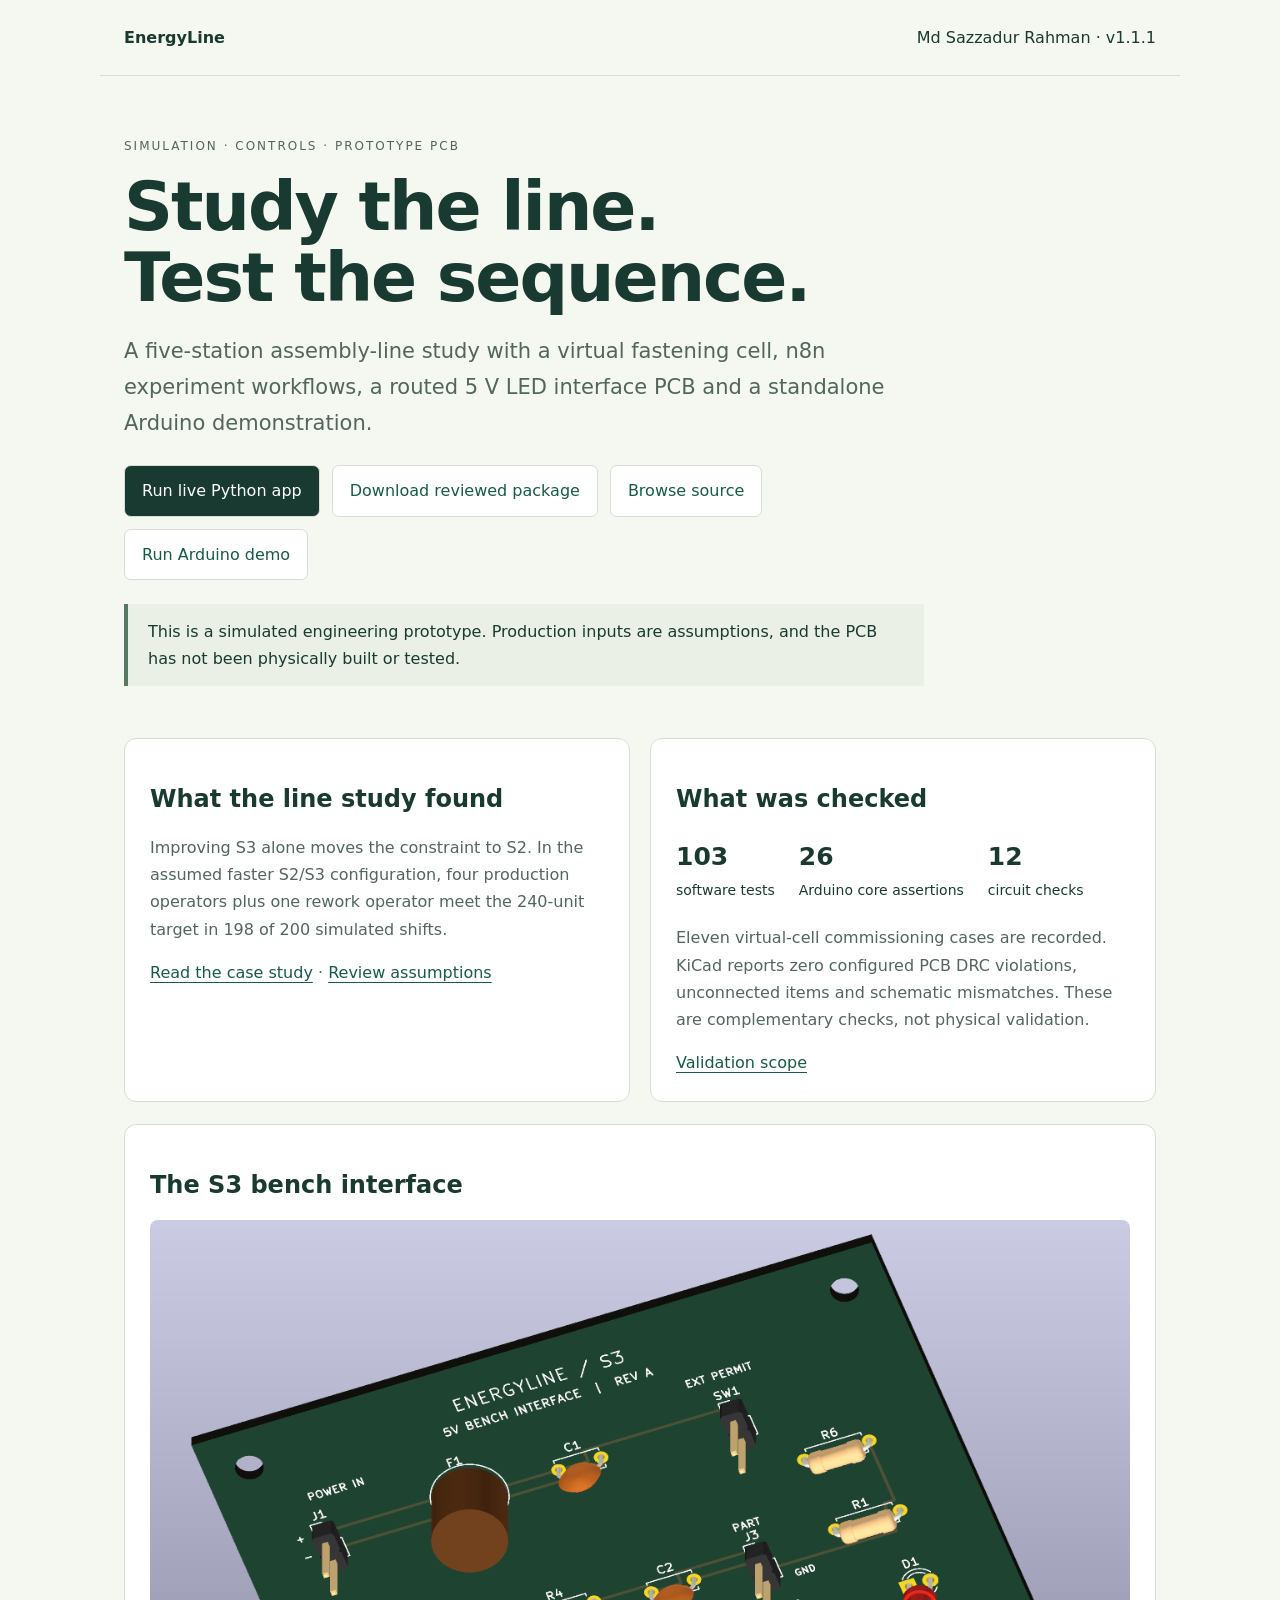
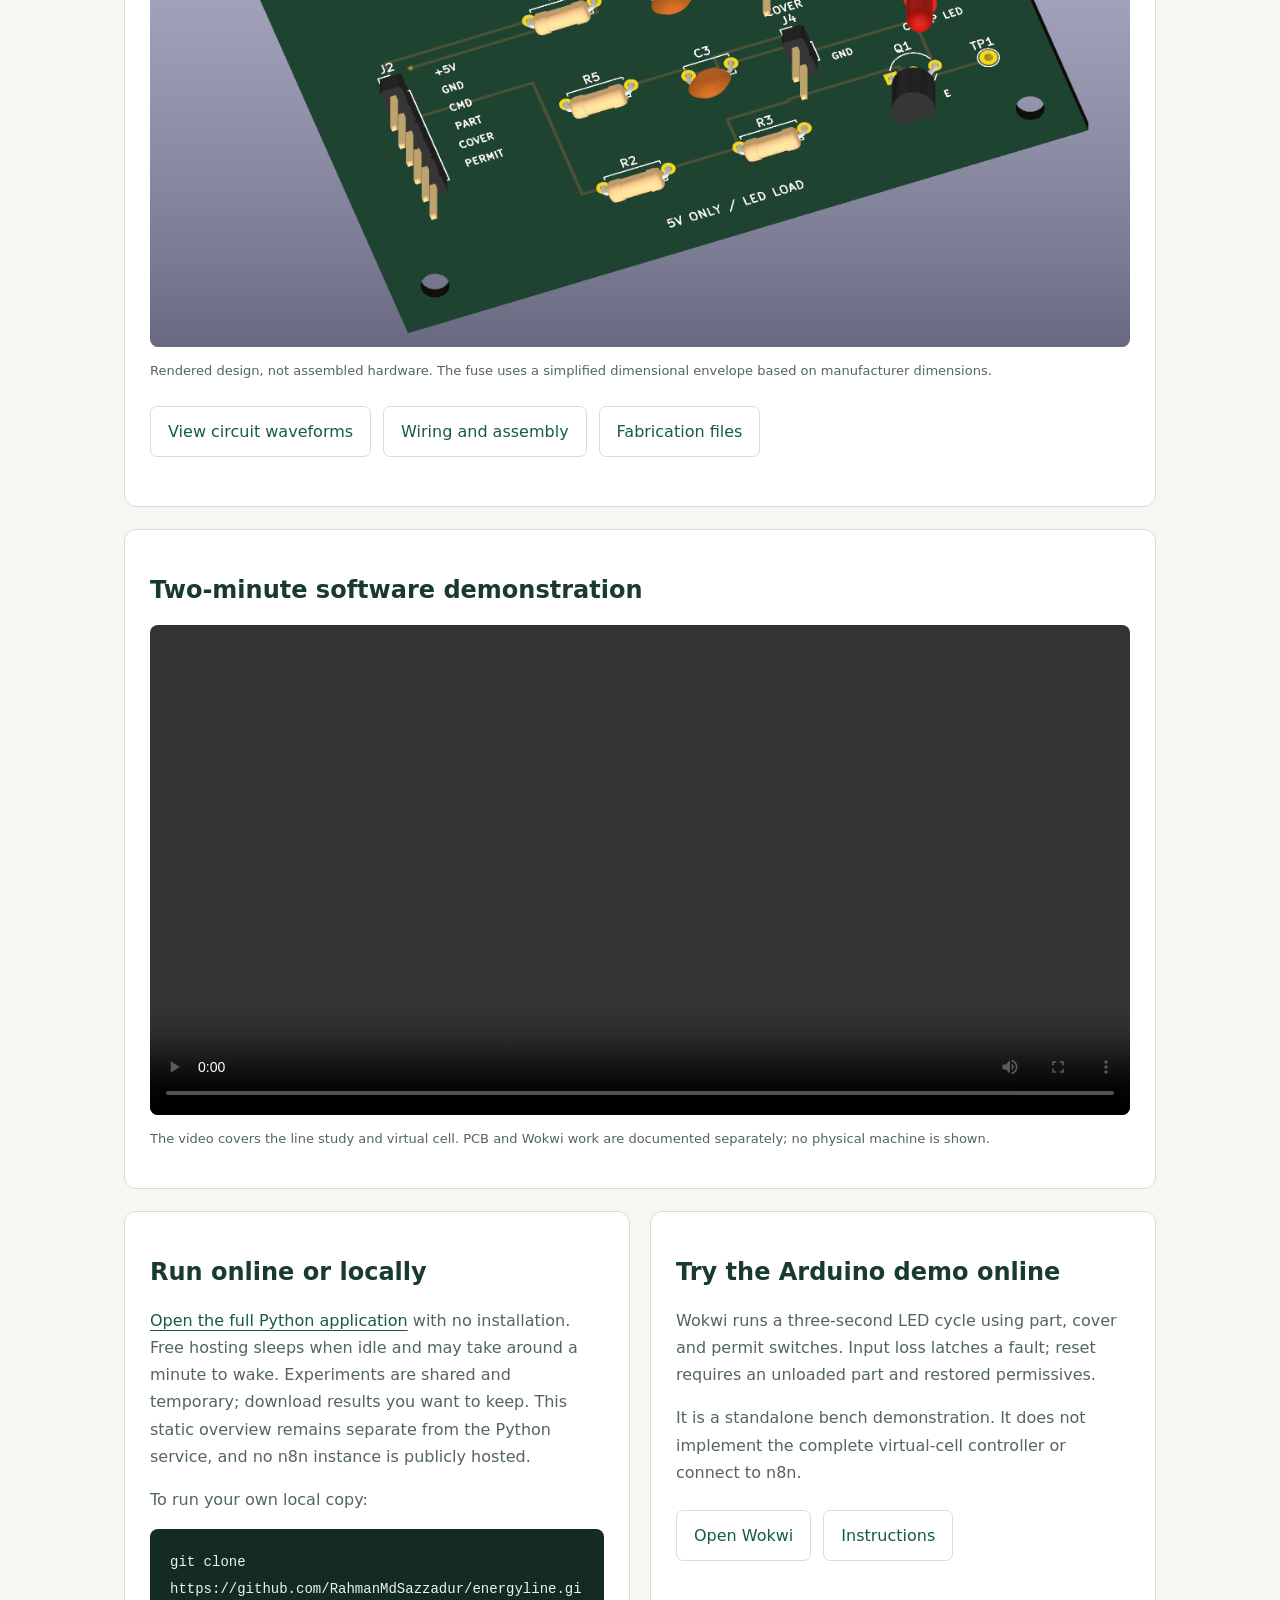
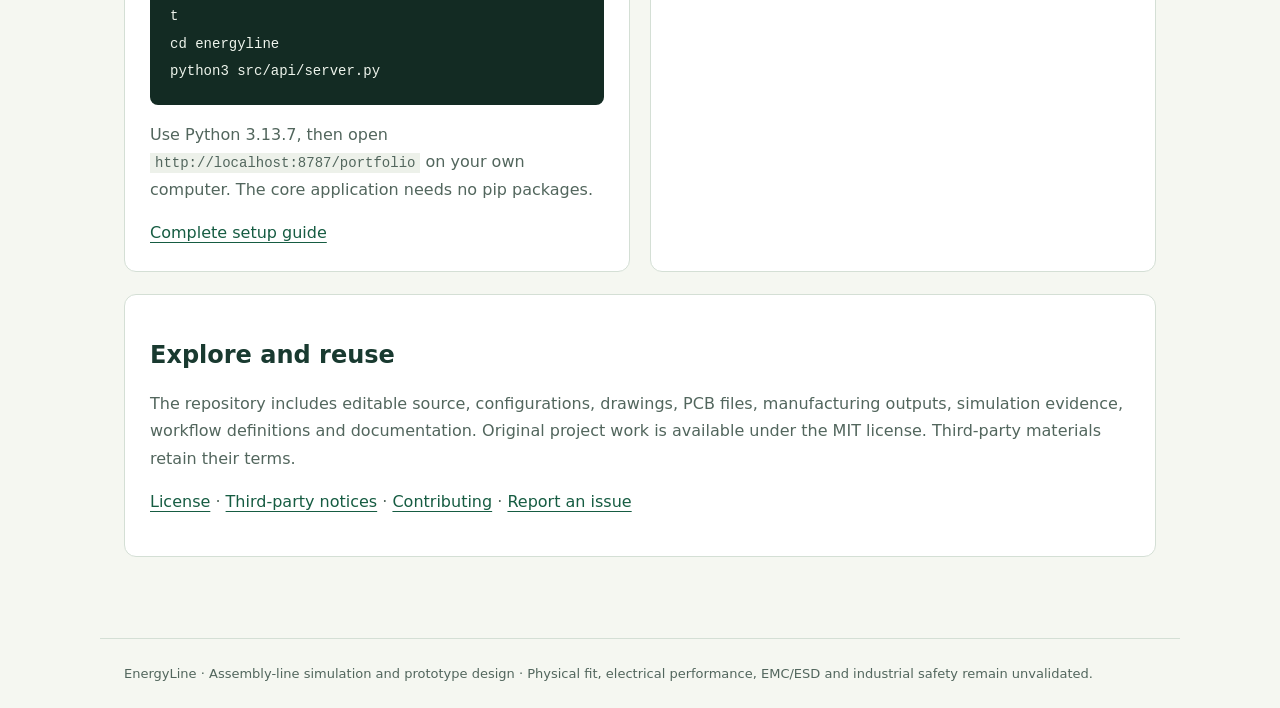
<file: index.html>
<!doctype html>
<html lang="en">
<head><meta charset="utf-8"><meta name="viewport" content="width=device-width,initial-scale=1"><meta name="description" content="EnergyLine: an assembly-line simulation, virtual S3 cell, prototype PCB and Arduino demonstration by Md Sazzadur Rahman."><title>EnergyLine | Simulation and prototype design</title>
<style>:root{color-scheme:light;--ink:#193a30;--muted:#52665d;--line:#d4dfd5}*{box-sizing:border-box}body{margin:0;background:#f5f7f1;color:var(--ink);font:16px/1.7 system-ui,sans-serif}main,header,footer{max-width:1080px;margin:auto;padding:24px}header{display:flex;justify-content:space-between;gap:18px;border-bottom:1px solid var(--line)}a{color:#165c42;text-underline-offset:4px}h1{font-size:clamp(40px,7vw,68px);line-height:1.05;letter-spacing:-2px;margin:14px 0}h2{line-height:1.25}.intro{max-width:800px;padding:36px 0}.eyebrow{font-size:12px;letter-spacing:2px;text-transform:uppercase;color:var(--muted)}.lead{font-size:21px;color:var(--muted)}.actions{display:flex;flex-wrap:wrap;gap:12px;margin:24px 0}.actions a{padding:11px 17px;background:white;border:1px solid var(--line);border-radius:7px;text-decoration:none}.actions .primary{background:var(--ink);color:white}.grid{display:grid;grid-template-columns:repeat(2,minmax(0,1fr));gap:20px}.panel{background:white;border:1px solid var(--line);border-radius:12px;padding:25px;margin:22px 0}.grid .panel{margin:0}.panel p{color:var(--muted)}img,video{display:block;width:100%;border-radius:8px;background:#e7eee6}.caption{font-size:13px}.status{padding:14px 20px;border-left:4px solid #547b61;background:#eaf0e5}code{font-size:14px;background:#edf1ea;padding:2px 5px}pre{white-space:pre-wrap;overflow-wrap:anywhere;background:#132b23;color:#eef4ec;padding:20px;border-radius:8px}pre code{background:none;color:inherit;padding:0}.metrics{display:flex;flex-wrap:wrap;gap:24px;font-size:14px;margin:22px 0}.metrics strong{font-size:25px;display:block}footer{font-size:13px;color:var(--muted);border-top:1px solid var(--line);margin-top:35px}@media(max-width:700px){.grid{grid-template-columns:1fr}header{font-size:14px}.lead{font-size:18px}}</style></head>
<body><header><strong>EnergyLine</strong><span>Md Sazzadur Rahman · v1.1.1</span></header><main>
<section class="intro"><div class="eyebrow">Simulation · controls · prototype PCB</div><h1>Study the line.<br>Test the sequence.</h1><p class="lead">A five-station assembly-line study with a virtual fastening cell, n8n experiment workflows, a routed 5 V LED interface PCB and a standalone Arduino demonstration.</p><div class="actions"><a class="primary" href="https://energyline-demo.onrender.com/">Run live Python app</a><a href="https://github.com/RahmanMdSazzadur/energyline/releases/download/v1.1.1/EnergyLine-v1.1.1-final.zip">Download reviewed package</a><a href="https://github.com/RahmanMdSazzadur/energyline">Browse source</a><a href="https://wokwi.com/projects/480261288480719873">Run Arduino demo</a></div><p class="status">This is a simulated engineering prototype. Production inputs are assumptions, and the PCB has not been physically built or tested.</p></section>
<section class="grid"><article class="panel"><h2>What the line study found</h2><p>Improving S3 alone moves the constraint to S2. In the assumed faster S2/S3 configuration, four production operators plus one rework operator meet the 240-unit target in 198 of 200 simulated shifts.</p><p><a href="https://github.com/RahmanMdSazzadur/energyline/blob/main/docs/final_case_study.md">Read the case study</a> · <a href="https://github.com/RahmanMdSazzadur/energyline/blob/main/docs/assumptions_register.md">Review assumptions</a></p></article><article class="panel"><h2>What was checked</h2><div class="metrics"><span><strong>103</strong>software tests</span><span><strong>26</strong>Arduino core assertions</span><span><strong>12</strong>circuit checks</span></div><p>Eleven virtual-cell commissioning cases are recorded. KiCad reports zero configured PCB DRC violations, unconnected items and schematic mismatches. These are complementary checks, not physical validation.</p><a href="https://github.com/RahmanMdSazzadur/energyline/blob/main/docs/scope_and_validation.md">Validation scope</a></article></section>
<section class="panel"><h2>The S3 bench interface</h2><img src="electrical/s3_interface/exports/S3_rev_A_3d.png" alt="KiCad rendering of the EnergyLine S3 two-layer LED interface PCB"><p class="caption">Rendered design, not assembled hardware. The fuse uses a simplified dimensional envelope based on manufacturer dimensions.</p><div class="actions"><a href="electrical/s3_interface/simulation/report.html">View circuit waveforms</a><a href="https://github.com/RahmanMdSazzadur/energyline/blob/main/electrical/s3_interface/ASSEMBLY.md">Wiring and assembly</a><a href="https://github.com/RahmanMdSazzadur/energyline/tree/main/electrical/s3_interface/fabrication/rev_A">Fabrication files</a></div></section>
<section class="panel"><h2>Two-minute software demonstration</h2><video controls preload="metadata" aria-label="EnergyLine software demonstration"><source src="media/EnergyLine_demo.mp4" type="video/mp4"></video><p class="caption">The video covers the line study and virtual cell. PCB and Wokwi work are documented separately; no physical machine is shown.</p></section>
<section class="grid"><article class="panel"><h2>Run online or locally</h2><p><a href="https://energyline-demo.onrender.com/">Open the full Python application</a> with no installation. Free hosting sleeps when idle and may take around a minute to wake. Experiments are shared and temporary; download results you want to keep. This static overview remains separate from the Python service, and no n8n instance is publicly hosted.</p><p>To run your own local copy:</p><pre><code>git clone https://github.com/RahmanMdSazzadur/energyline.git
cd energyline
python3 src/api/server.py</code></pre><p>Use Python 3.13.7, then open <code>http://localhost:8787/portfolio</code> on your own computer. The core application needs no pip packages.</p><a href="https://github.com/RahmanMdSazzadur/energyline/blob/main/START_HERE.md">Complete setup guide</a></article><article class="panel"><h2>Try the Arduino demo online</h2><p>Wokwi runs a three-second LED cycle using part, cover and permit switches. Input loss latches a fault; reset requires an unloaded part and restored permissives.</p><p>It is a standalone bench demonstration. It does not implement the complete virtual-cell controller or connect to n8n.</p><div class="actions"><a href="https://wokwi.com/projects/480261288480719873">Open Wokwi</a><a href="https://github.com/RahmanMdSazzadur/energyline/blob/main/wokwi/README.md">Instructions</a></div></article></section>
<section class="panel"><h2>Explore and reuse</h2><p>The repository includes editable source, configurations, drawings, PCB files, manufacturing outputs, simulation evidence, workflow definitions and documentation. Original project work is available under the MIT license. Third-party materials retain their terms.</p><p><a href="https://github.com/RahmanMdSazzadur/energyline/blob/main/LICENSE">License</a> · <a href="https://github.com/RahmanMdSazzadur/energyline/blob/main/THIRD_PARTY_NOTICES.md">Third-party notices</a> · <a href="https://github.com/RahmanMdSazzadur/energyline/blob/main/CONTRIBUTING.md">Contributing</a> · <a href="https://github.com/RahmanMdSazzadur/energyline/issues">Report an issue</a></p></section>
</main><footer>EnergyLine · Assembly-line simulation and prototype design · Physical fit, electrical performance, EMC/ESD and industrial safety remain unvalidated.</footer></body></html>
</file>
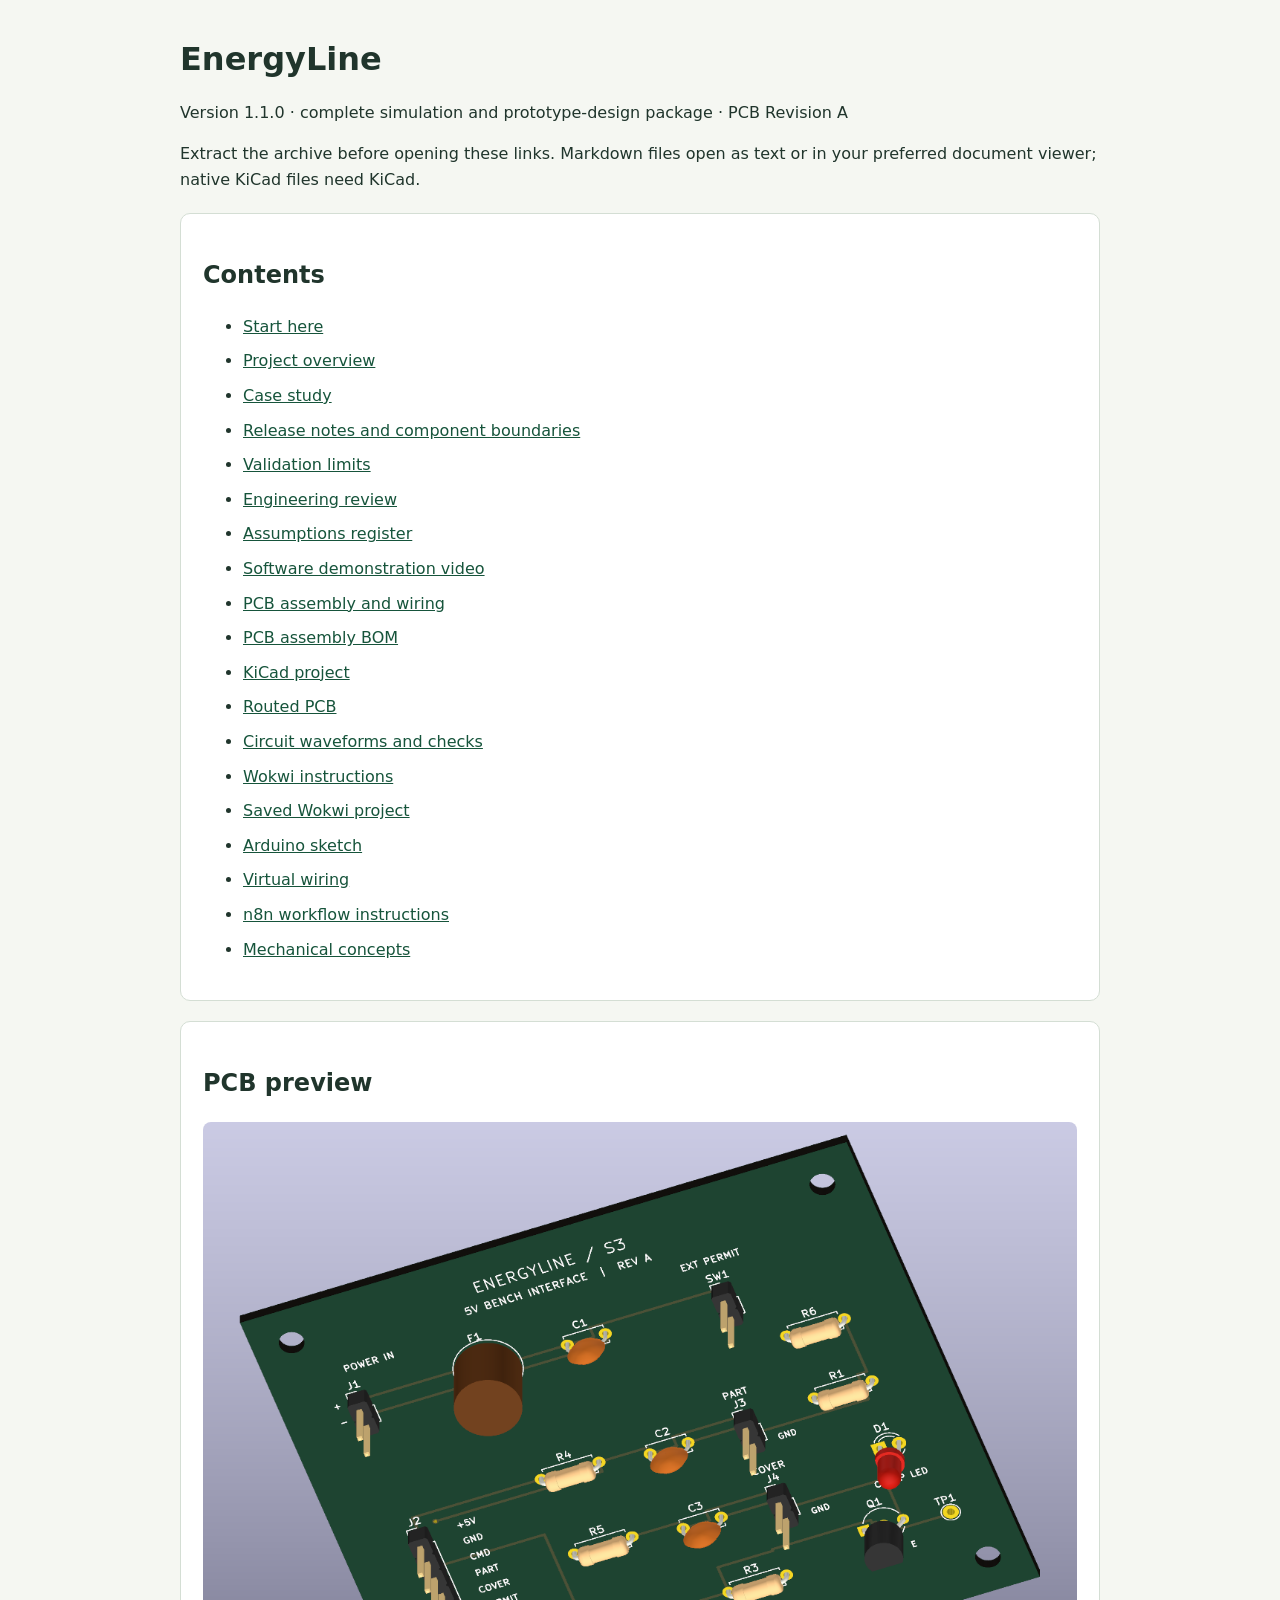
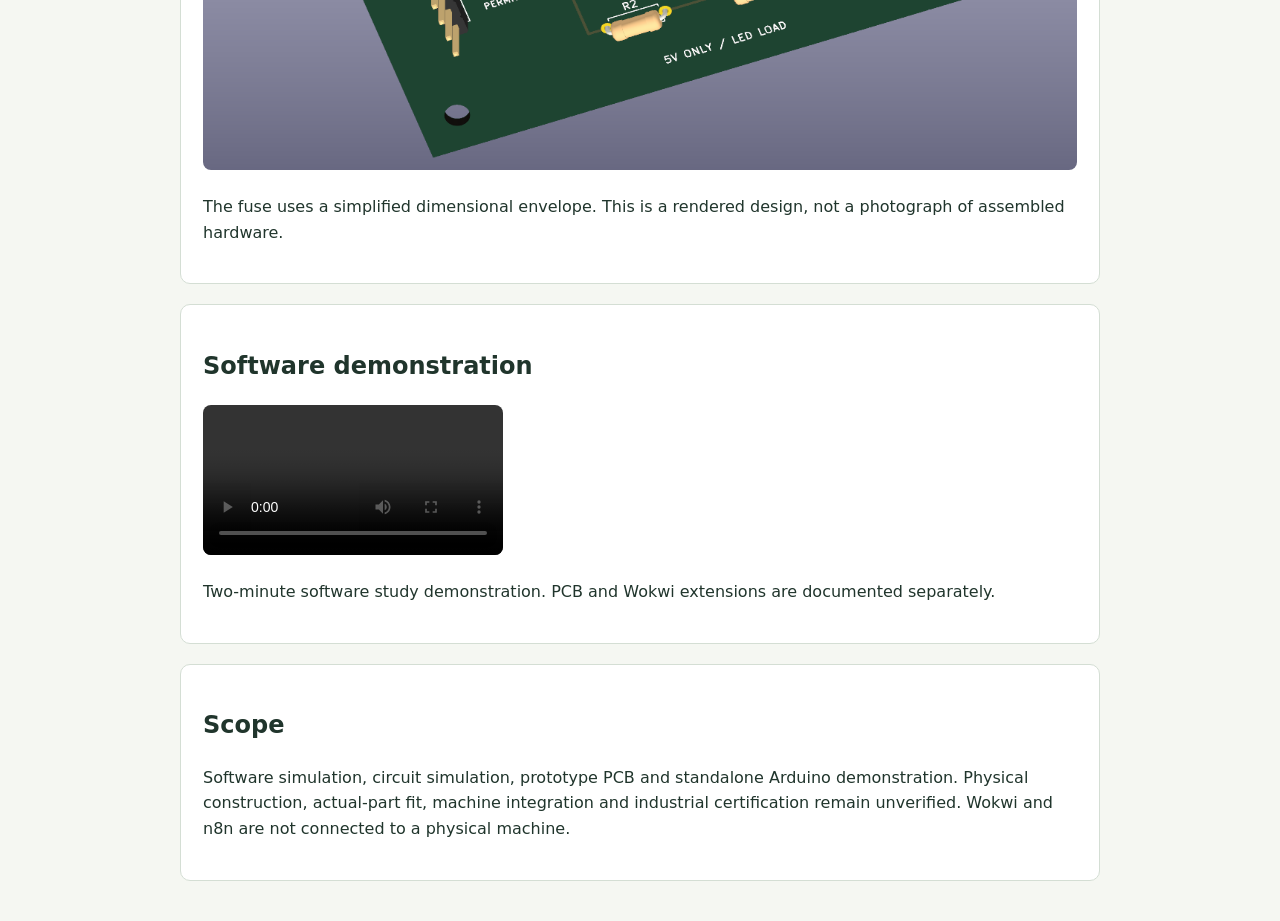
<file: RELEASE_INDEX.html>
<!doctype html><html lang="en"><head><meta charset="utf-8"><meta name="viewport" content="width=device-width,initial-scale=1"><title>EnergyLine 1.1.0 — release contents</title><style>body{font:16px/1.6 system-ui,sans-serif;max-width:920px;margin:40px auto;padding:0 24px;color:#20352c;background:#f5f7f2}h1{line-height:1.2}a{color:#16543b}li{margin:9px 0}img,video{max-width:100%;border-radius:8px}section{background:white;padding:22px;margin:20px 0;border:1px solid #d4ded4;border-radius:10px}</style></head><body><h1>EnergyLine</h1><p>Version 1.1.0 · complete simulation and prototype-design package · PCB Revision A</p><p>Extract the archive before opening these links. Markdown files open as text or in your preferred document viewer; native KiCad files need KiCad.</p><section><h2>Contents</h2><ul><li><a href="START_HERE.md">Start here</a></li><li><a href="README.md">Project overview</a></li><li><a href="docs/final_case_study.md">Case study</a></li><li><a href="docs/release_notes.md">Release notes and component boundaries</a></li><li><a href="docs/scope_and_validation.md">Validation limits</a></li><li><a href="docs/engineering_review.md">Engineering review</a></li><li><a href="docs/assumptions_register.md">Assumptions register</a></li><li><a href="media/EnergyLine_demo.mp4">Software demonstration video</a></li><li><a href="electrical/s3_interface/ASSEMBLY.md">PCB assembly and wiring</a></li><li><a href="electrical/s3_interface/assembly_bom.csv">PCB assembly BOM</a></li><li><a href="electrical/s3_interface/S3_interface.kicad_pro">KiCad project</a></li><li><a href="electrical/s3_interface/S3_interface.kicad_pcb">Routed PCB</a></li><li><a href="electrical/s3_interface/simulation/report.html">Circuit waveforms and checks</a></li><li><a href="wokwi/README.md">Wokwi instructions</a></li><li><a href="https://wokwi.com/projects/480261288480719873">Saved Wokwi project</a></li><li><a href="wokwi/sketch.ino">Arduino sketch</a></li><li><a href="wokwi/diagram.json">Virtual wiring</a></li><li><a href="n8n/README.md">n8n workflow instructions</a></li><li><a href="cad/README.md">Mechanical concepts</a></li></ul></section><section><h2>PCB preview</h2><img src="electrical/s3_interface/exports/S3_rev_A_3d.png" alt="KiCad rendering of the 5 V S3 LED bench prototype"><p>The fuse uses a simplified dimensional envelope. This is a rendered design, not a photograph of assembled hardware.</p></section><section><h2>Software demonstration</h2><video controls preload="metadata" src="media/EnergyLine_demo.mp4"></video><p>Two-minute software study demonstration. PCB and Wokwi extensions are documented separately.</p></section><section><h2>Scope</h2><p>Software simulation, circuit simulation, prototype PCB and standalone Arduino demonstration. Physical construction, actual-part fit, machine integration and industrial certification remain unverified. Wokwi and n8n are not connected to a physical machine.</p></section></body></html>
</file>
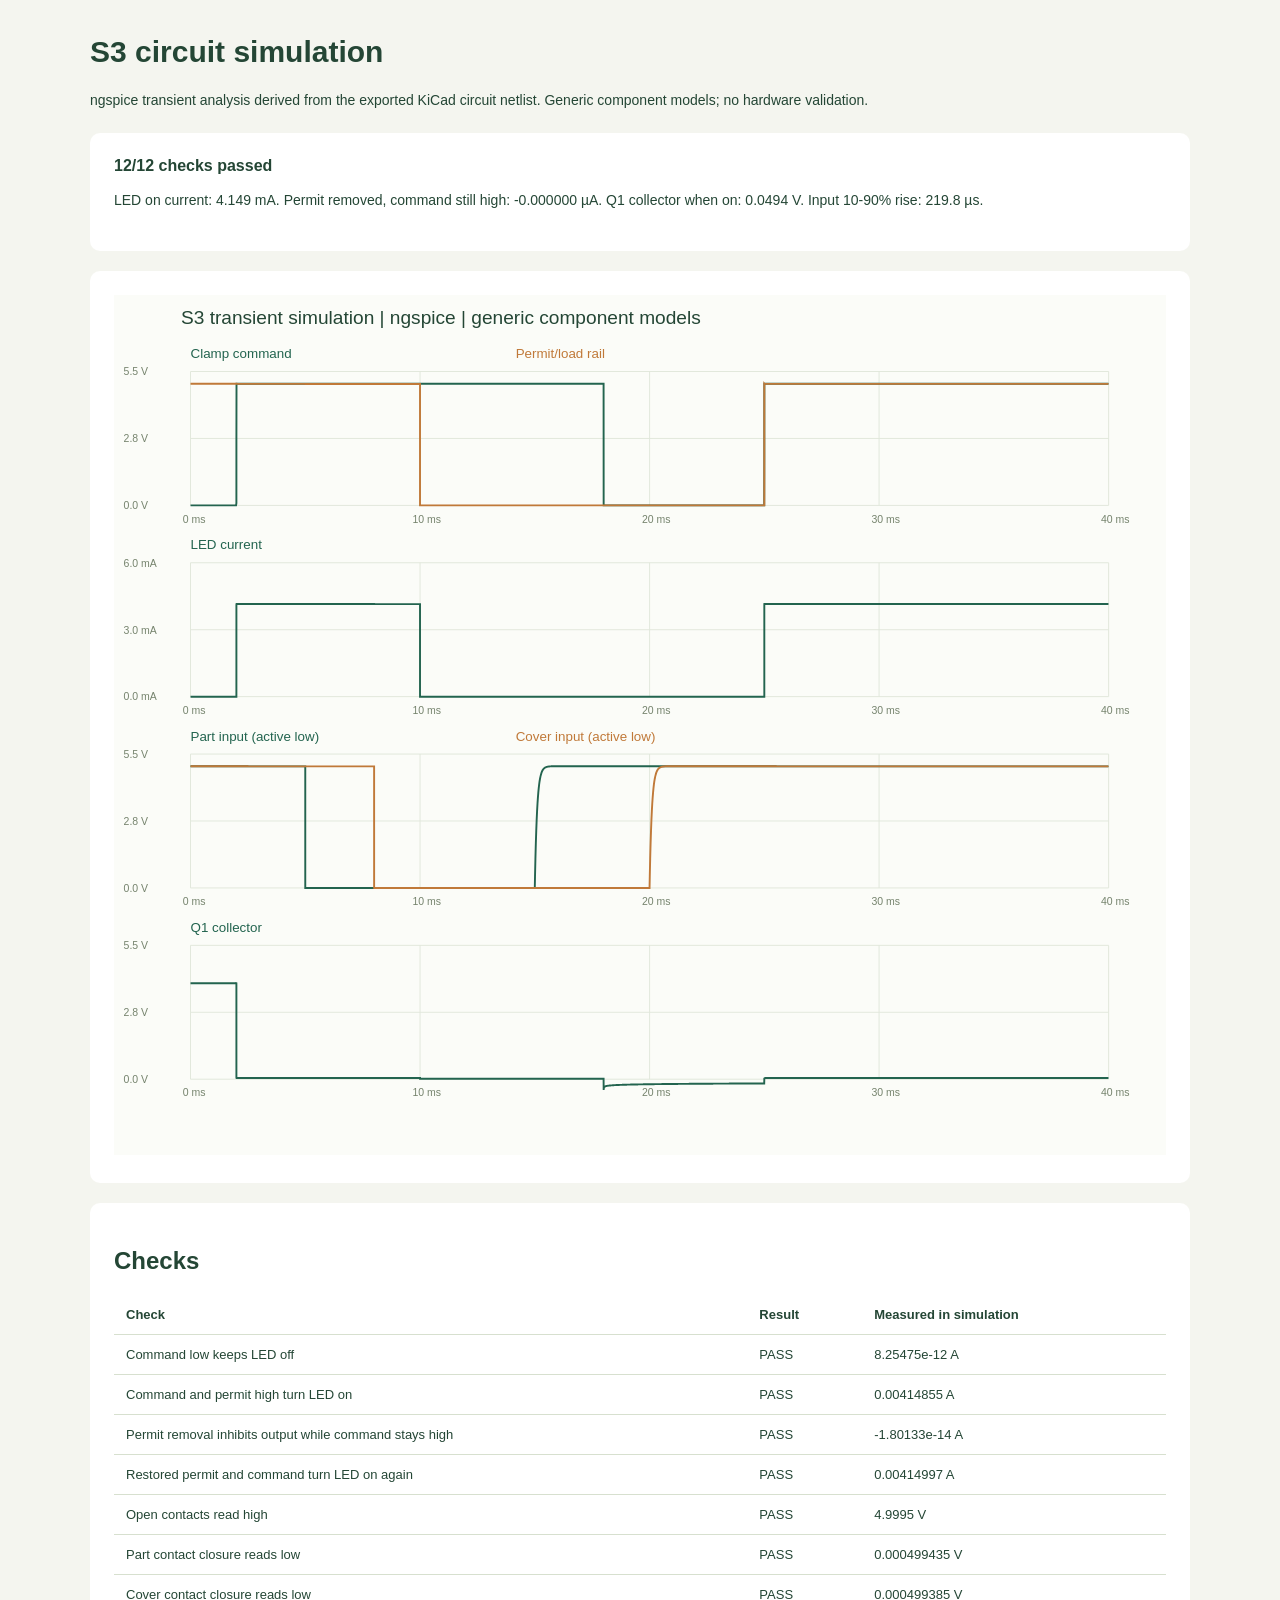
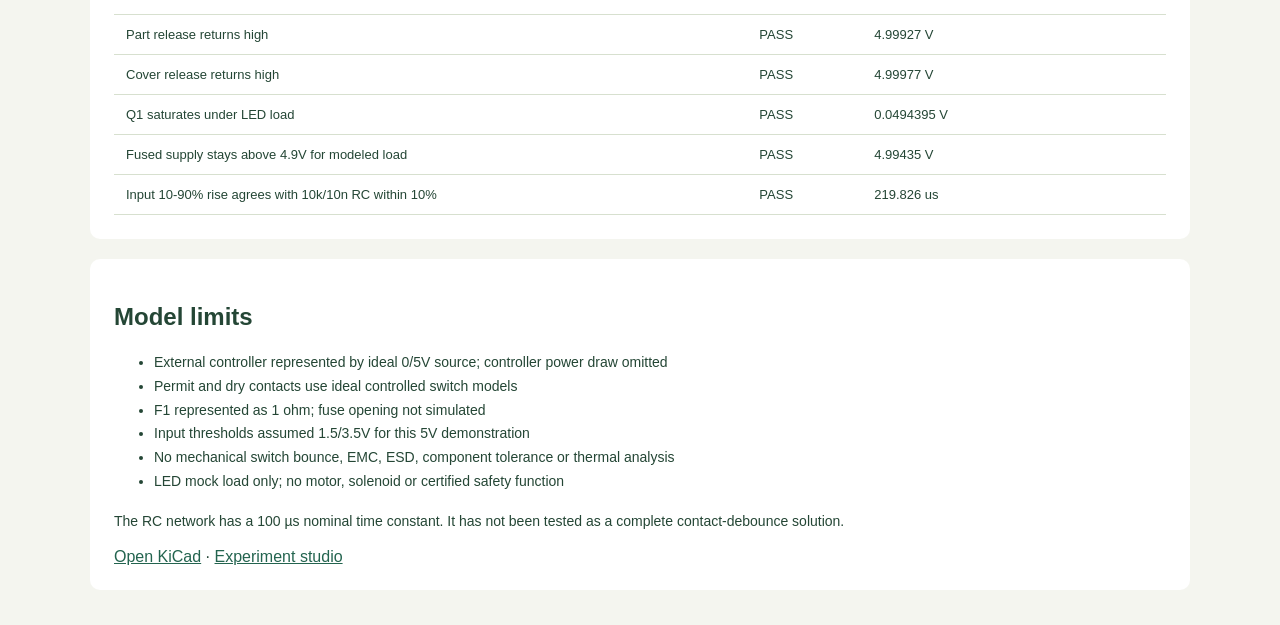
<file: web/circuit_simulation.html>
<!doctype html><html lang="en"><head><meta charset="utf-8"><meta name="viewport" content="width=device-width,initial-scale=1"><title>S3 circuit simulation</title><style>body{font-family:Arial,sans-serif;background:#f4f5ef;color:#244635;max-width:1100px;margin:35px auto;padding:0 20px}h1{font-size:30px}p,li{line-height:1.7;font-size:14px}table{border-collapse:collapse;width:100%;font-size:13px}td,th{padding:12px;border-bottom:1px solid #d7e0cf;text-align:left}.card{background:white;padding:24px;border-radius:10px;margin:20px 0}svg{width:100%;height:auto}a{color:#23644f}</style></head><body><h1>S3 circuit simulation</h1><p>ngspice transient analysis derived from the exported KiCad circuit netlist. Generic component models; no hardware validation.</p><div class="card"><b>12/12 checks passed</b><p>LED on current: 4.149 mA. Permit removed, command still high: -0.000000 µA. Q1 collector when on: 0.0494 V. Input 10-90% rise: 219.8 µs.</p></div><div class="card"><svg xmlns="http://www.w3.org/2000/svg" viewBox="0 0 1100 900"><rect width="100%" height="100%" fill="#fbfcf8"/><g font-family="Arial,sans-serif"><text x="70" y="30" font-size="20" fill="#244635">S3 transient simulation | ngspice | generic component models</text><line x1="80" y1="80" x2="80" y2="220" stroke="#e1e7db"/><text x="72" y="238" font-size="11" fill="#75836d">0 ms</text><line x1="320" y1="80" x2="320" y2="220" stroke="#e1e7db"/><text x="312" y="238" font-size="11" fill="#75836d">10 ms</text><line x1="560" y1="80" x2="560" y2="220" stroke="#e1e7db"/><text x="552" y="238" font-size="11" fill="#75836d">20 ms</text><line x1="800" y1="80" x2="800" y2="220" stroke="#e1e7db"/><text x="792" y="238" font-size="11" fill="#75836d">30 ms</text><line x1="1040" y1="80" x2="1040" y2="220" stroke="#e1e7db"/><text x="1032" y="238" font-size="11" fill="#75836d">40 ms</text><line x1="80" y1="220" x2="1040" y2="220" stroke="#e1e7db"/><text x="10" y="224" font-size="11" fill="#75836d">0.0 V</text><line x1="80" y1="150" x2="1040" y2="150" stroke="#e1e7db"/><text x="10" y="154" font-size="11" fill="#75836d">2.8 V</text><line x1="80" y1="80" x2="1040" y2="80" stroke="#e1e7db"/><text x="10" y="84" font-size="11" fill="#75836d">5.5 V</text><polyline points="80.00,220.00 80.11,220.00 80.54,220.00 80.97,220.00 81.41,220.00 81.84,220.00 82.27,220.00 82.70,220.00 83.13,220.00 83.57,220.00 84.00,220.00 84.43,220.00 84.86,220.00 85.29,220.00 85.73,220.00 86.16,220.00 86.59,220.00 87.02,220.00 87.45,220.00 87.89,220.00 88.32,220.00 88.75,220.00 89.18,220.00 89.61,220.00 90.05,220.00 90.48,220.00 90.91,220.00 91.34,220.00 91.77,220.00 92.21,220.00 92.64,220.00 93.07,220.00 93.50,220.00 93.93,220.00 94.37,220.00 94.80,220.00 95.23,220.00 95.66,220.00 96.09,220.00 96.53,220.00 96.96,220.00 97.39,220.00 97.82,220.00 98.25,220.00 98.69,220.00 99.12,220.00 99.55,220.00 99.98,220.00 100.41,220.00 100.85,220.00 101.28,220.00 101.71,220.00 102.14,220.00 102.57,220.00 103.01,220.00 103.44,220.00 103.87,220.00 104.30,220.00 104.73,220.00 105.17,220.00 105.60,220.00 106.03,220.00 106.46,220.00 106.89,220.00 107.33,220.00 107.76,220.00 108.19,220.00 108.62,220.00 109.05,220.00 109.49,220.00 109.92,220.00 110.35,220.00 110.78,220.00 111.21,220.00 111.65,220.00 112.08,220.00 112.51,220.00 112.94,220.00 113.37,220.00 113.81,220.00 114.24,220.00 114.67,220.00 115.10,220.00 115.53,220.00 115.97,220.00 116.40,220.00 116.83,220.00 117.26,220.00 117.69,220.00 118.13,220.00 118.56,220.00 118.99,220.00 119.42,220.00 119.85,220.00 120.29,220.00 120.72,220.00 121.15,220.00 121.58,220.00 122.01,220.00 122.45,220.00 122.88,220.00 123.31,220.00 123.74,220.00 124.17,220.00 124.61,220.00 125.04,220.00 125.47,220.00 125.90,220.00 126.33,220.00 126.77,220.00 127.20,220.00 127.63,220.00 127.98,217.65 127.99,147.92 128.10,92.73 128.53,92.73 128.96,92.73 129.40,92.73 129.83,92.73 130.26,92.73 130.69,92.73 131.12,92.73 131.56,92.73 131.99,92.73 132.42,92.73 132.85,92.73 133.28,92.73 133.72,92.73 134.15,92.73 134.58,92.73 135.01,92.73 135.44,92.73 135.88,92.73 136.31,92.73 136.74,92.73 137.17,92.73 137.60,92.73 138.04,92.73 138.47,92.73 138.90,92.73 139.33,92.73 139.76,92.73 140.20,92.73 140.63,92.73 141.06,92.73 141.49,92.73 141.92,92.73 142.36,92.73 142.79,92.73 143.22,92.73 143.65,92.73 144.08,92.73 144.52,92.73 144.95,92.73 145.38,92.73 145.81,92.73 146.24,92.73 146.68,92.73 147.11,92.73 147.54,92.73 147.97,92.73 148.40,92.73 148.84,92.73 149.27,92.73 149.70,92.73 150.13,92.73 150.56,92.73 151.00,92.73 151.43,92.73 151.86,92.73 152.29,92.73 152.72,92.73 153.16,92.73 153.59,92.73 154.02,92.73 154.45,92.73 154.88,92.73 155.32,92.73 155.75,92.73 156.18,92.73 156.61,92.73 157.04,92.73 157.48,92.73 157.91,92.73 158.34,92.73 158.77,92.73 159.20,92.73 159.64,92.73 160.07,92.73 160.50,92.73 160.93,92.73 161.36,92.73 161.80,92.73 162.23,92.73 162.66,92.73 163.09,92.73 163.52,92.73 163.96,92.73 164.39,92.73 164.82,92.73 165.25,92.73 165.68,92.73 166.12,92.73 166.55,92.73 166.98,92.73 167.41,92.73 167.84,92.73 168.28,92.73 168.71,92.73 169.14,92.73 169.57,92.73 170.00,92.73 170.44,92.73 170.87,92.73 171.30,92.73 171.73,92.73 172.16,92.73 172.60,92.73 173.03,92.73 173.46,92.73 173.89,92.73 174.32,92.73 174.76,92.73 175.19,92.73 175.62,92.73 176.05,92.73 176.48,92.73 176.92,92.73 177.35,92.73 177.78,92.73 178.21,92.73 178.64,92.73 179.08,92.73 179.51,92.73 179.94,92.73 180.37,92.73 180.80,92.73 181.24,92.73 181.67,92.73 182.10,92.73 182.53,92.73 182.96,92.73 183.40,92.73 183.83,92.73 184.26,92.73 184.69,92.73 185.12,92.73 185.56,92.73 185.99,92.73 186.42,92.73 186.85,92.73 187.28,92.73 187.72,92.73 188.15,92.73 188.58,92.73 189.01,92.73 189.44,92.73 189.88,92.73 190.31,92.73 190.74,92.73 191.17,92.73 191.60,92.73 192.04,92.73 192.47,92.73 192.90,92.73 193.33,92.73 193.76,92.73 194.20,92.73 194.63,92.73 195.06,92.73 195.49,92.73 195.92,92.73 196.36,92.73 196.79,92.73 197.22,92.73 197.65,92.73 198.08,92.73 198.52,92.73 198.95,92.73 199.38,92.73 199.81,92.73 199.99,92.73 199.99,92.73 199.99,92.73 200.00,92.73 200.30,92.73 200.73,92.73 201.16,92.73 201.59,92.73 202.02,92.73 202.46,92.73 202.89,92.73 203.32,92.73 203.75,92.73 204.18,92.73 204.62,92.73 205.05,92.73 205.48,92.73 205.91,92.73 206.34,92.73 206.78,92.73 207.21,92.73 207.64,92.73 208.07,92.73 208.50,92.73 208.94,92.73 209.37,92.73 209.80,92.73 210.23,92.73 210.66,92.73 211.10,92.73 211.53,92.73 211.96,92.73 212.39,92.73 212.82,92.73 213.26,92.73 213.69,92.73 214.12,92.73 214.55,92.73 214.98,92.73 215.42,92.73 215.85,92.73 216.28,92.73 216.71,92.73 217.14,92.73 217.58,92.73 218.01,92.73 218.44,92.73 218.87,92.73 219.30,92.73 219.74,92.73 220.17,92.73 220.60,92.73 221.03,92.73 221.46,92.73 221.90,92.73 222.33,92.73 222.76,92.73 223.19,92.73 223.62,92.73 224.06,92.73 224.49,92.73 224.92,92.73 225.35,92.73 225.78,92.73 226.22,92.73 226.65,92.73 227.08,92.73 227.51,92.73 227.94,92.73 228.38,92.73 228.81,92.73 229.24,92.73 229.67,92.73 230.10,92.73 230.54,92.73 230.97,92.73 231.40,92.73 231.83,92.73 232.26,92.73 232.70,92.73 233.13,92.73 233.56,92.73 233.99,92.73 234.42,92.73 234.86,92.73 235.29,92.73 235.72,92.73 236.15,92.73 236.58,92.73 237.02,92.73 237.45,92.73 237.88,92.73 238.31,92.73 238.74,92.73 239.18,92.73 239.61,92.73 240.04,92.73 240.47,92.73 240.90,92.73 241.34,92.73 241.77,92.73 242.20,92.73 242.63,92.73 243.06,92.73 243.50,92.73 243.93,92.73 244.36,92.73 244.79,92.73 245.22,92.73 245.66,92.73 246.09,92.73 246.52,92.73 246.95,92.73 247.38,92.73 247.82,92.73 248.25,92.73 248.68,92.73 249.11,92.73 249.54,92.73 249.98,92.73 250.41,92.73 250.84,92.73 251.27,92.73 251.70,92.73 252.14,92.73 252.57,92.73 253.00,92.73 253.43,92.73 253.86,92.73 254.30,92.73 254.73,92.73 255.16,92.73 255.59,92.73 256.02,92.73 256.46,92.73 256.89,92.73 257.32,92.73 257.75,92.73 258.18,92.73 258.62,92.73 259.05,92.73 259.48,92.73 259.91,92.73 260.34,92.73 260.78,92.73 261.21,92.73 261.64,92.73 262.07,92.73 262.50,92.73 262.94,92.73 263.37,92.73 263.80,92.73 264.23,92.73 264.66,92.73 265.10,92.73 265.53,92.73 265.96,92.73 266.39,92.73 266.82,92.73 267.26,92.73 267.69,92.73 268.12,92.73 268.55,92.73 268.98,92.73 269.42,92.73 269.85,92.73 270.28,92.73 270.71,92.73 271.14,92.73 271.58,92.73 271.98,92.73 271.99,92.73 271.99,92.73 272.00,92.73 272.06,92.73 272.49,92.73 272.92,92.73 273.35,92.73 273.78,92.73 274.22,92.73 274.65,92.73 275.08,92.73 275.51,92.73 275.94,92.73 276.38,92.73 276.81,92.73 277.24,92.73 277.67,92.73 278.10,92.73 278.54,92.73 278.97,92.73 279.40,92.73 279.83,92.73 280.26,92.73 280.70,92.73 281.13,92.73 281.56,92.73 281.99,92.73 282.42,92.73 282.86,92.73 283.29,92.73 283.72,92.73 284.15,92.73 284.58,92.73 285.02,92.73 285.45,92.73 285.88,92.73 286.31,92.73 286.74,92.73 287.18,92.73 287.61,92.73 288.04,92.73 288.47,92.73 288.90,92.73 289.34,92.73 289.77,92.73 290.20,92.73 290.63,92.73 291.06,92.73 291.50,92.73 291.93,92.73 292.36,92.73 292.79,92.73 293.22,92.73 293.66,92.73 294.09,92.73 294.52,92.73 294.95,92.73 295.38,92.73 295.82,92.73 296.25,92.73 296.68,92.73 297.11,92.73 297.54,92.73 297.98,92.73 298.41,92.73 298.84,92.73 299.27,92.73 299.70,92.73 300.14,92.73 300.57,92.73 301.00,92.73 301.43,92.73 301.86,92.73 302.30,92.73 302.73,92.73 303.16,92.73 303.59,92.73 304.02,92.73 304.46,92.73 304.89,92.73 305.32,92.73 305.75,92.73 306.18,92.73 306.62,92.73 307.05,92.73 307.48,92.73 307.91,92.73 308.34,92.73 308.78,92.73 309.21,92.73 309.64,92.73 310.07,92.73 310.50,92.73 310.94,92.73 311.37,92.73 311.80,92.73 312.23,92.73 312.66,92.73 313.10,92.73 313.53,92.73 313.96,92.73 314.39,92.73 314.82,92.73 315.26,92.73 315.69,92.73 316.12,92.73 316.55,92.73 316.98,92.73 317.42,92.73 317.85,92.73 318.28,92.73 318.71,92.73 319.14,92.73 319.58,92.73 319.98,92.73 319.99,92.73 320.00,92.73 320.25,92.73 320.68,92.73 321.11,92.73 321.54,92.73 321.97,92.73 322.41,92.73 322.84,92.73 323.27,92.73 323.70,92.73 324.13,92.73 324.57,92.73 325.00,92.73 325.43,92.73 325.86,92.73 326.29,92.73 326.73,92.73 327.16,92.73 327.59,92.73 328.02,92.73 328.45,92.73 328.89,92.73 329.32,92.73 329.75,92.73 330.18,92.73 330.61,92.73 331.05,92.73 331.48,92.73 331.91,92.73 332.34,92.73 332.77,92.73 333.21,92.73 333.64,92.73 334.07,92.73 334.50,92.73 334.93,92.73 335.37,92.73 335.80,92.73 336.23,92.73 336.66,92.73 337.09,92.73 337.53,92.73 337.96,92.73 338.39,92.73 338.82,92.73 339.25,92.73 339.69,92.73 340.12,92.73 340.55,92.73 340.98,92.73 341.41,92.73 341.85,92.73 342.28,92.73 342.71,92.73 343.14,92.73 343.57,92.73 344.01,92.73 344.44,92.73 344.87,92.73 345.30,92.73 345.73,92.73 346.17,92.73 346.60,92.73 347.03,92.73 347.46,92.73 347.89,92.73 348.33,92.73 348.76,92.73 349.19,92.73 349.62,92.73 350.05,92.73 350.49,92.73 350.92,92.73 351.35,92.73 351.78,92.73 352.21,92.73 352.65,92.73 353.08,92.73 353.51,92.73 353.94,92.73 354.37,92.73 354.81,92.73 355.24,92.73 355.67,92.73 356.10,92.73 356.53,92.73 356.97,92.73 357.40,92.73 357.83,92.73 358.26,92.73 358.69,92.73 359.13,92.73 359.56,92.73 359.99,92.73 360.42,92.73 360.85,92.73 361.29,92.73 361.72,92.73 362.15,92.73 362.58,92.73 363.01,92.73 363.45,92.73 363.88,92.73 364.31,92.73 364.74,92.73 365.17,92.73 365.61,92.73 366.04,92.73 366.47,92.73 366.90,92.73 367.33,92.73 367.77,92.73 368.20,92.73 368.63,92.73 369.06,92.73 369.49,92.73 369.93,92.73 370.36,92.73 370.79,92.73 371.22,92.73 371.65,92.73 372.09,92.73 372.52,92.73 372.95,92.73 373.38,92.73 373.81,92.73 374.25,92.73 374.68,92.73 375.11,92.73 375.54,92.73 375.97,92.73 376.41,92.73 376.84,92.73 377.27,92.73 377.70,92.73 378.13,92.73 378.57,92.73 379.00,92.73 379.43,92.73 379.86,92.73 380.29,92.73 380.73,92.73 381.16,92.73 381.59,92.73 382.02,92.73 382.45,92.73 382.89,92.73 383.32,92.73 383.75,92.73 384.18,92.73 384.61,92.73 385.05,92.73 385.48,92.73 385.91,92.73 386.34,92.73 386.77,92.73 387.21,92.73 387.64,92.73 388.07,92.73 388.50,92.73 388.93,92.73 389.37,92.73 389.80,92.73 390.23,92.73 390.66,92.73 391.09,92.73 391.53,92.73 391.96,92.73 392.39,92.73 392.82,92.73 393.25,92.73 393.69,92.73 394.12,92.73 394.55,92.73 394.98,92.73 395.41,92.73 395.85,92.73 396.28,92.73 396.71,92.73 397.14,92.73 397.57,92.73 398.01,92.73 398.44,92.73 398.87,92.73 399.30,92.73 399.73,92.73 400.17,92.73 400.60,92.73 401.03,92.73 401.46,92.73 401.89,92.73 402.33,92.73 402.76,92.73 403.19,92.73 403.62,92.73 404.05,92.73 404.49,92.73 404.92,92.73 405.35,92.73 405.78,92.73 406.21,92.73 406.65,92.73 407.08,92.73 407.51,92.73 407.94,92.73 408.37,92.73 408.81,92.73 409.24,92.73 409.67,92.73 410.10,92.73 410.53,92.73 410.97,92.73 411.40,92.73 411.83,92.73 412.26,92.73 412.69,92.73 413.13,92.73 413.56,92.73 413.99,92.73 414.42,92.73 414.85,92.73 415.29,92.73 415.72,92.73 416.15,92.73 416.58,92.73 417.01,92.73 417.45,92.73 417.88,92.73 418.31,92.73 418.74,92.73 419.17,92.73 419.61,92.73 420.04,92.73 420.47,92.73 420.90,92.73 421.33,92.73 421.77,92.73 422.20,92.73 422.63,92.73 423.06,92.73 423.49,92.73 423.93,92.73 424.36,92.73 424.79,92.73 425.22,92.73 425.65,92.73 426.09,92.73 426.52,92.73 426.95,92.73 427.38,92.73 427.81,92.73 428.25,92.73 428.68,92.73 429.11,92.73 429.54,92.73 429.97,92.73 430.41,92.73 430.84,92.73 431.27,92.73 431.70,92.73 432.13,92.73 432.57,92.73 433.00,92.73 433.43,92.73 433.86,92.73 434.29,92.73 434.73,92.73 435.16,92.73 435.59,92.73 436.02,92.73 436.45,92.73 436.89,92.73 437.32,92.73 437.75,92.73 438.18,92.73 438.61,92.73 439.05,92.73 439.48,92.73 439.91,92.73 439.99,92.73 440.00,92.73 440.22,92.73 440.65,92.73 441.08,92.73 441.52,92.73 441.95,92.73 442.38,92.73 442.81,92.73 443.24,92.73 443.68,92.73 444.11,92.73 444.54,92.73 444.97,92.73 445.40,92.73 445.84,92.73 446.27,92.73 446.70,92.73 447.13,92.73 447.56,92.73 448.00,92.73 448.43,92.73 448.86,92.73 449.29,92.73 449.72,92.73 450.16,92.73 450.59,92.73 451.02,92.73 451.45,92.73 451.88,92.73 452.32,92.73 452.75,92.73 453.18,92.73 453.61,92.73 454.04,92.73 454.48,92.73 454.91,92.73 455.34,92.73 455.77,92.73 456.20,92.73 456.64,92.73 457.07,92.73 457.50,92.73 457.93,92.73 458.36,92.73 458.80,92.73 459.23,92.73 459.66,92.73 460.09,92.73 460.52,92.73 460.96,92.73 461.39,92.73 461.82,92.73 462.25,92.73 462.68,92.73 463.12,92.73 463.55,92.73 463.98,92.73 464.41,92.73 464.84,92.73 465.28,92.73 465.71,92.73 466.14,92.73 466.57,92.73 467.00,92.73 467.44,92.73 467.87,92.73 468.30,92.73 468.73,92.73 469.16,92.73 469.60,92.73 470.03,92.73 470.46,92.73 470.89,92.73 471.32,92.73 471.76,92.73 472.19,92.73 472.62,92.73 473.05,92.73 473.48,92.73 473.92,92.73 474.35,92.73 474.78,92.73 475.21,92.73 475.64,92.73 476.08,92.73 476.51,92.73 476.94,92.73 477.37,92.73 477.80,92.73 478.24,92.73 478.67,92.73 479.10,92.73 479.53,92.73 479.96,92.73 480.40,92.73 480.83,92.73 481.26,92.73 481.69,92.73 482.12,92.73 482.56,92.73 482.99,92.73 483.42,92.73 483.85,92.73 484.28,92.73 484.72,92.73 485.15,92.73 485.58,92.73 486.01,92.73 486.44,92.73 486.88,92.73 487.31,92.73 487.74,92.73 488.17,92.73 488.60,92.73 489.04,92.73 489.47,92.73 489.90,92.73 490.33,92.73 490.76,92.73 491.20,92.73 491.63,92.73 492.06,92.73 492.49,92.73 492.92,92.73 493.36,92.73 493.79,92.73 494.22,92.73 494.65,92.73 495.08,92.73 495.52,92.73 495.95,92.73 496.38,92.73 496.81,92.73 497.24,92.73 497.68,92.73 498.11,92.73 498.54,92.73 498.97,92.73 499.40,92.73 499.84,92.73 500.27,92.73 500.70,92.73 501.13,92.73 501.56,92.73 502.00,92.73 502.43,92.73 502.86,92.73 503.29,92.73 503.72,92.73 504.16,92.73 504.59,92.73 505.02,92.73 505.45,92.73 505.88,92.73 506.32,92.73 506.75,92.73 507.18,92.73 507.61,92.73 508.04,92.73 508.48,92.73 508.91,92.73 509.34,92.73 509.77,92.73 510.20,92.73 510.64,92.73 511.07,92.73 511.50,92.73 511.93,92.73 512.00,220.00 512.03,220.00 512.36,220.00 512.79,220.00 513.23,220.00 513.66,220.00 514.09,220.00 514.52,220.00 514.95,220.00 515.39,220.00 515.82,220.00 516.25,220.00 516.68,220.00 517.11,220.00 517.55,220.00 517.98,220.00 518.41,220.00 518.84,220.00 519.27,220.00 519.71,220.00 520.14,220.00 520.57,220.00 521.00,220.00 521.43,220.00 521.87,220.00 522.30,220.00 522.73,220.00 523.16,220.00 523.59,220.00 524.03,220.00 524.46,220.00 524.89,220.00 525.32,220.00 525.75,220.00 526.19,220.00 526.62,220.00 527.05,220.00 527.48,220.00 527.91,220.00 528.35,220.00 528.78,220.00 529.21,220.00 529.64,220.00 530.07,220.00 530.51,220.00 530.94,220.00 531.37,220.00 531.80,220.00 532.23,220.00 532.67,220.00 533.10,220.00 533.53,220.00 533.96,220.00 534.39,220.00 534.83,220.00 535.26,220.00 535.69,220.00 536.12,220.00 536.55,220.00 536.99,220.00 537.42,220.00 537.85,220.00 538.28,220.00 538.71,220.00 539.15,220.00 539.58,220.00 540.01,220.00 540.44,220.00 540.87,220.00 541.31,220.00 541.74,220.00 542.17,220.00 542.60,220.00 543.03,220.00 543.47,220.00 543.90,220.00 544.33,220.00 544.76,220.00 545.19,220.00 545.63,220.00 546.06,220.00 546.49,220.00 546.92,220.00 547.35,220.00 547.79,220.00 548.22,220.00 548.65,220.00 549.08,220.00 549.51,220.00 549.95,220.00 550.38,220.00 550.81,220.00 551.24,220.00 551.67,220.00 552.11,220.00 552.54,220.00 552.97,220.00 553.40,220.00 553.83,220.00 554.27,220.00 554.70,220.00 555.13,220.00 555.56,220.00 555.99,220.00 556.43,220.00 556.86,220.00 557.29,220.00 557.72,220.00 558.15,220.00 558.59,220.00 559.02,220.00 559.45,220.00 559.88,220.00 559.99,220.00 560.00,220.00 560.22,220.00 560.65,220.00 561.08,220.00 561.52,220.00 561.95,220.00 562.38,220.00 562.81,220.00 563.24,220.00 563.68,220.00 564.11,220.00 564.54,220.00 564.97,220.00 565.40,220.00 565.84,220.00 566.27,220.00 566.70,220.00 567.13,220.00 567.56,220.00 568.00,220.00 568.43,220.00 568.86,220.00 569.29,220.00 569.72,220.00 570.16,220.00 570.59,220.00 571.02,220.00 571.45,220.00 571.88,220.00 572.32,220.00 572.75,220.00 573.18,220.00 573.61,220.00 574.04,220.00 574.48,220.00 574.91,220.00 575.34,220.00 575.77,220.00 576.20,220.00 576.64,220.00 577.07,220.00 577.50,220.00 577.93,220.00 578.36,220.00 578.80,220.00 579.23,220.00 579.66,220.00 580.09,220.00 580.52,220.00 580.96,220.00 581.39,220.00 581.82,220.00 582.25,220.00 582.68,220.00 583.12,220.00 583.55,220.00 583.98,220.00 584.41,220.00 584.84,220.00 585.28,220.00 585.71,220.00 586.14,220.00 586.57,220.00 587.00,220.00 587.44,220.00 587.87,220.00 588.30,220.00 588.73,220.00 589.16,220.00 589.60,220.00 590.03,220.00 590.46,220.00 590.89,220.00 591.32,220.00 591.76,220.00 592.19,220.00 592.62,220.00 593.05,220.00 593.48,220.00 593.92,220.00 594.35,220.00 594.78,220.00 595.21,220.00 595.64,220.00 596.08,220.00 596.51,220.00 596.94,220.00 597.37,220.00 597.80,220.00 598.24,220.00 598.67,220.00 599.10,220.00 599.53,220.00 599.96,220.00 600.40,220.00 600.83,220.00 601.26,220.00 601.69,220.00 602.12,220.00 602.56,220.00 602.99,220.00 603.42,220.00 603.85,220.00 604.28,220.00 604.72,220.00 605.15,220.00 605.58,220.00 606.01,220.00 606.44,220.00 606.88,220.00 607.31,220.00 607.74,220.00 608.17,220.00 608.60,220.00 609.04,220.00 609.47,220.00 609.90,220.00 610.33,220.00 610.76,220.00 611.20,220.00 611.63,220.00 612.06,220.00 612.49,220.00 612.92,220.00 613.36,220.00 613.79,220.00 614.22,220.00 614.65,220.00 615.08,220.00 615.52,220.00 615.95,220.00 616.38,220.00 616.81,220.00 617.24,220.00 617.68,220.00 618.11,220.00 618.54,220.00 618.97,220.00 619.40,220.00 619.84,220.00 620.27,220.00 620.70,220.00 621.13,220.00 621.56,220.00 622.00,220.00 622.43,220.00 622.86,220.00 623.29,220.00 623.72,220.00 624.16,220.00 624.59,220.00 625.02,220.00 625.45,220.00 625.88,220.00 626.32,220.00 626.75,220.00 627.18,220.00 627.61,220.00 628.04,220.00 628.48,220.00 628.91,220.00 629.34,220.00 629.77,220.00 630.20,220.00 630.64,220.00 631.07,220.00 631.50,220.00 631.93,220.00 632.36,220.00 632.80,220.00 633.23,220.00 633.66,220.00 634.09,220.00 634.52,220.00 634.96,220.00 635.39,220.00 635.82,220.00 636.25,220.00 636.68,220.00 637.12,220.00 637.55,220.00 637.98,220.00 638.41,220.00 638.84,220.00 639.28,220.00 639.71,220.00 640.14,220.00 640.57,220.00 641.00,220.00 641.44,220.00 641.87,220.00 642.30,220.00 642.73,220.00 643.16,220.00 643.60,220.00 644.03,220.00 644.46,220.00 644.89,220.00 645.32,220.00 645.76,220.00 646.19,220.00 646.62,220.00 647.05,220.00 647.48,220.00 647.92,220.00 648.35,220.00 648.78,220.00 649.21,220.00 649.64,220.00 650.08,220.00 650.51,220.00 650.94,220.00 651.37,220.00 651.80,220.00 652.24,220.00 652.67,220.00 653.10,220.00 653.53,220.00 653.96,220.00 654.40,220.00 654.83,220.00 655.26,220.00 655.69,220.00 656.12,220.00 656.56,220.00 656.99,220.00 657.42,220.00 657.85,220.00 658.28,220.00 658.72,220.00 659.15,220.00 659.58,220.00 660.01,220.00 660.44,220.00 660.88,220.00 661.31,220.00 661.74,220.00 662.17,220.00 662.60,220.00 663.04,220.00 663.47,220.00 663.90,220.00 664.33,220.00 664.76,220.00 665.20,220.00 665.63,220.00 666.06,220.00 666.49,220.00 666.92,220.00 667.36,220.00 667.79,220.00 668.22,220.00 668.65,220.00 669.08,220.00 669.52,220.00 669.95,220.00 670.38,220.00 670.81,220.00 671.24,220.00 671.68,220.00 672.11,220.00 672.54,220.00 672.97,220.00 673.40,220.00 673.84,220.00 674.27,220.00 674.70,220.00 675.13,220.00 675.56,220.00 676.00,220.00 676.43,220.00 676.86,220.00 677.29,220.00 677.72,220.00 678.16,220.00 678.59,220.00 679.02,220.00 679.45,220.00 679.88,220.00 679.99,170.90 679.99,141.44 680.02,92.73 680.40,92.73 680.84,92.73 681.27,92.73 681.70,92.73 682.13,92.73 682.56,92.73 683.00,92.73 683.43,92.73 683.86,92.73 684.29,92.73 684.72,92.73 685.16,92.73 685.59,92.73 686.02,92.73 686.45,92.73 686.88,92.73 687.32,92.73 687.75,92.73 688.18,92.73 688.61,92.73 689.04,92.73 689.48,92.73 689.91,92.73 690.34,92.73 690.77,92.73 691.20,92.73 691.64,92.73 692.07,92.73 692.50,92.73 692.93,92.73 693.36,92.73 693.80,92.73 694.23,92.73 694.66,92.73 695.09,92.73 695.52,92.73 695.96,92.73 696.39,92.73 696.82,92.73 697.25,92.73 697.68,92.73 698.12,92.73 698.55,92.73 698.98,92.73 699.41,92.73 699.84,92.73 700.28,92.73 700.71,92.73 701.14,92.73 701.57,92.73 702.00,92.73 702.44,92.73 702.87,92.73 703.30,92.73 703.73,92.73 704.16,92.73 704.60,92.73 705.03,92.73 705.46,92.73 705.89,92.73 706.32,92.73 706.76,92.73 707.19,92.73 707.62,92.73 708.05,92.73 708.48,92.73 708.92,92.73 709.35,92.73 709.78,92.73 710.21,92.73 710.64,92.73 711.08,92.73 711.51,92.73 711.94,92.73 712.37,92.73 712.80,92.73 713.24,92.73 713.67,92.73 714.10,92.73 714.53,92.73 714.96,92.73 715.40,92.73 715.83,92.73 716.26,92.73 716.69,92.73 717.12,92.73 717.56,92.73 717.99,92.73 718.42,92.73 718.85,92.73 719.28,92.73 719.72,92.73 720.15,92.73 720.58,92.73 721.01,92.73 721.44,92.73 721.88,92.73 722.31,92.73 722.74,92.73 723.17,92.73 723.60,92.73 724.04,92.73 724.47,92.73 724.90,92.73 725.33,92.73 725.76,92.73 726.20,92.73 726.63,92.73 727.06,92.73 727.49,92.73 727.92,92.73 728.36,92.73 728.79,92.73 729.22,92.73 729.65,92.73 730.08,92.73 730.52,92.73 730.95,92.73 731.38,92.73 731.81,92.73 732.24,92.73 732.68,92.73 733.11,92.73 733.54,92.73 733.97,92.73 734.40,92.73 734.84,92.73 735.27,92.73 735.70,92.73 736.13,92.73 736.56,92.73 737.00,92.73 737.43,92.73 737.86,92.73 738.29,92.73 738.72,92.73 739.16,92.73 739.59,92.73 740.02,92.73 740.45,92.73 740.88,92.73 741.32,92.73 741.75,92.73 742.18,92.73 742.61,92.73 743.04,92.73 743.48,92.73 743.91,92.73 744.34,92.73 744.77,92.73 745.20,92.73 745.64,92.73 746.07,92.73 746.50,92.73 746.93,92.73 747.36,92.73 747.80,92.73 748.23,92.73 748.66,92.73 749.09,92.73 749.52,92.73 749.96,92.73 750.39,92.73 750.82,92.73 751.25,92.73 751.68,92.73 752.12,92.73 752.55,92.73 752.98,92.73 753.41,92.73 753.84,92.73 754.28,92.73 754.71,92.73 755.14,92.73 755.57,92.73 756.00,92.73 756.44,92.73 756.87,92.73 757.30,92.73 757.73,92.73 758.16,92.73 758.60,92.73 759.03,92.73 759.46,92.73 759.89,92.73 760.32,92.73 760.76,92.73 761.19,92.73 761.62,92.73 762.05,92.73 762.48,92.73 762.92,92.73 763.35,92.73 763.78,92.73 764.21,92.73 764.64,92.73 765.08,92.73 765.51,92.73 765.94,92.73 766.37,92.73 766.80,92.73 767.24,92.73 767.67,92.73 768.10,92.73 768.53,92.73 768.96,92.73 769.40,92.73 769.83,92.73 770.26,92.73 770.69,92.73 771.12,92.73 771.56,92.73 771.99,92.73 772.42,92.73 772.85,92.73 773.28,92.73 773.72,92.73 774.15,92.73 774.58,92.73 775.01,92.73 775.44,92.73 775.88,92.73 776.31,92.73 776.74,92.73 777.17,92.73 777.60,92.73 778.04,92.73 778.47,92.73 778.90,92.73 779.33,92.73 779.76,92.73 780.20,92.73 780.63,92.73 781.06,92.73 781.49,92.73 781.92,92.73 782.36,92.73 782.79,92.73 783.22,92.73 783.65,92.73 784.08,92.73 784.52,92.73 784.95,92.73 785.38,92.73 785.81,92.73 786.24,92.73 786.68,92.73 787.11,92.73 787.54,92.73 787.97,92.73 788.40,92.73 788.84,92.73 789.27,92.73 789.70,92.73 790.13,92.73 790.56,92.73 791.00,92.73 791.43,92.73 791.86,92.73 792.29,92.73 792.72,92.73 793.16,92.73 793.59,92.73 794.02,92.73 794.45,92.73 794.88,92.73 795.32,92.73 795.75,92.73 796.18,92.73 796.61,92.73 797.04,92.73 797.48,92.73 797.91,92.73 798.34,92.73 798.77,92.73 799.20,92.73 799.64,92.73 800.07,92.73 800.50,92.73 800.93,92.73 801.36,92.73 801.80,92.73 802.23,92.73 802.66,92.73 803.09,92.73 803.52,92.73 803.96,92.73 804.39,92.73 804.82,92.73 805.25,92.73 805.68,92.73 806.12,92.73 806.55,92.73 806.98,92.73 807.41,92.73 807.84,92.73 808.28,92.73 808.71,92.73 809.14,92.73 809.57,92.73 810.00,92.73 810.44,92.73 810.87,92.73 811.30,92.73 811.73,92.73 812.16,92.73 812.60,92.73 813.03,92.73 813.46,92.73 813.89,92.73 814.32,92.73 814.76,92.73 815.19,92.73 815.62,92.73 816.05,92.73 816.48,92.73 816.92,92.73 817.35,92.73 817.78,92.73 818.21,92.73 818.64,92.73 819.08,92.73 819.51,92.73 819.94,92.73 820.37,92.73 820.80,92.73 821.24,92.73 821.67,92.73 822.10,92.73 822.53,92.73 822.96,92.73 823.40,92.73 823.83,92.73 824.26,92.73 824.69,92.73 825.12,92.73 825.56,92.73 825.99,92.73 826.42,92.73 826.85,92.73 827.28,92.73 827.72,92.73 828.15,92.73 828.58,92.73 829.01,92.73 829.44,92.73 829.88,92.73 830.31,92.73 830.74,92.73 831.17,92.73 831.60,92.73 832.04,92.73 832.47,92.73 832.90,92.73 833.33,92.73 833.76,92.73 834.20,92.73 834.63,92.73 835.06,92.73 835.49,92.73 835.92,92.73 836.36,92.73 836.79,92.73 837.22,92.73 837.65,92.73 838.08,92.73 838.52,92.73 838.95,92.73 839.38,92.73 839.81,92.73 840.24,92.73 840.68,92.73 841.11,92.73 841.54,92.73 841.97,92.73 842.40,92.73 842.84,92.73 843.27,92.73 843.70,92.73 844.13,92.73 844.56,92.73 845.00,92.73 845.43,92.73 845.86,92.73 846.29,92.73 846.72,92.73 847.16,92.73 847.59,92.73 848.02,92.73 848.45,92.73 848.88,92.73 849.32,92.73 849.75,92.73 850.18,92.73 850.61,92.73 851.04,92.73 851.48,92.73 851.91,92.73 852.34,92.73 852.77,92.73 853.20,92.73 853.64,92.73 854.07,92.73 854.50,92.73 854.93,92.73 855.36,92.73 855.80,92.73 856.23,92.73 856.66,92.73 857.09,92.73 857.52,92.73 857.96,92.73 858.39,92.73 858.82,92.73 859.25,92.73 859.68,92.73 860.12,92.73 860.55,92.73 860.98,92.73 861.41,92.73 861.84,92.73 862.28,92.73 862.71,92.73 863.14,92.73 863.57,92.73 864.00,92.73 864.44,92.73 864.87,92.73 865.30,92.73 865.73,92.73 866.16,92.73 866.60,92.73 867.03,92.73 867.46,92.73 867.89,92.73 868.32,92.73 868.76,92.73 869.19,92.73 869.62,92.73 870.05,92.73 870.48,92.73 870.92,92.73 871.35,92.73 871.78,92.73 872.21,92.73 872.64,92.73 873.08,92.73 873.51,92.73 873.94,92.73 874.37,92.73 874.80,92.73 875.24,92.73 875.67,92.73 876.10,92.73 876.53,92.73 876.96,92.73 877.40,92.73 877.83,92.73 878.26,92.73 878.69,92.73 879.12,92.73 879.56,92.73 879.99,92.73 880.42,92.73 880.85,92.73 881.28,92.73 881.72,92.73 882.15,92.73 882.58,92.73 883.01,92.73 883.44,92.73 883.88,92.73 884.31,92.73 884.74,92.73 885.17,92.73 885.60,92.73 886.04,92.73 886.47,92.73 886.90,92.73 887.33,92.73 887.76,92.73 888.20,92.73 888.63,92.73 889.06,92.73 889.49,92.73 889.92,92.73 890.36,92.73 890.79,92.73 891.22,92.73 891.65,92.73 892.08,92.73 892.52,92.73 892.95,92.73 893.38,92.73 893.81,92.73 894.24,92.73 894.68,92.73 895.11,92.73 895.54,92.73 895.97,92.73 896.40,92.73 896.84,92.73 897.27,92.73 897.70,92.73 898.13,92.73 898.56,92.73 899.00,92.73 899.43,92.73 899.86,92.73 900.29,92.73 900.72,92.73 901.16,92.73 901.59,92.73 902.02,92.73 902.45,92.73 902.88,92.73 903.32,92.73 903.75,92.73 904.18,92.73 904.61,92.73 905.04,92.73 905.48,92.73 905.91,92.73 906.34,92.73 906.77,92.73 907.20,92.73 907.64,92.73 908.07,92.73 908.50,92.73 908.93,92.73 909.36,92.73 909.80,92.73 910.23,92.73 910.66,92.73 911.09,92.73 911.52,92.73 911.96,92.73 912.39,92.73 912.82,92.73 913.25,92.73 913.68,92.73 914.12,92.73 914.55,92.73 914.98,92.73 915.41,92.73 915.84,92.73 916.28,92.73 916.71,92.73 917.14,92.73 917.57,92.73 918.00,92.73 918.44,92.73 918.87,92.73 919.30,92.73 919.73,92.73 920.16,92.73 920.60,92.73 921.03,92.73 921.46,92.73 921.89,92.73 922.32,92.73 922.76,92.73 923.19,92.73 923.62,92.73 924.05,92.73 924.48,92.73 924.92,92.73 925.35,92.73 925.78,92.73 926.21,92.73 926.64,92.73 927.08,92.73 927.51,92.73 927.94,92.73 928.37,92.73 928.80,92.73 929.24,92.73 929.67,92.73 930.10,92.73 930.53,92.73 930.96,92.73 931.40,92.73 931.83,92.73 932.26,92.73 932.69,92.73 933.12,92.73 933.56,92.73 933.99,92.73 934.42,92.73 934.85,92.73 935.28,92.73 935.72,92.73 936.15,92.73 936.58,92.73 937.01,92.73 937.44,92.73 937.88,92.73 938.31,92.73 938.74,92.73 939.17,92.73 939.60,92.73 940.04,92.73 940.47,92.73 940.90,92.73 941.33,92.73 941.76,92.73 942.20,92.73 942.63,92.73 943.06,92.73 943.49,92.73 943.92,92.73 944.36,92.73 944.79,92.73 945.22,92.73 945.65,92.73 946.08,92.73 946.52,92.73 946.95,92.73 947.38,92.73 947.81,92.73 948.24,92.73 948.68,92.73 949.11,92.73 949.54,92.73 949.97,92.73 950.40,92.73 950.84,92.73 951.27,92.73 951.70,92.73 952.13,92.73 952.56,92.73 953.00,92.73 953.43,92.73 953.86,92.73 954.29,92.73 954.72,92.73 955.16,92.73 955.59,92.73 956.02,92.73 956.45,92.73 956.88,92.73 957.32,92.73 957.75,92.73 958.18,92.73 958.61,92.73 959.04,92.73 959.48,92.73 959.91,92.73 960.34,92.73 960.77,92.73 961.20,92.73 961.64,92.73 962.07,92.73 962.50,92.73 962.93,92.73 963.36,92.73 963.80,92.73 964.23,92.73 964.66,92.73 965.09,92.73 965.52,92.73 965.96,92.73 966.39,92.73 966.82,92.73 967.25,92.73 967.68,92.73 968.12,92.73 968.55,92.73 968.98,92.73 969.41,92.73 969.84,92.73 970.28,92.73 970.71,92.73 971.14,92.73 971.57,92.73 972.00,92.73 972.44,92.73 972.87,92.73 973.30,92.73 973.73,92.73 974.16,92.73 974.60,92.73 975.03,92.73 975.46,92.73 975.89,92.73 976.32,92.73 976.76,92.73 977.19,92.73 977.62,92.73 978.05,92.73 978.48,92.73 978.92,92.73 979.35,92.73 979.78,92.73 980.21,92.73 980.64,92.73 981.08,92.73 981.51,92.73 981.94,92.73 982.37,92.73 982.80,92.73 983.24,92.73 983.67,92.73 984.10,92.73 984.53,92.73 984.96,92.73 985.40,92.73 985.83,92.73 986.26,92.73 986.69,92.73 987.12,92.73 987.56,92.73 987.99,92.73 988.42,92.73 988.85,92.73 989.28,92.73 989.72,92.73 990.15,92.73 990.58,92.73 991.01,92.73 991.44,92.73 991.88,92.73 992.31,92.73 992.74,92.73 993.17,92.73 993.60,92.73 994.04,92.73 994.47,92.73 994.90,92.73 995.33,92.73 995.76,92.73 996.20,92.73 996.63,92.73 997.06,92.73 997.49,92.73 997.92,92.73 998.36,92.73 998.79,92.73 999.22,92.73 999.65,92.73 1000.08,92.73 1000.52,92.73 1000.95,92.73 1001.38,92.73 1001.81,92.73 1002.24,92.73 1002.68,92.73 1003.11,92.73 1003.54,92.73 1003.97,92.73 1004.40,92.73 1004.84,92.73 1005.27,92.73 1005.70,92.73 1006.13,92.73 1006.56,92.73 1007.00,92.73 1007.43,92.73 1007.86,92.73 1008.29,92.73 1008.72,92.73 1009.16,92.73 1009.59,92.73 1010.02,92.73 1010.45,92.73 1010.88,92.73 1011.32,92.73 1011.75,92.73 1012.18,92.73 1012.61,92.73 1013.04,92.73 1013.48,92.73 1013.91,92.73 1014.34,92.73 1014.77,92.73 1015.20,92.73 1015.64,92.73 1016.07,92.73 1016.50,92.73 1016.93,92.73 1017.36,92.73 1017.80,92.73 1018.23,92.73 1018.66,92.73 1019.09,92.73 1019.52,92.73 1019.96,92.73 1020.39,92.73 1020.82,92.73 1021.25,92.73 1021.68,92.73 1022.12,92.73 1022.55,92.73 1022.98,92.73 1023.41,92.73 1023.84,92.73 1024.28,92.73 1024.71,92.73 1025.14,92.73 1025.57,92.73 1026.00,92.73 1026.44,92.73 1026.87,92.73 1027.30,92.73 1027.73,92.73 1028.16,92.73 1028.60,92.73 1029.03,92.73 1029.46,92.73 1029.89,92.73 1030.32,92.73 1030.76,92.73 1031.19,92.73 1031.62,92.73 1032.05,92.73 1032.48,92.73 1032.92,92.73 1033.35,92.73 1033.78,92.73 1034.21,92.73 1034.64,92.73 1035.08,92.73 1035.51,92.73 1035.94,92.73 1036.37,92.73 1036.80,92.73 1037.24,92.73 1037.67,92.73 1038.10,92.73 1038.53,92.73 1038.96,92.73 1039.40,92.73 1039.83,92.73" fill="none" stroke="#23644f" stroke-width="2"/><text x="80" y="66" font-size="14" fill="#23644f">Clamp command</text><polyline points="80.00,92.75 80.11,92.75 80.54,92.75 80.97,92.75 81.41,92.75 81.84,92.75 82.27,92.75 82.70,92.75 83.13,92.75 83.57,92.75 84.00,92.75 84.43,92.75 84.86,92.75 85.29,92.75 85.73,92.75 86.16,92.75 86.59,92.75 87.02,92.75 87.45,92.75 87.89,92.75 88.32,92.75 88.75,92.75 89.18,92.75 89.61,92.75 90.05,92.75 90.48,92.75 90.91,92.75 91.34,92.75 91.77,92.75 92.21,92.75 92.64,92.75 93.07,92.75 93.50,92.75 93.93,92.75 94.37,92.75 94.80,92.75 95.23,92.75 95.66,92.75 96.09,92.75 96.53,92.75 96.96,92.75 97.39,92.75 97.82,92.75 98.25,92.75 98.69,92.75 99.12,92.75 99.55,92.75 99.98,92.75 100.41,92.75 100.85,92.75 101.28,92.75 101.71,92.75 102.14,92.75 102.57,92.75 103.01,92.75 103.44,92.75 103.87,92.75 104.30,92.75 104.73,92.75 105.17,92.75 105.60,92.75 106.03,92.75 106.46,92.75 106.89,92.75 107.33,92.75 107.76,92.75 108.19,92.75 108.62,92.75 109.05,92.75 109.49,92.75 109.92,92.75 110.35,92.75 110.78,92.75 111.21,92.75 111.65,92.75 112.08,92.75 112.51,92.75 112.94,92.75 113.37,92.75 113.81,92.75 114.24,92.75 114.67,92.75 115.10,92.75 115.53,92.75 115.97,92.75 116.40,92.75 116.83,92.75 117.26,92.75 117.69,92.75 118.13,92.75 118.56,92.75 118.99,92.75 119.42,92.75 119.85,92.75 120.29,92.75 120.72,92.75 121.15,92.75 121.58,92.75 122.01,92.75 122.45,92.75 122.88,92.75 123.31,92.75 123.74,92.75 124.17,92.75 124.61,92.75 125.04,92.75 125.47,92.75 125.90,92.75 126.33,92.75 126.77,92.75 127.20,92.75 127.63,92.75 127.98,92.75 127.99,92.96 128.10,92.96 128.53,92.96 128.96,92.96 129.40,92.96 129.83,92.96 130.26,92.96 130.69,92.96 131.12,92.96 131.56,92.96 131.99,92.96 132.42,92.96 132.85,92.96 133.28,92.96 133.72,92.96 134.15,92.96 134.58,92.96 135.01,92.96 135.44,92.96 135.88,92.96 136.31,92.96 136.74,92.96 137.17,92.96 137.60,92.96 138.04,92.96 138.47,92.96 138.90,92.96 139.33,92.96 139.76,92.96 140.20,92.96 140.63,92.96 141.06,92.96 141.49,92.96 141.92,92.96 142.36,92.96 142.79,92.96 143.22,92.96 143.65,92.96 144.08,92.96 144.52,92.96 144.95,92.96 145.38,92.96 145.81,92.96 146.24,92.96 146.68,92.96 147.11,92.96 147.54,92.96 147.97,92.96 148.40,92.96 148.84,92.96 149.27,92.96 149.70,92.96 150.13,92.96 150.56,92.96 151.00,92.96 151.43,92.96 151.86,92.96 152.29,92.96 152.72,92.96 153.16,92.96 153.59,92.96 154.02,92.96 154.45,92.96 154.88,92.96 155.32,92.96 155.75,92.96 156.18,92.96 156.61,92.96 157.04,92.96 157.48,92.96 157.91,92.96 158.34,92.96 158.77,92.96 159.20,92.96 159.64,92.96 160.07,92.96 160.50,92.96 160.93,92.96 161.36,92.96 161.80,92.96 162.23,92.96 162.66,92.96 163.09,92.96 163.52,92.96 163.96,92.96 164.39,92.96 164.82,92.96 165.25,92.96 165.68,92.96 166.12,92.96 166.55,92.96 166.98,92.96 167.41,92.96 167.84,92.96 168.28,92.96 168.71,92.96 169.14,92.96 169.57,92.96 170.00,92.96 170.44,92.96 170.87,92.96 171.30,92.96 171.73,92.96 172.16,92.96 172.60,92.96 173.03,92.96 173.46,92.96 173.89,92.96 174.32,92.96 174.76,92.96 175.19,92.96 175.62,92.96 176.05,92.96 176.48,92.96 176.92,92.96 177.35,92.96 177.78,92.96 178.21,92.96 178.64,92.96 179.08,92.96 179.51,92.96 179.94,92.96 180.37,92.96 180.80,92.96 181.24,92.96 181.67,92.96 182.10,92.96 182.53,92.96 182.96,92.96 183.40,92.96 183.83,92.96 184.26,92.96 184.69,92.96 185.12,92.96 185.56,92.96 185.99,92.96 186.42,92.96 186.85,92.96 187.28,92.96 187.72,92.96 188.15,92.96 188.58,92.96 189.01,92.96 189.44,92.96 189.88,92.96 190.31,92.96 190.74,92.96 191.17,92.96 191.60,92.96 192.04,92.96 192.47,92.96 192.90,92.96 193.33,92.96 193.76,92.96 194.20,92.96 194.63,92.96 195.06,92.96 195.49,92.96 195.92,92.96 196.36,92.96 196.79,92.96 197.22,92.96 197.65,92.96 198.08,92.96 198.52,92.96 198.95,92.96 199.38,92.96 199.81,92.96 199.99,92.96 199.99,92.97 199.99,92.97 200.00,92.98 200.30,92.98 200.73,92.98 201.16,92.98 201.59,92.98 202.02,92.98 202.46,92.98 202.89,92.98 203.32,92.98 203.75,92.98 204.18,92.98 204.62,92.98 205.05,92.98 205.48,92.98 205.91,92.98 206.34,92.98 206.78,92.98 207.21,92.98 207.64,92.98 208.07,92.98 208.50,92.98 208.94,92.98 209.37,92.98 209.80,92.98 210.23,92.98 210.66,92.98 211.10,92.98 211.53,92.98 211.96,92.98 212.39,92.98 212.82,92.98 213.26,92.98 213.69,92.98 214.12,92.98 214.55,92.98 214.98,92.98 215.42,92.98 215.85,92.98 216.28,92.98 216.71,92.98 217.14,92.98 217.58,92.98 218.01,92.98 218.44,92.98 218.87,92.98 219.30,92.98 219.74,92.98 220.17,92.98 220.60,92.98 221.03,92.98 221.46,92.98 221.90,92.98 222.33,92.98 222.76,92.98 223.19,92.98 223.62,92.98 224.06,92.98 224.49,92.98 224.92,92.98 225.35,92.98 225.78,92.98 226.22,92.98 226.65,92.98 227.08,92.98 227.51,92.98 227.94,92.98 228.38,92.98 228.81,92.98 229.24,92.98 229.67,92.98 230.10,92.98 230.54,92.98 230.97,92.98 231.40,92.98 231.83,92.98 232.26,92.98 232.70,92.98 233.13,92.98 233.56,92.98 233.99,92.98 234.42,92.98 234.86,92.98 235.29,92.98 235.72,92.98 236.15,92.98 236.58,92.98 237.02,92.98 237.45,92.98 237.88,92.98 238.31,92.98 238.74,92.98 239.18,92.98 239.61,92.98 240.04,92.98 240.47,92.98 240.90,92.98 241.34,92.98 241.77,92.98 242.20,92.98 242.63,92.98 243.06,92.98 243.50,92.98 243.93,92.98 244.36,92.98 244.79,92.98 245.22,92.98 245.66,92.98 246.09,92.98 246.52,92.98 246.95,92.98 247.38,92.98 247.82,92.98 248.25,92.98 248.68,92.98 249.11,92.98 249.54,92.98 249.98,92.98 250.41,92.98 250.84,92.98 251.27,92.98 251.70,92.98 252.14,92.98 252.57,92.98 253.00,92.98 253.43,92.98 253.86,92.98 254.30,92.98 254.73,92.98 255.16,92.98 255.59,92.98 256.02,92.98 256.46,92.98 256.89,92.98 257.32,92.98 257.75,92.98 258.18,92.98 258.62,92.98 259.05,92.98 259.48,92.98 259.91,92.98 260.34,92.98 260.78,92.98 261.21,92.98 261.64,92.98 262.07,92.98 262.50,92.98 262.94,92.98 263.37,92.98 263.80,92.98 264.23,92.98 264.66,92.98 265.10,92.98 265.53,92.98 265.96,92.98 266.39,92.98 266.82,92.98 267.26,92.98 267.69,92.98 268.12,92.98 268.55,92.98 268.98,92.98 269.42,92.98 269.85,92.98 270.28,92.98 270.71,92.98 271.14,92.98 271.58,92.98 271.98,92.98 271.99,92.98 271.99,92.98 272.00,92.99 272.06,92.99 272.49,92.99 272.92,92.99 273.35,92.99 273.78,92.99 274.22,92.99 274.65,92.99 275.08,92.99 275.51,92.99 275.94,92.99 276.38,92.99 276.81,92.99 277.24,92.99 277.67,92.99 278.10,92.99 278.54,92.99 278.97,92.99 279.40,92.99 279.83,92.99 280.26,92.99 280.70,92.99 281.13,92.99 281.56,92.99 281.99,92.99 282.42,92.99 282.86,92.99 283.29,92.99 283.72,92.99 284.15,92.99 284.58,92.99 285.02,92.99 285.45,92.99 285.88,92.99 286.31,92.99 286.74,92.99 287.18,92.99 287.61,92.99 288.04,92.99 288.47,92.99 288.90,92.99 289.34,92.99 289.77,92.99 290.20,92.99 290.63,92.99 291.06,92.99 291.50,92.99 291.93,92.99 292.36,92.99 292.79,92.99 293.22,92.99 293.66,92.99 294.09,92.99 294.52,92.99 294.95,92.99 295.38,92.99 295.82,92.99 296.25,92.99 296.68,92.99 297.11,92.99 297.54,92.99 297.98,92.99 298.41,92.99 298.84,92.99 299.27,92.99 299.70,92.99 300.14,92.99 300.57,92.99 301.00,92.99 301.43,92.99 301.86,92.99 302.30,92.99 302.73,92.99 303.16,92.99 303.59,92.99 304.02,92.99 304.46,92.99 304.89,92.99 305.32,92.99 305.75,92.99 306.18,92.99 306.62,92.99 307.05,92.99 307.48,92.99 307.91,92.99 308.34,92.99 308.78,92.99 309.21,92.99 309.64,92.99 310.07,92.99 310.50,92.99 310.94,92.99 311.37,92.99 311.80,92.99 312.23,92.99 312.66,92.99 313.10,92.99 313.53,92.99 313.96,92.99 314.39,92.99 314.82,92.99 315.26,92.99 315.69,92.99 316.12,92.99 316.55,92.99 316.98,92.99 317.42,92.99 317.85,92.99 318.28,92.99 318.71,92.99 319.14,92.99 319.58,92.99 319.98,92.99 319.99,220.00 320.00,220.00 320.25,220.00 320.68,220.00 321.11,220.00 321.54,220.00 321.97,220.00 322.41,220.00 322.84,220.00 323.27,220.00 323.70,220.00 324.13,220.00 324.57,220.00 325.00,220.00 325.43,220.00 325.86,220.00 326.29,220.00 326.73,220.00 327.16,220.00 327.59,220.00 328.02,220.00 328.45,220.00 328.89,220.00 329.32,220.00 329.75,220.00 330.18,220.00 330.61,220.00 331.05,220.00 331.48,220.00 331.91,220.00 332.34,220.00 332.77,220.00 333.21,220.00 333.64,220.00 334.07,220.00 334.50,220.00 334.93,220.00 335.37,220.00 335.80,220.00 336.23,220.00 336.66,220.00 337.09,220.00 337.53,220.00 337.96,220.00 338.39,220.00 338.82,220.00 339.25,220.00 339.69,220.00 340.12,220.00 340.55,220.00 340.98,220.00 341.41,220.00 341.85,220.00 342.28,220.00 342.71,220.00 343.14,220.00 343.57,220.00 344.01,220.00 344.44,220.00 344.87,220.00 345.30,220.00 345.73,220.00 346.17,220.00 346.60,220.00 347.03,220.00 347.46,220.00 347.89,220.00 348.33,220.00 348.76,220.00 349.19,220.00 349.62,220.00 350.05,220.00 350.49,220.00 350.92,220.00 351.35,220.00 351.78,220.00 352.21,220.00 352.65,220.00 353.08,220.00 353.51,220.00 353.94,220.00 354.37,220.00 354.81,220.00 355.24,220.00 355.67,220.00 356.10,220.00 356.53,220.00 356.97,220.00 357.40,220.00 357.83,220.00 358.26,220.00 358.69,220.00 359.13,220.00 359.56,220.00 359.99,220.00 360.42,220.00 360.85,220.00 361.29,220.00 361.72,220.00 362.15,220.00 362.58,220.00 363.01,220.00 363.45,220.00 363.88,220.00 364.31,220.00 364.74,220.00 365.17,220.00 365.61,220.00 366.04,220.00 366.47,220.00 366.90,220.00 367.33,220.00 367.77,220.00 368.20,220.00 368.63,220.00 369.06,220.00 369.49,220.00 369.93,220.00 370.36,220.00 370.79,220.00 371.22,220.00 371.65,220.00 372.09,220.00 372.52,220.00 372.95,220.00 373.38,220.00 373.81,220.00 374.25,220.00 374.68,220.00 375.11,220.00 375.54,220.00 375.97,220.00 376.41,220.00 376.84,220.00 377.27,220.00 377.70,220.00 378.13,220.00 378.57,220.00 379.00,220.00 379.43,220.00 379.86,220.00 380.29,220.00 380.73,220.00 381.16,220.00 381.59,220.00 382.02,220.00 382.45,220.00 382.89,220.00 383.32,220.00 383.75,220.00 384.18,220.00 384.61,220.00 385.05,220.00 385.48,220.00 385.91,220.00 386.34,220.00 386.77,220.00 387.21,220.00 387.64,220.00 388.07,220.00 388.50,220.00 388.93,220.00 389.37,220.00 389.80,220.00 390.23,220.00 390.66,220.00 391.09,220.00 391.53,220.00 391.96,220.00 392.39,220.00 392.82,220.00 393.25,220.00 393.69,220.00 394.12,220.00 394.55,220.00 394.98,220.00 395.41,220.00 395.85,220.00 396.28,220.00 396.71,220.00 397.14,220.00 397.57,220.00 398.01,220.00 398.44,220.00 398.87,220.00 399.30,220.00 399.73,220.00 400.17,220.00 400.60,220.00 401.03,220.00 401.46,220.00 401.89,220.00 402.33,220.00 402.76,220.00 403.19,220.00 403.62,220.00 404.05,220.00 404.49,220.00 404.92,220.00 405.35,220.00 405.78,220.00 406.21,220.00 406.65,220.00 407.08,220.00 407.51,220.00 407.94,220.00 408.37,220.00 408.81,220.00 409.24,220.00 409.67,220.00 410.10,220.00 410.53,220.00 410.97,220.00 411.40,220.00 411.83,220.00 412.26,220.00 412.69,220.00 413.13,220.00 413.56,220.00 413.99,220.00 414.42,220.00 414.85,220.00 415.29,220.00 415.72,220.00 416.15,220.00 416.58,220.00 417.01,220.00 417.45,220.00 417.88,220.00 418.31,220.00 418.74,220.00 419.17,220.00 419.61,220.00 420.04,220.00 420.47,220.00 420.90,220.00 421.33,220.00 421.77,220.00 422.20,220.00 422.63,220.00 423.06,220.00 423.49,220.00 423.93,220.00 424.36,220.00 424.79,220.00 425.22,220.00 425.65,220.00 426.09,220.00 426.52,220.00 426.95,220.00 427.38,220.00 427.81,220.00 428.25,220.00 428.68,220.00 429.11,220.00 429.54,220.00 429.97,220.00 430.41,220.00 430.84,220.00 431.27,220.00 431.70,220.00 432.13,220.00 432.57,220.00 433.00,220.00 433.43,220.00 433.86,220.00 434.29,220.00 434.73,220.00 435.16,220.00 435.59,220.00 436.02,220.00 436.45,220.00 436.89,220.00 437.32,220.00 437.75,220.00 438.18,220.00 438.61,220.00 439.05,220.00 439.48,220.00 439.91,220.00 439.99,220.00 440.00,220.00 440.22,220.00 440.65,220.00 441.08,220.00 441.52,220.00 441.95,220.00 442.38,220.00 442.81,220.00 443.24,220.00 443.68,220.00 444.11,220.00 444.54,220.00 444.97,220.00 445.40,220.00 445.84,220.00 446.27,220.00 446.70,220.00 447.13,220.00 447.56,220.00 448.00,220.00 448.43,220.00 448.86,220.00 449.29,220.00 449.72,220.00 450.16,220.00 450.59,220.00 451.02,220.00 451.45,220.00 451.88,220.00 452.32,220.00 452.75,220.00 453.18,220.00 453.61,220.00 454.04,220.00 454.48,220.00 454.91,220.00 455.34,220.00 455.77,220.00 456.20,220.00 456.64,220.00 457.07,220.00 457.50,220.00 457.93,220.00 458.36,220.00 458.80,220.00 459.23,220.00 459.66,220.00 460.09,220.00 460.52,220.00 460.96,220.00 461.39,220.00 461.82,220.00 462.25,220.00 462.68,220.00 463.12,220.00 463.55,220.00 463.98,220.00 464.41,220.00 464.84,220.00 465.28,220.00 465.71,220.00 466.14,220.00 466.57,220.00 467.00,220.00 467.44,220.00 467.87,220.00 468.30,220.00 468.73,220.00 469.16,220.00 469.60,220.00 470.03,220.00 470.46,220.00 470.89,220.00 471.32,220.00 471.76,220.00 472.19,220.00 472.62,220.00 473.05,220.00 473.48,220.00 473.92,220.00 474.35,220.00 474.78,220.00 475.21,220.00 475.64,220.00 476.08,220.00 476.51,220.00 476.94,220.00 477.37,220.00 477.80,220.00 478.24,220.00 478.67,220.00 479.10,220.00 479.53,220.00 479.96,220.00 480.40,220.00 480.83,220.00 481.26,220.00 481.69,220.00 482.12,220.00 482.56,220.00 482.99,220.00 483.42,220.00 483.85,220.00 484.28,220.00 484.72,220.00 485.15,220.00 485.58,220.00 486.01,220.00 486.44,220.00 486.88,220.00 487.31,220.00 487.74,220.00 488.17,220.00 488.60,220.00 489.04,220.00 489.47,220.00 489.90,220.00 490.33,220.00 490.76,220.00 491.20,220.00 491.63,220.00 492.06,220.00 492.49,220.00 492.92,220.00 493.36,220.00 493.79,220.00 494.22,220.00 494.65,220.00 495.08,220.00 495.52,220.00 495.95,220.00 496.38,220.00 496.81,220.00 497.24,220.00 497.68,220.00 498.11,220.00 498.54,220.00 498.97,220.00 499.40,220.00 499.84,220.00 500.27,220.00 500.70,220.00 501.13,220.00 501.56,220.00 502.00,220.00 502.43,220.00 502.86,220.00 503.29,220.00 503.72,220.00 504.16,220.00 504.59,220.00 505.02,220.00 505.45,220.00 505.88,220.00 506.32,220.00 506.75,220.00 507.18,220.00 507.61,220.00 508.04,220.00 508.48,220.00 508.91,220.00 509.34,220.00 509.77,220.00 510.20,220.00 510.64,220.00 511.07,220.00 511.50,220.00 511.93,220.00 512.00,220.00 512.03,220.00 512.36,220.00 512.79,220.00 513.23,220.00 513.66,220.00 514.09,220.00 514.52,220.00 514.95,220.00 515.39,220.00 515.82,220.00 516.25,220.00 516.68,220.00 517.11,220.00 517.55,220.00 517.98,220.00 518.41,220.00 518.84,220.00 519.27,220.00 519.71,220.00 520.14,220.00 520.57,220.00 521.00,220.00 521.43,220.00 521.87,220.00 522.30,220.00 522.73,220.00 523.16,220.00 523.59,220.00 524.03,220.00 524.46,220.00 524.89,220.00 525.32,220.00 525.75,220.00 526.19,220.00 526.62,220.00 527.05,220.00 527.48,220.00 527.91,220.00 528.35,220.00 528.78,220.00 529.21,220.00 529.64,220.00 530.07,220.00 530.51,220.00 530.94,220.00 531.37,220.00 531.80,220.00 532.23,220.00 532.67,220.00 533.10,220.00 533.53,220.00 533.96,220.00 534.39,220.00 534.83,220.00 535.26,220.00 535.69,220.00 536.12,220.00 536.55,220.00 536.99,220.00 537.42,220.00 537.85,220.00 538.28,220.00 538.71,220.00 539.15,220.00 539.58,220.00 540.01,220.00 540.44,220.00 540.87,220.00 541.31,220.00 541.74,220.00 542.17,220.00 542.60,220.00 543.03,220.00 543.47,220.00 543.90,220.00 544.33,220.00 544.76,220.00 545.19,220.00 545.63,220.00 546.06,220.00 546.49,220.00 546.92,220.00 547.35,220.00 547.79,220.00 548.22,220.00 548.65,220.00 549.08,220.00 549.51,220.00 549.95,220.00 550.38,220.00 550.81,220.00 551.24,220.00 551.67,220.00 552.11,220.00 552.54,220.00 552.97,220.00 553.40,220.00 553.83,220.00 554.27,220.00 554.70,220.00 555.13,220.00 555.56,220.00 555.99,220.00 556.43,220.00 556.86,220.00 557.29,220.00 557.72,220.00 558.15,220.00 558.59,220.00 559.02,220.00 559.45,220.00 559.88,220.00 559.99,220.00 560.00,220.00 560.22,220.00 560.65,220.00 561.08,220.00 561.52,220.00 561.95,220.00 562.38,220.00 562.81,220.00 563.24,220.00 563.68,220.00 564.11,220.00 564.54,220.00 564.97,220.00 565.40,220.00 565.84,220.00 566.27,220.00 566.70,220.00 567.13,220.00 567.56,220.00 568.00,220.00 568.43,220.00 568.86,220.00 569.29,220.00 569.72,220.00 570.16,220.00 570.59,220.00 571.02,220.00 571.45,220.00 571.88,220.00 572.32,220.00 572.75,220.00 573.18,220.00 573.61,220.00 574.04,220.00 574.48,220.00 574.91,220.00 575.34,220.00 575.77,220.00 576.20,220.00 576.64,220.00 577.07,220.00 577.50,220.00 577.93,220.00 578.36,220.00 578.80,220.00 579.23,220.00 579.66,220.00 580.09,220.00 580.52,220.00 580.96,220.00 581.39,220.00 581.82,220.00 582.25,220.00 582.68,220.00 583.12,220.00 583.55,220.00 583.98,220.00 584.41,220.00 584.84,220.00 585.28,220.00 585.71,220.00 586.14,220.00 586.57,220.00 587.00,220.00 587.44,220.00 587.87,220.00 588.30,220.00 588.73,220.00 589.16,220.00 589.60,220.00 590.03,220.00 590.46,220.00 590.89,220.00 591.32,220.00 591.76,220.00 592.19,220.00 592.62,220.00 593.05,220.00 593.48,220.00 593.92,220.00 594.35,220.00 594.78,220.00 595.21,220.00 595.64,220.00 596.08,220.00 596.51,220.00 596.94,220.00 597.37,220.00 597.80,220.00 598.24,220.00 598.67,220.00 599.10,220.00 599.53,220.00 599.96,220.00 600.40,220.00 600.83,220.00 601.26,220.00 601.69,220.00 602.12,220.00 602.56,220.00 602.99,220.00 603.42,220.00 603.85,220.00 604.28,220.00 604.72,220.00 605.15,220.00 605.58,220.00 606.01,220.00 606.44,220.00 606.88,220.00 607.31,220.00 607.74,220.00 608.17,220.00 608.60,220.00 609.04,220.00 609.47,220.00 609.90,220.00 610.33,220.00 610.76,220.00 611.20,220.00 611.63,220.00 612.06,220.00 612.49,220.00 612.92,220.00 613.36,220.00 613.79,220.00 614.22,220.00 614.65,220.00 615.08,220.00 615.52,220.00 615.95,220.00 616.38,220.00 616.81,220.00 617.24,220.00 617.68,220.00 618.11,220.00 618.54,220.00 618.97,220.00 619.40,220.00 619.84,220.00 620.27,220.00 620.70,220.00 621.13,220.00 621.56,220.00 622.00,220.00 622.43,220.00 622.86,220.00 623.29,220.00 623.72,220.00 624.16,220.00 624.59,220.00 625.02,220.00 625.45,220.00 625.88,220.00 626.32,220.00 626.75,220.00 627.18,220.00 627.61,220.00 628.04,220.00 628.48,220.00 628.91,220.00 629.34,220.00 629.77,220.00 630.20,220.00 630.64,220.00 631.07,220.00 631.50,220.00 631.93,220.00 632.36,220.00 632.80,220.00 633.23,220.00 633.66,220.00 634.09,220.00 634.52,220.00 634.96,220.00 635.39,220.00 635.82,220.00 636.25,220.00 636.68,220.00 637.12,220.00 637.55,220.00 637.98,220.00 638.41,220.00 638.84,220.00 639.28,220.00 639.71,220.00 640.14,220.00 640.57,220.00 641.00,220.00 641.44,220.00 641.87,220.00 642.30,220.00 642.73,220.00 643.16,220.00 643.60,220.00 644.03,220.00 644.46,220.00 644.89,220.00 645.32,220.00 645.76,220.00 646.19,220.00 646.62,220.00 647.05,220.00 647.48,220.00 647.92,220.00 648.35,220.00 648.78,220.00 649.21,220.00 649.64,220.00 650.08,220.00 650.51,220.00 650.94,220.00 651.37,220.00 651.80,220.00 652.24,220.00 652.67,220.00 653.10,220.00 653.53,220.00 653.96,220.00 654.40,220.00 654.83,220.00 655.26,220.00 655.69,220.00 656.12,220.00 656.56,220.00 656.99,220.00 657.42,220.00 657.85,220.00 658.28,220.00 658.72,220.00 659.15,220.00 659.58,220.00 660.01,220.00 660.44,220.00 660.88,220.00 661.31,220.00 661.74,220.00 662.17,220.00 662.60,220.00 663.04,220.00 663.47,220.00 663.90,220.00 664.33,220.00 664.76,220.00 665.20,220.00 665.63,220.00 666.06,220.00 666.49,220.00 666.92,220.00 667.36,220.00 667.79,220.00 668.22,220.00 668.65,220.00 669.08,220.00 669.52,220.00 669.95,220.00 670.38,220.00 670.81,220.00 671.24,220.00 671.68,220.00 672.11,220.00 672.54,220.00 672.97,220.00 673.40,220.00 673.84,220.00 674.27,220.00 674.70,220.00 675.13,220.00 675.56,220.00 676.00,220.00 676.43,220.00 676.86,220.00 677.29,220.00 677.72,220.00 678.16,220.00 678.59,220.00 679.02,220.00 679.45,220.00 679.88,220.00 679.99,220.00 679.99,92.92 680.02,92.96 680.40,92.96 680.84,92.96 681.27,92.96 681.70,92.96 682.13,92.96 682.56,92.96 683.00,92.96 683.43,92.96 683.86,92.96 684.29,92.96 684.72,92.96 685.16,92.96 685.59,92.96 686.02,92.96 686.45,92.96 686.88,92.96 687.32,92.96 687.75,92.96 688.18,92.96 688.61,92.96 689.04,92.96 689.48,92.96 689.91,92.96 690.34,92.96 690.77,92.96 691.20,92.96 691.64,92.96 692.07,92.96 692.50,92.96 692.93,92.96 693.36,92.96 693.80,92.96 694.23,92.96 694.66,92.96 695.09,92.96 695.52,92.96 695.96,92.96 696.39,92.96 696.82,92.96 697.25,92.96 697.68,92.96 698.12,92.96 698.55,92.96 698.98,92.96 699.41,92.96 699.84,92.96 700.28,92.96 700.71,92.96 701.14,92.96 701.57,92.96 702.00,92.96 702.44,92.96 702.87,92.96 703.30,92.96 703.73,92.96 704.16,92.96 704.60,92.96 705.03,92.96 705.46,92.96 705.89,92.96 706.32,92.96 706.76,92.96 707.19,92.96 707.62,92.96 708.05,92.96 708.48,92.96 708.92,92.96 709.35,92.96 709.78,92.96 710.21,92.96 710.64,92.96 711.08,92.96 711.51,92.96 711.94,92.96 712.37,92.96 712.80,92.96 713.24,92.96 713.67,92.96 714.10,92.96 714.53,92.96 714.96,92.96 715.40,92.96 715.83,92.96 716.26,92.96 716.69,92.96 717.12,92.96 717.56,92.96 717.99,92.96 718.42,92.96 718.85,92.96 719.28,92.96 719.72,92.96 720.15,92.96 720.58,92.96 721.01,92.96 721.44,92.96 721.88,92.96 722.31,92.96 722.74,92.96 723.17,92.96 723.60,92.96 724.04,92.96 724.47,92.96 724.90,92.96 725.33,92.96 725.76,92.96 726.20,92.96 726.63,92.96 727.06,92.96 727.49,92.96 727.92,92.96 728.36,92.96 728.79,92.96 729.22,92.96 729.65,92.96 730.08,92.96 730.52,92.96 730.95,92.96 731.38,92.96 731.81,92.96 732.24,92.96 732.68,92.96 733.11,92.96 733.54,92.96 733.97,92.96 734.40,92.96 734.84,92.96 735.27,92.96 735.70,92.96 736.13,92.96 736.56,92.96 737.00,92.96 737.43,92.96 737.86,92.96 738.29,92.96 738.72,92.96 739.16,92.96 739.59,92.96 740.02,92.96 740.45,92.96 740.88,92.96 741.32,92.96 741.75,92.96 742.18,92.96 742.61,92.96 743.04,92.96 743.48,92.96 743.91,92.96 744.34,92.96 744.77,92.96 745.20,92.96 745.64,92.96 746.07,92.96 746.50,92.96 746.93,92.96 747.36,92.96 747.80,92.96 748.23,92.96 748.66,92.96 749.09,92.96 749.52,92.96 749.96,92.96 750.39,92.96 750.82,92.96 751.25,92.96 751.68,92.96 752.12,92.96 752.55,92.96 752.98,92.96 753.41,92.96 753.84,92.96 754.28,92.96 754.71,92.96 755.14,92.96 755.57,92.96 756.00,92.96 756.44,92.96 756.87,92.96 757.30,92.96 757.73,92.96 758.16,92.96 758.60,92.96 759.03,92.96 759.46,92.96 759.89,92.96 760.32,92.96 760.76,92.96 761.19,92.96 761.62,92.96 762.05,92.96 762.48,92.96 762.92,92.96 763.35,92.96 763.78,92.96 764.21,92.96 764.64,92.96 765.08,92.96 765.51,92.96 765.94,92.96 766.37,92.96 766.80,92.96 767.24,92.96 767.67,92.96 768.10,92.96 768.53,92.96 768.96,92.96 769.40,92.96 769.83,92.96 770.26,92.96 770.69,92.96 771.12,92.96 771.56,92.96 771.99,92.96 772.42,92.96 772.85,92.96 773.28,92.96 773.72,92.96 774.15,92.96 774.58,92.96 775.01,92.96 775.44,92.96 775.88,92.96 776.31,92.96 776.74,92.96 777.17,92.96 777.60,92.96 778.04,92.96 778.47,92.96 778.90,92.96 779.33,92.96 779.76,92.96 780.20,92.96 780.63,92.96 781.06,92.96 781.49,92.96 781.92,92.96 782.36,92.96 782.79,92.96 783.22,92.96 783.65,92.96 784.08,92.96 784.52,92.96 784.95,92.96 785.38,92.96 785.81,92.96 786.24,92.96 786.68,92.96 787.11,92.96 787.54,92.96 787.97,92.96 788.40,92.96 788.84,92.96 789.27,92.96 789.70,92.96 790.13,92.96 790.56,92.96 791.00,92.96 791.43,92.96 791.86,92.96 792.29,92.96 792.72,92.96 793.16,92.96 793.59,92.96 794.02,92.96 794.45,92.96 794.88,92.96 795.32,92.96 795.75,92.96 796.18,92.96 796.61,92.96 797.04,92.96 797.48,92.96 797.91,92.96 798.34,92.96 798.77,92.96 799.20,92.96 799.64,92.96 800.07,92.96 800.50,92.96 800.93,92.96 801.36,92.96 801.80,92.96 802.23,92.96 802.66,92.96 803.09,92.96 803.52,92.96 803.96,92.96 804.39,92.96 804.82,92.96 805.25,92.96 805.68,92.96 806.12,92.96 806.55,92.96 806.98,92.96 807.41,92.96 807.84,92.96 808.28,92.96 808.71,92.96 809.14,92.96 809.57,92.96 810.00,92.96 810.44,92.96 810.87,92.96 811.30,92.96 811.73,92.96 812.16,92.96 812.60,92.96 813.03,92.96 813.46,92.96 813.89,92.96 814.32,92.96 814.76,92.96 815.19,92.96 815.62,92.96 816.05,92.96 816.48,92.96 816.92,92.96 817.35,92.96 817.78,92.96 818.21,92.96 818.64,92.96 819.08,92.96 819.51,92.96 819.94,92.96 820.37,92.96 820.80,92.96 821.24,92.96 821.67,92.96 822.10,92.96 822.53,92.96 822.96,92.96 823.40,92.96 823.83,92.96 824.26,92.96 824.69,92.96 825.12,92.96 825.56,92.96 825.99,92.96 826.42,92.96 826.85,92.96 827.28,92.96 827.72,92.96 828.15,92.96 828.58,92.96 829.01,92.96 829.44,92.96 829.88,92.96 830.31,92.96 830.74,92.96 831.17,92.96 831.60,92.96 832.04,92.96 832.47,92.96 832.90,92.96 833.33,92.96 833.76,92.96 834.20,92.96 834.63,92.96 835.06,92.96 835.49,92.96 835.92,92.96 836.36,92.96 836.79,92.96 837.22,92.96 837.65,92.96 838.08,92.96 838.52,92.96 838.95,92.96 839.38,92.96 839.81,92.96 840.24,92.96 840.68,92.96 841.11,92.96 841.54,92.96 841.97,92.96 842.40,92.96 842.84,92.96 843.27,92.96 843.70,92.96 844.13,92.96 844.56,92.96 845.00,92.96 845.43,92.96 845.86,92.96 846.29,92.96 846.72,92.96 847.16,92.96 847.59,92.96 848.02,92.96 848.45,92.96 848.88,92.96 849.32,92.96 849.75,92.96 850.18,92.96 850.61,92.96 851.04,92.96 851.48,92.96 851.91,92.96 852.34,92.96 852.77,92.96 853.20,92.96 853.64,92.96 854.07,92.96 854.50,92.96 854.93,92.96 855.36,92.96 855.80,92.96 856.23,92.96 856.66,92.96 857.09,92.96 857.52,92.96 857.96,92.96 858.39,92.96 858.82,92.96 859.25,92.96 859.68,92.96 860.12,92.96 860.55,92.96 860.98,92.96 861.41,92.96 861.84,92.96 862.28,92.96 862.71,92.96 863.14,92.96 863.57,92.96 864.00,92.96 864.44,92.96 864.87,92.96 865.30,92.96 865.73,92.96 866.16,92.96 866.60,92.96 867.03,92.96 867.46,92.96 867.89,92.96 868.32,92.96 868.76,92.96 869.19,92.96 869.62,92.96 870.05,92.96 870.48,92.96 870.92,92.96 871.35,92.96 871.78,92.96 872.21,92.96 872.64,92.96 873.08,92.96 873.51,92.96 873.94,92.96 874.37,92.96 874.80,92.96 875.24,92.96 875.67,92.96 876.10,92.96 876.53,92.96 876.96,92.96 877.40,92.96 877.83,92.96 878.26,92.96 878.69,92.96 879.12,92.96 879.56,92.96 879.99,92.96 880.42,92.96 880.85,92.96 881.28,92.96 881.72,92.96 882.15,92.96 882.58,92.96 883.01,92.96 883.44,92.96 883.88,92.96 884.31,92.96 884.74,92.96 885.17,92.96 885.60,92.96 886.04,92.96 886.47,92.96 886.90,92.96 887.33,92.96 887.76,92.96 888.20,92.96 888.63,92.96 889.06,92.96 889.49,92.96 889.92,92.96 890.36,92.96 890.79,92.96 891.22,92.96 891.65,92.96 892.08,92.96 892.52,92.96 892.95,92.96 893.38,92.96 893.81,92.96 894.24,92.96 894.68,92.96 895.11,92.96 895.54,92.96 895.97,92.96 896.40,92.96 896.84,92.96 897.27,92.96 897.70,92.96 898.13,92.96 898.56,92.96 899.00,92.96 899.43,92.96 899.86,92.96 900.29,92.96 900.72,92.96 901.16,92.96 901.59,92.96 902.02,92.96 902.45,92.96 902.88,92.96 903.32,92.96 903.75,92.96 904.18,92.96 904.61,92.96 905.04,92.96 905.48,92.96 905.91,92.96 906.34,92.96 906.77,92.96 907.20,92.96 907.64,92.96 908.07,92.96 908.50,92.96 908.93,92.96 909.36,92.96 909.80,92.96 910.23,92.96 910.66,92.96 911.09,92.96 911.52,92.96 911.96,92.96 912.39,92.96 912.82,92.96 913.25,92.96 913.68,92.96 914.12,92.96 914.55,92.96 914.98,92.96 915.41,92.96 915.84,92.96 916.28,92.96 916.71,92.96 917.14,92.96 917.57,92.96 918.00,92.96 918.44,92.96 918.87,92.96 919.30,92.96 919.73,92.96 920.16,92.96 920.60,92.96 921.03,92.96 921.46,92.96 921.89,92.96 922.32,92.96 922.76,92.96 923.19,92.96 923.62,92.96 924.05,92.96 924.48,92.96 924.92,92.96 925.35,92.96 925.78,92.96 926.21,92.96 926.64,92.96 927.08,92.96 927.51,92.96 927.94,92.96 928.37,92.96 928.80,92.96 929.24,92.96 929.67,92.96 930.10,92.96 930.53,92.96 930.96,92.96 931.40,92.96 931.83,92.96 932.26,92.96 932.69,92.96 933.12,92.96 933.56,92.96 933.99,92.96 934.42,92.96 934.85,92.96 935.28,92.96 935.72,92.96 936.15,92.96 936.58,92.96 937.01,92.96 937.44,92.96 937.88,92.96 938.31,92.96 938.74,92.96 939.17,92.96 939.60,92.96 940.04,92.96 940.47,92.96 940.90,92.96 941.33,92.96 941.76,92.96 942.20,92.96 942.63,92.96 943.06,92.96 943.49,92.96 943.92,92.96 944.36,92.96 944.79,92.96 945.22,92.96 945.65,92.96 946.08,92.96 946.52,92.96 946.95,92.96 947.38,92.96 947.81,92.96 948.24,92.96 948.68,92.96 949.11,92.96 949.54,92.96 949.97,92.96 950.40,92.96 950.84,92.96 951.27,92.96 951.70,92.96 952.13,92.96 952.56,92.96 953.00,92.96 953.43,92.96 953.86,92.96 954.29,92.96 954.72,92.96 955.16,92.96 955.59,92.96 956.02,92.96 956.45,92.96 956.88,92.96 957.32,92.96 957.75,92.96 958.18,92.96 958.61,92.96 959.04,92.96 959.48,92.96 959.91,92.96 960.34,92.96 960.77,92.96 961.20,92.96 961.64,92.96 962.07,92.96 962.50,92.96 962.93,92.96 963.36,92.96 963.80,92.96 964.23,92.96 964.66,92.96 965.09,92.96 965.52,92.96 965.96,92.96 966.39,92.96 966.82,92.96 967.25,92.96 967.68,92.96 968.12,92.96 968.55,92.96 968.98,92.96 969.41,92.96 969.84,92.96 970.28,92.96 970.71,92.96 971.14,92.96 971.57,92.96 972.00,92.96 972.44,92.96 972.87,92.96 973.30,92.96 973.73,92.96 974.16,92.96 974.60,92.96 975.03,92.96 975.46,92.96 975.89,92.96 976.32,92.96 976.76,92.96 977.19,92.96 977.62,92.96 978.05,92.96 978.48,92.96 978.92,92.96 979.35,92.96 979.78,92.96 980.21,92.96 980.64,92.96 981.08,92.96 981.51,92.96 981.94,92.96 982.37,92.96 982.80,92.96 983.24,92.96 983.67,92.96 984.10,92.96 984.53,92.96 984.96,92.96 985.40,92.96 985.83,92.96 986.26,92.96 986.69,92.96 987.12,92.96 987.56,92.96 987.99,92.96 988.42,92.96 988.85,92.96 989.28,92.96 989.72,92.96 990.15,92.96 990.58,92.96 991.01,92.96 991.44,92.96 991.88,92.96 992.31,92.96 992.74,92.96 993.17,92.96 993.60,92.96 994.04,92.96 994.47,92.96 994.90,92.96 995.33,92.96 995.76,92.96 996.20,92.96 996.63,92.96 997.06,92.96 997.49,92.96 997.92,92.96 998.36,92.96 998.79,92.96 999.22,92.96 999.65,92.96 1000.08,92.96 1000.52,92.96 1000.95,92.96 1001.38,92.96 1001.81,92.96 1002.24,92.96 1002.68,92.96 1003.11,92.96 1003.54,92.96 1003.97,92.96 1004.40,92.96 1004.84,92.96 1005.27,92.96 1005.70,92.96 1006.13,92.96 1006.56,92.96 1007.00,92.96 1007.43,92.96 1007.86,92.96 1008.29,92.96 1008.72,92.96 1009.16,92.96 1009.59,92.96 1010.02,92.96 1010.45,92.96 1010.88,92.96 1011.32,92.96 1011.75,92.96 1012.18,92.96 1012.61,92.96 1013.04,92.96 1013.48,92.96 1013.91,92.96 1014.34,92.96 1014.77,92.96 1015.20,92.96 1015.64,92.96 1016.07,92.96 1016.50,92.96 1016.93,92.96 1017.36,92.96 1017.80,92.96 1018.23,92.96 1018.66,92.96 1019.09,92.96 1019.52,92.96 1019.96,92.96 1020.39,92.96 1020.82,92.96 1021.25,92.96 1021.68,92.96 1022.12,92.96 1022.55,92.96 1022.98,92.96 1023.41,92.96 1023.84,92.96 1024.28,92.96 1024.71,92.96 1025.14,92.96 1025.57,92.96 1026.00,92.96 1026.44,92.96 1026.87,92.96 1027.30,92.96 1027.73,92.96 1028.16,92.96 1028.60,92.96 1029.03,92.96 1029.46,92.96 1029.89,92.96 1030.32,92.96 1030.76,92.96 1031.19,92.96 1031.62,92.96 1032.05,92.96 1032.48,92.96 1032.92,92.96 1033.35,92.96 1033.78,92.96 1034.21,92.96 1034.64,92.96 1035.08,92.96 1035.51,92.96 1035.94,92.96 1036.37,92.96 1036.80,92.96 1037.24,92.96 1037.67,92.96 1038.10,92.96 1038.53,92.96 1038.96,92.96 1039.40,92.96 1039.83,92.96" fill="none" stroke="#c07939" stroke-width="2"/><text x="420" y="66" font-size="14" fill="#c07939">Permit/load rail</text><line x1="80" y1="280" x2="80" y2="420" stroke="#e1e7db"/><text x="72" y="438" font-size="11" fill="#75836d">0 ms</text><line x1="320" y1="280" x2="320" y2="420" stroke="#e1e7db"/><text x="312" y="438" font-size="11" fill="#75836d">10 ms</text><line x1="560" y1="280" x2="560" y2="420" stroke="#e1e7db"/><text x="552" y="438" font-size="11" fill="#75836d">20 ms</text><line x1="800" y1="280" x2="800" y2="420" stroke="#e1e7db"/><text x="792" y="438" font-size="11" fill="#75836d">30 ms</text><line x1="1040" y1="280" x2="1040" y2="420" stroke="#e1e7db"/><text x="1032" y="438" font-size="11" fill="#75836d">40 ms</text><line x1="80" y1="420" x2="1040" y2="420" stroke="#e1e7db"/><text x="10" y="424" font-size="11" fill="#75836d">0.0 mA</text><line x1="80" y1="350" x2="1040" y2="350" stroke="#e1e7db"/><text x="10" y="354" font-size="11" fill="#75836d">3.0 mA</text><line x1="80" y1="280" x2="1040" y2="280" stroke="#e1e7db"/><text x="10" y="284" font-size="11" fill="#75836d">6.0 mA</text><polyline points="80.00,420.00 80.11,420.00 80.54,420.00 80.97,420.00 81.41,420.00 81.84,420.00 82.27,420.00 82.70,420.00 83.13,420.00 83.57,420.00 84.00,420.00 84.43,420.00 84.86,420.00 85.29,420.00 85.73,420.00 86.16,420.00 86.59,420.00 87.02,420.00 87.45,420.00 87.89,420.00 88.32,420.00 88.75,420.00 89.18,420.00 89.61,420.00 90.05,420.00 90.48,420.00 90.91,420.00 91.34,420.00 91.77,420.00 92.21,420.00 92.64,420.00 93.07,420.00 93.50,420.00 93.93,420.00 94.37,420.00 94.80,420.00 95.23,420.00 95.66,420.00 96.09,420.00 96.53,420.00 96.96,420.00 97.39,420.00 97.82,420.00 98.25,420.00 98.69,420.00 99.12,420.00 99.55,420.00 99.98,420.00 100.41,420.00 100.85,420.00 101.28,420.00 101.71,420.00 102.14,420.00 102.57,420.00 103.01,420.00 103.44,420.00 103.87,420.00 104.30,420.00 104.73,420.00 105.17,420.00 105.60,420.00 106.03,420.00 106.46,420.00 106.89,420.00 107.33,420.00 107.76,420.00 108.19,420.00 108.62,420.00 109.05,420.00 109.49,420.00 109.92,420.00 110.35,420.00 110.78,420.00 111.21,420.00 111.65,420.00 112.08,420.00 112.51,420.00 112.94,420.00 113.37,420.00 113.81,420.00 114.24,420.00 114.67,420.00 115.10,420.00 115.53,420.00 115.97,420.00 116.40,420.00 116.83,420.00 117.26,420.00 117.69,420.00 118.13,420.00 118.56,420.00 118.99,420.00 119.42,420.00 119.85,420.00 120.29,420.00 120.72,420.00 121.15,420.00 121.58,420.00 122.01,420.00 122.45,420.00 122.88,420.00 123.31,420.00 123.74,420.00 124.17,420.00 124.61,420.00 125.04,420.00 125.47,420.00 125.90,420.00 126.33,420.00 126.77,420.00 127.20,420.00 127.63,420.00 127.98,420.00 127.99,323.66 128.10,323.17 128.53,323.17 128.96,323.17 129.40,323.17 129.83,323.17 130.26,323.17 130.69,323.17 131.12,323.17 131.56,323.17 131.99,323.17 132.42,323.17 132.85,323.17 133.28,323.17 133.72,323.17 134.15,323.17 134.58,323.17 135.01,323.17 135.44,323.17 135.88,323.17 136.31,323.17 136.74,323.17 137.17,323.17 137.60,323.17 138.04,323.17 138.47,323.17 138.90,323.17 139.33,323.17 139.76,323.17 140.20,323.17 140.63,323.17 141.06,323.17 141.49,323.17 141.92,323.17 142.36,323.17 142.79,323.17 143.22,323.17 143.65,323.17 144.08,323.17 144.52,323.17 144.95,323.17 145.38,323.17 145.81,323.17 146.24,323.17 146.68,323.17 147.11,323.17 147.54,323.17 147.97,323.17 148.40,323.17 148.84,323.17 149.27,323.17 149.70,323.17 150.13,323.17 150.56,323.17 151.00,323.17 151.43,323.17 151.86,323.17 152.29,323.17 152.72,323.17 153.16,323.17 153.59,323.17 154.02,323.17 154.45,323.17 154.88,323.17 155.32,323.17 155.75,323.17 156.18,323.17 156.61,323.17 157.04,323.17 157.48,323.17 157.91,323.17 158.34,323.17 158.77,323.17 159.20,323.17 159.64,323.17 160.07,323.17 160.50,323.17 160.93,323.17 161.36,323.17 161.80,323.17 162.23,323.17 162.66,323.17 163.09,323.17 163.52,323.17 163.96,323.17 164.39,323.17 164.82,323.17 165.25,323.17 165.68,323.17 166.12,323.17 166.55,323.17 166.98,323.17 167.41,323.17 167.84,323.17 168.28,323.17 168.71,323.17 169.14,323.17 169.57,323.17 170.00,323.17 170.44,323.17 170.87,323.17 171.30,323.17 171.73,323.17 172.16,323.17 172.60,323.17 173.03,323.17 173.46,323.17 173.89,323.17 174.32,323.17 174.76,323.17 175.19,323.17 175.62,323.17 176.05,323.17 176.48,323.17 176.92,323.17 177.35,323.17 177.78,323.17 178.21,323.17 178.64,323.17 179.08,323.17 179.51,323.17 179.94,323.17 180.37,323.17 180.80,323.17 181.24,323.17 181.67,323.17 182.10,323.17 182.53,323.17 182.96,323.17 183.40,323.17 183.83,323.17 184.26,323.17 184.69,323.17 185.12,323.17 185.56,323.17 185.99,323.17 186.42,323.17 186.85,323.17 187.28,323.17 187.72,323.17 188.15,323.17 188.58,323.17 189.01,323.17 189.44,323.17 189.88,323.17 190.31,323.17 190.74,323.17 191.17,323.17 191.60,323.17 192.04,323.17 192.47,323.17 192.90,323.17 193.33,323.17 193.76,323.17 194.20,323.17 194.63,323.17 195.06,323.17 195.49,323.17 195.92,323.17 196.36,323.17 196.79,323.17 197.22,323.17 197.65,323.17 198.08,323.17 198.52,323.17 198.95,323.17 199.38,323.17 199.81,323.17 199.99,323.17 199.99,323.17 199.99,323.18 200.00,323.18 200.30,323.18 200.73,323.18 201.16,323.18 201.59,323.18 202.02,323.18 202.46,323.18 202.89,323.18 203.32,323.18 203.75,323.18 204.18,323.18 204.62,323.18 205.05,323.18 205.48,323.18 205.91,323.18 206.34,323.18 206.78,323.18 207.21,323.18 207.64,323.18 208.07,323.18 208.50,323.18 208.94,323.18 209.37,323.18 209.80,323.18 210.23,323.18 210.66,323.18 211.10,323.18 211.53,323.18 211.96,323.18 212.39,323.18 212.82,323.18 213.26,323.18 213.69,323.18 214.12,323.18 214.55,323.18 214.98,323.18 215.42,323.18 215.85,323.18 216.28,323.18 216.71,323.18 217.14,323.18 217.58,323.18 218.01,323.18 218.44,323.18 218.87,323.18 219.30,323.18 219.74,323.18 220.17,323.18 220.60,323.18 221.03,323.18 221.46,323.18 221.90,323.18 222.33,323.18 222.76,323.18 223.19,323.18 223.62,323.18 224.06,323.18 224.49,323.18 224.92,323.18 225.35,323.18 225.78,323.18 226.22,323.18 226.65,323.18 227.08,323.18 227.51,323.18 227.94,323.18 228.38,323.18 228.81,323.18 229.24,323.18 229.67,323.18 230.10,323.18 230.54,323.18 230.97,323.18 231.40,323.18 231.83,323.18 232.26,323.18 232.70,323.18 233.13,323.18 233.56,323.18 233.99,323.18 234.42,323.18 234.86,323.18 235.29,323.18 235.72,323.18 236.15,323.18 236.58,323.18 237.02,323.18 237.45,323.18 237.88,323.18 238.31,323.18 238.74,323.18 239.18,323.18 239.61,323.18 240.04,323.18 240.47,323.18 240.90,323.18 241.34,323.18 241.77,323.18 242.20,323.18 242.63,323.18 243.06,323.18 243.50,323.18 243.93,323.18 244.36,323.18 244.79,323.18 245.22,323.18 245.66,323.18 246.09,323.18 246.52,323.18 246.95,323.18 247.38,323.18 247.82,323.18 248.25,323.18 248.68,323.18 249.11,323.18 249.54,323.18 249.98,323.18 250.41,323.18 250.84,323.18 251.27,323.18 251.70,323.18 252.14,323.18 252.57,323.18 253.00,323.18 253.43,323.18 253.86,323.18 254.30,323.18 254.73,323.18 255.16,323.18 255.59,323.18 256.02,323.18 256.46,323.18 256.89,323.18 257.32,323.18 257.75,323.18 258.18,323.18 258.62,323.18 259.05,323.18 259.48,323.18 259.91,323.18 260.34,323.18 260.78,323.18 261.21,323.18 261.64,323.18 262.07,323.18 262.50,323.18 262.94,323.18 263.37,323.18 263.80,323.18 264.23,323.18 264.66,323.18 265.10,323.18 265.53,323.18 265.96,323.18 266.39,323.18 266.82,323.18 267.26,323.18 267.69,323.18 268.12,323.18 268.55,323.18 268.98,323.18 269.42,323.18 269.85,323.18 270.28,323.18 270.71,323.18 271.14,323.18 271.58,323.18 271.98,323.18 271.99,323.18 271.99,323.19 272.00,323.20 272.06,323.20 272.49,323.20 272.92,323.20 273.35,323.20 273.78,323.20 274.22,323.20 274.65,323.20 275.08,323.20 275.51,323.20 275.94,323.20 276.38,323.20 276.81,323.20 277.24,323.20 277.67,323.20 278.10,323.20 278.54,323.20 278.97,323.20 279.40,323.20 279.83,323.20 280.26,323.20 280.70,323.20 281.13,323.20 281.56,323.20 281.99,323.20 282.42,323.20 282.86,323.20 283.29,323.20 283.72,323.20 284.15,323.20 284.58,323.20 285.02,323.20 285.45,323.20 285.88,323.20 286.31,323.20 286.74,323.20 287.18,323.20 287.61,323.20 288.04,323.20 288.47,323.20 288.90,323.20 289.34,323.20 289.77,323.20 290.20,323.20 290.63,323.20 291.06,323.20 291.50,323.20 291.93,323.20 292.36,323.20 292.79,323.20 293.22,323.20 293.66,323.20 294.09,323.20 294.52,323.20 294.95,323.20 295.38,323.20 295.82,323.20 296.25,323.20 296.68,323.20 297.11,323.20 297.54,323.20 297.98,323.20 298.41,323.20 298.84,323.20 299.27,323.20 299.70,323.20 300.14,323.20 300.57,323.20 301.00,323.20 301.43,323.20 301.86,323.20 302.30,323.20 302.73,323.20 303.16,323.20 303.59,323.20 304.02,323.20 304.46,323.20 304.89,323.20 305.32,323.20 305.75,323.20 306.18,323.20 306.62,323.20 307.05,323.20 307.48,323.20 307.91,323.20 308.34,323.20 308.78,323.20 309.21,323.20 309.64,323.20 310.07,323.20 310.50,323.20 310.94,323.20 311.37,323.20 311.80,323.20 312.23,323.20 312.66,323.20 313.10,323.20 313.53,323.20 313.96,323.20 314.39,323.20 314.82,323.20 315.26,323.20 315.69,323.20 316.12,323.20 316.55,323.20 316.98,323.20 317.42,323.20 317.85,323.20 318.28,323.20 318.71,323.20 319.14,323.20 319.58,323.20 319.98,323.20 319.99,420.00 320.00,420.00 320.25,420.00 320.68,420.00 321.11,420.00 321.54,420.00 321.97,420.00 322.41,420.00 322.84,420.00 323.27,420.00 323.70,420.00 324.13,420.00 324.57,420.00 325.00,420.00 325.43,420.00 325.86,420.00 326.29,420.00 326.73,420.00 327.16,420.00 327.59,420.00 328.02,420.00 328.45,420.00 328.89,420.00 329.32,420.00 329.75,420.00 330.18,420.00 330.61,420.00 331.05,420.00 331.48,420.00 331.91,420.00 332.34,420.00 332.77,420.00 333.21,420.00 333.64,420.00 334.07,420.00 334.50,420.00 334.93,420.00 335.37,420.00 335.80,420.00 336.23,420.00 336.66,420.00 337.09,420.00 337.53,420.00 337.96,420.00 338.39,420.00 338.82,420.00 339.25,420.00 339.69,420.00 340.12,420.00 340.55,420.00 340.98,420.00 341.41,420.00 341.85,420.00 342.28,420.00 342.71,420.00 343.14,420.00 343.57,420.00 344.01,420.00 344.44,420.00 344.87,420.00 345.30,420.00 345.73,420.00 346.17,420.00 346.60,420.00 347.03,420.00 347.46,420.00 347.89,420.00 348.33,420.00 348.76,420.00 349.19,420.00 349.62,420.00 350.05,420.00 350.49,420.00 350.92,420.00 351.35,420.00 351.78,420.00 352.21,420.00 352.65,420.00 353.08,420.00 353.51,420.00 353.94,420.00 354.37,420.00 354.81,420.00 355.24,420.00 355.67,420.00 356.10,420.00 356.53,420.00 356.97,420.00 357.40,420.00 357.83,420.00 358.26,420.00 358.69,420.00 359.13,420.00 359.56,420.00 359.99,420.00 360.42,420.00 360.85,420.00 361.29,420.00 361.72,420.00 362.15,420.00 362.58,420.00 363.01,420.00 363.45,420.00 363.88,420.00 364.31,420.00 364.74,420.00 365.17,420.00 365.61,420.00 366.04,420.00 366.47,420.00 366.90,420.00 367.33,420.00 367.77,420.00 368.20,420.00 368.63,420.00 369.06,420.00 369.49,420.00 369.93,420.00 370.36,420.00 370.79,420.00 371.22,420.00 371.65,420.00 372.09,420.00 372.52,420.00 372.95,420.00 373.38,420.00 373.81,420.00 374.25,420.00 374.68,420.00 375.11,420.00 375.54,420.00 375.97,420.00 376.41,420.00 376.84,420.00 377.27,420.00 377.70,420.00 378.13,420.00 378.57,420.00 379.00,420.00 379.43,420.00 379.86,420.00 380.29,420.00 380.73,420.00 381.16,420.00 381.59,420.00 382.02,420.00 382.45,420.00 382.89,420.00 383.32,420.00 383.75,420.00 384.18,420.00 384.61,420.00 385.05,420.00 385.48,420.00 385.91,420.00 386.34,420.00 386.77,420.00 387.21,420.00 387.64,420.00 388.07,420.00 388.50,420.00 388.93,420.00 389.37,420.00 389.80,420.00 390.23,420.00 390.66,420.00 391.09,420.00 391.53,420.00 391.96,420.00 392.39,420.00 392.82,420.00 393.25,420.00 393.69,420.00 394.12,420.00 394.55,420.00 394.98,420.00 395.41,420.00 395.85,420.00 396.28,420.00 396.71,420.00 397.14,420.00 397.57,420.00 398.01,420.00 398.44,420.00 398.87,420.00 399.30,420.00 399.73,420.00 400.17,420.00 400.60,420.00 401.03,420.00 401.46,420.00 401.89,420.00 402.33,420.00 402.76,420.00 403.19,420.00 403.62,420.00 404.05,420.00 404.49,420.00 404.92,420.00 405.35,420.00 405.78,420.00 406.21,420.00 406.65,420.00 407.08,420.00 407.51,420.00 407.94,420.00 408.37,420.00 408.81,420.00 409.24,420.00 409.67,420.00 410.10,420.00 410.53,420.00 410.97,420.00 411.40,420.00 411.83,420.00 412.26,420.00 412.69,420.00 413.13,420.00 413.56,420.00 413.99,420.00 414.42,420.00 414.85,420.00 415.29,420.00 415.72,420.00 416.15,420.00 416.58,420.00 417.01,420.00 417.45,420.00 417.88,420.00 418.31,420.00 418.74,420.00 419.17,420.00 419.61,420.00 420.04,420.00 420.47,420.00 420.90,420.00 421.33,420.00 421.77,420.00 422.20,420.00 422.63,420.00 423.06,420.00 423.49,420.00 423.93,420.00 424.36,420.00 424.79,420.00 425.22,420.00 425.65,420.00 426.09,420.00 426.52,420.00 426.95,420.00 427.38,420.00 427.81,420.00 428.25,420.00 428.68,420.00 429.11,420.00 429.54,420.00 429.97,420.00 430.41,420.00 430.84,420.00 431.27,420.00 431.70,420.00 432.13,420.00 432.57,420.00 433.00,420.00 433.43,420.00 433.86,420.00 434.29,420.00 434.73,420.00 435.16,420.00 435.59,420.00 436.02,420.00 436.45,420.00 436.89,420.00 437.32,420.00 437.75,420.00 438.18,420.00 438.61,420.00 439.05,420.00 439.48,420.00 439.91,420.00 439.99,420.00 440.00,420.00 440.22,420.00 440.65,420.00 441.08,420.00 441.52,420.00 441.95,420.00 442.38,420.00 442.81,420.00 443.24,420.00 443.68,420.00 444.11,420.00 444.54,420.00 444.97,420.00 445.40,420.00 445.84,420.00 446.27,420.00 446.70,420.00 447.13,420.00 447.56,420.00 448.00,420.00 448.43,420.00 448.86,420.00 449.29,420.00 449.72,420.00 450.16,420.00 450.59,420.00 451.02,420.00 451.45,420.00 451.88,420.00 452.32,420.00 452.75,420.00 453.18,420.00 453.61,420.00 454.04,420.00 454.48,420.00 454.91,420.00 455.34,420.00 455.77,420.00 456.20,420.00 456.64,420.00 457.07,420.00 457.50,420.00 457.93,420.00 458.36,420.00 458.80,420.00 459.23,420.00 459.66,420.00 460.09,420.00 460.52,420.00 460.96,420.00 461.39,420.00 461.82,420.00 462.25,420.00 462.68,420.00 463.12,420.00 463.55,420.00 463.98,420.00 464.41,420.00 464.84,420.00 465.28,420.00 465.71,420.00 466.14,420.00 466.57,420.00 467.00,420.00 467.44,420.00 467.87,420.00 468.30,420.00 468.73,420.00 469.16,420.00 469.60,420.00 470.03,420.00 470.46,420.00 470.89,420.00 471.32,420.00 471.76,420.00 472.19,420.00 472.62,420.00 473.05,420.00 473.48,420.00 473.92,420.00 474.35,420.00 474.78,420.00 475.21,420.00 475.64,420.00 476.08,420.00 476.51,420.00 476.94,420.00 477.37,420.00 477.80,420.00 478.24,420.00 478.67,420.00 479.10,420.00 479.53,420.00 479.96,420.00 480.40,420.00 480.83,420.00 481.26,420.00 481.69,420.00 482.12,420.00 482.56,420.00 482.99,420.00 483.42,420.00 483.85,420.00 484.28,420.00 484.72,420.00 485.15,420.00 485.58,420.00 486.01,420.00 486.44,420.00 486.88,420.00 487.31,420.00 487.74,420.00 488.17,420.00 488.60,420.00 489.04,420.00 489.47,420.00 489.90,420.00 490.33,420.00 490.76,420.00 491.20,420.00 491.63,420.00 492.06,420.00 492.49,420.00 492.92,420.00 493.36,420.00 493.79,420.00 494.22,420.00 494.65,420.00 495.08,420.00 495.52,420.00 495.95,420.00 496.38,420.00 496.81,420.00 497.24,420.00 497.68,420.00 498.11,420.00 498.54,420.00 498.97,420.00 499.40,420.00 499.84,420.00 500.27,420.00 500.70,420.00 501.13,420.00 501.56,420.00 502.00,420.00 502.43,420.00 502.86,420.00 503.29,420.00 503.72,420.00 504.16,420.00 504.59,420.00 505.02,420.00 505.45,420.00 505.88,420.00 506.32,420.00 506.75,420.00 507.18,420.00 507.61,420.00 508.04,420.00 508.48,420.00 508.91,420.00 509.34,420.00 509.77,420.00 510.20,420.00 510.64,420.00 511.07,420.00 511.50,420.00 511.93,420.00 512.00,420.00 512.03,420.00 512.36,420.00 512.79,420.00 513.23,420.00 513.66,420.00 514.09,420.00 514.52,420.00 514.95,420.00 515.39,420.00 515.82,420.00 516.25,420.00 516.68,420.00 517.11,420.00 517.55,420.00 517.98,420.00 518.41,420.00 518.84,420.00 519.27,420.00 519.71,420.00 520.14,420.00 520.57,420.00 521.00,420.00 521.43,420.00 521.87,420.00 522.30,420.00 522.73,420.00 523.16,420.00 523.59,420.00 524.03,420.00 524.46,420.00 524.89,420.00 525.32,420.00 525.75,420.00 526.19,420.00 526.62,420.00 527.05,420.00 527.48,420.00 527.91,420.00 528.35,420.00 528.78,420.00 529.21,420.00 529.64,420.00 530.07,420.00 530.51,420.00 530.94,420.00 531.37,420.00 531.80,420.00 532.23,420.00 532.67,420.00 533.10,420.00 533.53,420.00 533.96,420.00 534.39,420.00 534.83,420.00 535.26,420.00 535.69,420.00 536.12,420.00 536.55,420.00 536.99,420.00 537.42,420.00 537.85,420.00 538.28,420.00 538.71,420.00 539.15,420.00 539.58,420.00 540.01,420.00 540.44,420.00 540.87,420.00 541.31,420.00 541.74,420.00 542.17,420.00 542.60,420.00 543.03,420.00 543.47,420.00 543.90,420.00 544.33,420.00 544.76,420.00 545.19,420.00 545.63,420.00 546.06,420.00 546.49,420.00 546.92,420.00 547.35,420.00 547.79,420.00 548.22,420.00 548.65,420.00 549.08,420.00 549.51,420.00 549.95,420.00 550.38,420.00 550.81,420.00 551.24,420.00 551.67,420.00 552.11,420.00 552.54,420.00 552.97,420.00 553.40,420.00 553.83,420.00 554.27,420.00 554.70,420.00 555.13,420.00 555.56,420.00 555.99,420.00 556.43,420.00 556.86,420.00 557.29,420.00 557.72,420.00 558.15,420.00 558.59,420.00 559.02,420.00 559.45,420.00 559.88,420.00 559.99,420.00 560.00,420.00 560.22,420.00 560.65,420.00 561.08,420.00 561.52,420.00 561.95,420.00 562.38,420.00 562.81,420.00 563.24,420.00 563.68,420.00 564.11,420.00 564.54,420.00 564.97,420.00 565.40,420.00 565.84,420.00 566.27,420.00 566.70,420.00 567.13,420.00 567.56,420.00 568.00,420.00 568.43,420.00 568.86,420.00 569.29,420.00 569.72,420.00 570.16,420.00 570.59,420.00 571.02,420.00 571.45,420.00 571.88,420.00 572.32,420.00 572.75,420.00 573.18,420.00 573.61,420.00 574.04,420.00 574.48,420.00 574.91,420.00 575.34,420.00 575.77,420.00 576.20,420.00 576.64,420.00 577.07,420.00 577.50,420.00 577.93,420.00 578.36,420.00 578.80,420.00 579.23,420.00 579.66,420.00 580.09,420.00 580.52,420.00 580.96,420.00 581.39,420.00 581.82,420.00 582.25,420.00 582.68,420.00 583.12,420.00 583.55,420.00 583.98,420.00 584.41,420.00 584.84,420.00 585.28,420.00 585.71,420.00 586.14,420.00 586.57,420.00 587.00,420.00 587.44,420.00 587.87,420.00 588.30,420.00 588.73,420.00 589.16,420.00 589.60,420.00 590.03,420.00 590.46,420.00 590.89,420.00 591.32,420.00 591.76,420.00 592.19,420.00 592.62,420.00 593.05,420.00 593.48,420.00 593.92,420.00 594.35,420.00 594.78,420.00 595.21,420.00 595.64,420.00 596.08,420.00 596.51,420.00 596.94,420.00 597.37,420.00 597.80,420.00 598.24,420.00 598.67,420.00 599.10,420.00 599.53,420.00 599.96,420.00 600.40,420.00 600.83,420.00 601.26,420.00 601.69,420.00 602.12,420.00 602.56,420.00 602.99,420.00 603.42,420.00 603.85,420.00 604.28,420.00 604.72,420.00 605.15,420.00 605.58,420.00 606.01,420.00 606.44,420.00 606.88,420.00 607.31,420.00 607.74,420.00 608.17,420.00 608.60,420.00 609.04,420.00 609.47,420.00 609.90,420.00 610.33,420.00 610.76,420.00 611.20,420.00 611.63,420.00 612.06,420.00 612.49,420.00 612.92,420.00 613.36,420.00 613.79,420.00 614.22,420.00 614.65,420.00 615.08,420.00 615.52,420.00 615.95,420.00 616.38,420.00 616.81,420.00 617.24,420.00 617.68,420.00 618.11,420.00 618.54,420.00 618.97,420.00 619.40,420.00 619.84,420.00 620.27,420.00 620.70,420.00 621.13,420.00 621.56,420.00 622.00,420.00 622.43,420.00 622.86,420.00 623.29,420.00 623.72,420.00 624.16,420.00 624.59,420.00 625.02,420.00 625.45,420.00 625.88,420.00 626.32,420.00 626.75,420.00 627.18,420.00 627.61,420.00 628.04,420.00 628.48,420.00 628.91,420.00 629.34,420.00 629.77,420.00 630.20,420.00 630.64,420.00 631.07,420.00 631.50,420.00 631.93,420.00 632.36,420.00 632.80,420.00 633.23,420.00 633.66,420.00 634.09,420.00 634.52,420.00 634.96,420.00 635.39,420.00 635.82,420.00 636.25,420.00 636.68,420.00 637.12,420.00 637.55,420.00 637.98,420.00 638.41,420.00 638.84,420.00 639.28,420.00 639.71,420.00 640.14,420.00 640.57,420.00 641.00,420.00 641.44,420.00 641.87,420.00 642.30,420.00 642.73,420.00 643.16,420.00 643.60,420.00 644.03,420.00 644.46,420.00 644.89,420.00 645.32,420.00 645.76,420.00 646.19,420.00 646.62,420.00 647.05,420.00 647.48,420.00 647.92,420.00 648.35,420.00 648.78,420.00 649.21,420.00 649.64,420.00 650.08,420.00 650.51,420.00 650.94,420.00 651.37,420.00 651.80,420.00 652.24,420.00 652.67,420.00 653.10,420.00 653.53,420.00 653.96,420.00 654.40,420.00 654.83,420.00 655.26,420.00 655.69,420.00 656.12,420.00 656.56,420.00 656.99,420.00 657.42,420.00 657.85,420.00 658.28,420.00 658.72,420.00 659.15,420.00 659.58,420.00 660.01,420.00 660.44,420.00 660.88,420.00 661.31,420.00 661.74,420.00 662.17,420.00 662.60,420.00 663.04,420.00 663.47,420.00 663.90,420.00 664.33,420.00 664.76,420.00 665.20,420.00 665.63,420.00 666.06,420.00 666.49,420.00 666.92,420.00 667.36,420.00 667.79,420.00 668.22,420.00 668.65,420.00 669.08,420.00 669.52,420.00 669.95,420.00 670.38,420.00 670.81,420.00 671.24,420.00 671.68,420.00 672.11,420.00 672.54,420.00 672.97,420.00 673.40,420.00 673.84,420.00 674.27,420.00 674.70,420.00 675.13,420.00 675.56,420.00 676.00,420.00 676.43,420.00 676.86,420.00 677.29,420.00 677.72,420.00 678.16,420.00 678.59,420.00 679.02,420.00 679.45,420.00 679.88,420.00 679.99,420.00 679.99,323.42 680.02,323.17 680.40,323.17 680.84,323.17 681.27,323.17 681.70,323.17 682.13,323.17 682.56,323.17 683.00,323.17 683.43,323.17 683.86,323.17 684.29,323.17 684.72,323.17 685.16,323.17 685.59,323.17 686.02,323.17 686.45,323.17 686.88,323.17 687.32,323.17 687.75,323.17 688.18,323.17 688.61,323.17 689.04,323.17 689.48,323.17 689.91,323.17 690.34,323.17 690.77,323.17 691.20,323.17 691.64,323.17 692.07,323.17 692.50,323.17 692.93,323.17 693.36,323.17 693.80,323.17 694.23,323.17 694.66,323.17 695.09,323.17 695.52,323.17 695.96,323.17 696.39,323.17 696.82,323.17 697.25,323.17 697.68,323.17 698.12,323.17 698.55,323.17 698.98,323.17 699.41,323.17 699.84,323.17 700.28,323.17 700.71,323.17 701.14,323.17 701.57,323.17 702.00,323.17 702.44,323.17 702.87,323.17 703.30,323.17 703.73,323.17 704.16,323.17 704.60,323.17 705.03,323.17 705.46,323.17 705.89,323.17 706.32,323.17 706.76,323.17 707.19,323.17 707.62,323.17 708.05,323.17 708.48,323.17 708.92,323.17 709.35,323.17 709.78,323.17 710.21,323.17 710.64,323.17 711.08,323.17 711.51,323.17 711.94,323.17 712.37,323.17 712.80,323.17 713.24,323.17 713.67,323.17 714.10,323.17 714.53,323.17 714.96,323.17 715.40,323.17 715.83,323.17 716.26,323.17 716.69,323.17 717.12,323.17 717.56,323.17 717.99,323.17 718.42,323.17 718.85,323.17 719.28,323.17 719.72,323.17 720.15,323.17 720.58,323.17 721.01,323.17 721.44,323.17 721.88,323.17 722.31,323.17 722.74,323.17 723.17,323.17 723.60,323.17 724.04,323.17 724.47,323.17 724.90,323.17 725.33,323.17 725.76,323.17 726.20,323.17 726.63,323.17 727.06,323.17 727.49,323.17 727.92,323.17 728.36,323.17 728.79,323.17 729.22,323.17 729.65,323.17 730.08,323.17 730.52,323.17 730.95,323.17 731.38,323.17 731.81,323.17 732.24,323.17 732.68,323.17 733.11,323.17 733.54,323.17 733.97,323.17 734.40,323.17 734.84,323.17 735.27,323.17 735.70,323.17 736.13,323.17 736.56,323.17 737.00,323.17 737.43,323.17 737.86,323.17 738.29,323.17 738.72,323.17 739.16,323.17 739.59,323.17 740.02,323.17 740.45,323.17 740.88,323.17 741.32,323.17 741.75,323.17 742.18,323.17 742.61,323.17 743.04,323.17 743.48,323.17 743.91,323.17 744.34,323.17 744.77,323.17 745.20,323.17 745.64,323.17 746.07,323.17 746.50,323.17 746.93,323.17 747.36,323.17 747.80,323.17 748.23,323.17 748.66,323.17 749.09,323.17 749.52,323.17 749.96,323.17 750.39,323.17 750.82,323.17 751.25,323.17 751.68,323.17 752.12,323.17 752.55,323.17 752.98,323.17 753.41,323.17 753.84,323.17 754.28,323.17 754.71,323.17 755.14,323.17 755.57,323.17 756.00,323.17 756.44,323.17 756.87,323.17 757.30,323.17 757.73,323.17 758.16,323.17 758.60,323.17 759.03,323.17 759.46,323.17 759.89,323.17 760.32,323.17 760.76,323.17 761.19,323.17 761.62,323.17 762.05,323.17 762.48,323.17 762.92,323.17 763.35,323.17 763.78,323.17 764.21,323.17 764.64,323.17 765.08,323.17 765.51,323.17 765.94,323.17 766.37,323.17 766.80,323.17 767.24,323.17 767.67,323.17 768.10,323.17 768.53,323.17 768.96,323.17 769.40,323.17 769.83,323.17 770.26,323.17 770.69,323.17 771.12,323.17 771.56,323.17 771.99,323.17 772.42,323.17 772.85,323.17 773.28,323.17 773.72,323.17 774.15,323.17 774.58,323.17 775.01,323.17 775.44,323.17 775.88,323.17 776.31,323.17 776.74,323.17 777.17,323.17 777.60,323.17 778.04,323.17 778.47,323.17 778.90,323.17 779.33,323.17 779.76,323.17 780.20,323.17 780.63,323.17 781.06,323.17 781.49,323.17 781.92,323.17 782.36,323.17 782.79,323.17 783.22,323.17 783.65,323.17 784.08,323.17 784.52,323.17 784.95,323.17 785.38,323.17 785.81,323.17 786.24,323.17 786.68,323.17 787.11,323.17 787.54,323.17 787.97,323.17 788.40,323.17 788.84,323.17 789.27,323.17 789.70,323.17 790.13,323.17 790.56,323.17 791.00,323.17 791.43,323.17 791.86,323.17 792.29,323.17 792.72,323.17 793.16,323.17 793.59,323.17 794.02,323.17 794.45,323.17 794.88,323.17 795.32,323.17 795.75,323.17 796.18,323.17 796.61,323.17 797.04,323.17 797.48,323.17 797.91,323.17 798.34,323.17 798.77,323.17 799.20,323.17 799.64,323.17 800.07,323.17 800.50,323.17 800.93,323.17 801.36,323.17 801.80,323.17 802.23,323.17 802.66,323.17 803.09,323.17 803.52,323.17 803.96,323.17 804.39,323.17 804.82,323.17 805.25,323.17 805.68,323.17 806.12,323.17 806.55,323.17 806.98,323.17 807.41,323.17 807.84,323.17 808.28,323.17 808.71,323.17 809.14,323.17 809.57,323.17 810.00,323.17 810.44,323.17 810.87,323.17 811.30,323.17 811.73,323.17 812.16,323.17 812.60,323.17 813.03,323.17 813.46,323.17 813.89,323.17 814.32,323.17 814.76,323.17 815.19,323.17 815.62,323.17 816.05,323.17 816.48,323.17 816.92,323.17 817.35,323.17 817.78,323.17 818.21,323.17 818.64,323.17 819.08,323.17 819.51,323.17 819.94,323.17 820.37,323.17 820.80,323.17 821.24,323.17 821.67,323.17 822.10,323.17 822.53,323.17 822.96,323.17 823.40,323.17 823.83,323.17 824.26,323.17 824.69,323.17 825.12,323.17 825.56,323.17 825.99,323.17 826.42,323.17 826.85,323.17 827.28,323.17 827.72,323.17 828.15,323.17 828.58,323.17 829.01,323.17 829.44,323.17 829.88,323.17 830.31,323.17 830.74,323.17 831.17,323.17 831.60,323.17 832.04,323.17 832.47,323.17 832.90,323.17 833.33,323.17 833.76,323.17 834.20,323.17 834.63,323.17 835.06,323.17 835.49,323.17 835.92,323.17 836.36,323.17 836.79,323.17 837.22,323.17 837.65,323.17 838.08,323.17 838.52,323.17 838.95,323.17 839.38,323.17 839.81,323.17 840.24,323.17 840.68,323.17 841.11,323.17 841.54,323.17 841.97,323.17 842.40,323.17 842.84,323.17 843.27,323.17 843.70,323.17 844.13,323.17 844.56,323.17 845.00,323.17 845.43,323.17 845.86,323.17 846.29,323.17 846.72,323.17 847.16,323.17 847.59,323.17 848.02,323.17 848.45,323.17 848.88,323.17 849.32,323.17 849.75,323.17 850.18,323.17 850.61,323.17 851.04,323.17 851.48,323.17 851.91,323.17 852.34,323.17 852.77,323.17 853.20,323.17 853.64,323.17 854.07,323.17 854.50,323.17 854.93,323.17 855.36,323.17 855.80,323.17 856.23,323.17 856.66,323.17 857.09,323.17 857.52,323.17 857.96,323.17 858.39,323.17 858.82,323.17 859.25,323.17 859.68,323.17 860.12,323.17 860.55,323.17 860.98,323.17 861.41,323.17 861.84,323.17 862.28,323.17 862.71,323.17 863.14,323.17 863.57,323.17 864.00,323.17 864.44,323.17 864.87,323.17 865.30,323.17 865.73,323.17 866.16,323.17 866.60,323.17 867.03,323.17 867.46,323.17 867.89,323.17 868.32,323.17 868.76,323.17 869.19,323.17 869.62,323.17 870.05,323.17 870.48,323.17 870.92,323.17 871.35,323.17 871.78,323.17 872.21,323.17 872.64,323.17 873.08,323.17 873.51,323.17 873.94,323.17 874.37,323.17 874.80,323.17 875.24,323.17 875.67,323.17 876.10,323.17 876.53,323.17 876.96,323.17 877.40,323.17 877.83,323.17 878.26,323.17 878.69,323.17 879.12,323.17 879.56,323.17 879.99,323.17 880.42,323.17 880.85,323.17 881.28,323.17 881.72,323.17 882.15,323.17 882.58,323.17 883.01,323.17 883.44,323.17 883.88,323.17 884.31,323.17 884.74,323.17 885.17,323.17 885.60,323.17 886.04,323.17 886.47,323.17 886.90,323.17 887.33,323.17 887.76,323.17 888.20,323.17 888.63,323.17 889.06,323.17 889.49,323.17 889.92,323.17 890.36,323.17 890.79,323.17 891.22,323.17 891.65,323.17 892.08,323.17 892.52,323.17 892.95,323.17 893.38,323.17 893.81,323.17 894.24,323.17 894.68,323.17 895.11,323.17 895.54,323.17 895.97,323.17 896.40,323.17 896.84,323.17 897.27,323.17 897.70,323.17 898.13,323.17 898.56,323.17 899.00,323.17 899.43,323.17 899.86,323.17 900.29,323.17 900.72,323.17 901.16,323.17 901.59,323.17 902.02,323.17 902.45,323.17 902.88,323.17 903.32,323.17 903.75,323.17 904.18,323.17 904.61,323.17 905.04,323.17 905.48,323.17 905.91,323.17 906.34,323.17 906.77,323.17 907.20,323.17 907.64,323.17 908.07,323.17 908.50,323.17 908.93,323.17 909.36,323.17 909.80,323.17 910.23,323.17 910.66,323.17 911.09,323.17 911.52,323.17 911.96,323.17 912.39,323.17 912.82,323.17 913.25,323.17 913.68,323.17 914.12,323.17 914.55,323.17 914.98,323.17 915.41,323.17 915.84,323.17 916.28,323.17 916.71,323.17 917.14,323.17 917.57,323.17 918.00,323.17 918.44,323.17 918.87,323.17 919.30,323.17 919.73,323.17 920.16,323.17 920.60,323.17 921.03,323.17 921.46,323.17 921.89,323.17 922.32,323.17 922.76,323.17 923.19,323.17 923.62,323.17 924.05,323.17 924.48,323.17 924.92,323.17 925.35,323.17 925.78,323.17 926.21,323.17 926.64,323.17 927.08,323.17 927.51,323.17 927.94,323.17 928.37,323.17 928.80,323.17 929.24,323.17 929.67,323.17 930.10,323.17 930.53,323.17 930.96,323.17 931.40,323.17 931.83,323.17 932.26,323.17 932.69,323.17 933.12,323.17 933.56,323.17 933.99,323.17 934.42,323.17 934.85,323.17 935.28,323.17 935.72,323.17 936.15,323.17 936.58,323.17 937.01,323.17 937.44,323.17 937.88,323.17 938.31,323.17 938.74,323.17 939.17,323.17 939.60,323.17 940.04,323.17 940.47,323.17 940.90,323.17 941.33,323.17 941.76,323.17 942.20,323.17 942.63,323.17 943.06,323.17 943.49,323.17 943.92,323.17 944.36,323.17 944.79,323.17 945.22,323.17 945.65,323.17 946.08,323.17 946.52,323.17 946.95,323.17 947.38,323.17 947.81,323.17 948.24,323.17 948.68,323.17 949.11,323.17 949.54,323.17 949.97,323.17 950.40,323.17 950.84,323.17 951.27,323.17 951.70,323.17 952.13,323.17 952.56,323.17 953.00,323.17 953.43,323.17 953.86,323.17 954.29,323.17 954.72,323.17 955.16,323.17 955.59,323.17 956.02,323.17 956.45,323.17 956.88,323.17 957.32,323.17 957.75,323.17 958.18,323.17 958.61,323.17 959.04,323.17 959.48,323.17 959.91,323.17 960.34,323.17 960.77,323.17 961.20,323.17 961.64,323.17 962.07,323.17 962.50,323.17 962.93,323.17 963.36,323.17 963.80,323.17 964.23,323.17 964.66,323.17 965.09,323.17 965.52,323.17 965.96,323.17 966.39,323.17 966.82,323.17 967.25,323.17 967.68,323.17 968.12,323.17 968.55,323.17 968.98,323.17 969.41,323.17 969.84,323.17 970.28,323.17 970.71,323.17 971.14,323.17 971.57,323.17 972.00,323.17 972.44,323.17 972.87,323.17 973.30,323.17 973.73,323.17 974.16,323.17 974.60,323.17 975.03,323.17 975.46,323.17 975.89,323.17 976.32,323.17 976.76,323.17 977.19,323.17 977.62,323.17 978.05,323.17 978.48,323.17 978.92,323.17 979.35,323.17 979.78,323.17 980.21,323.17 980.64,323.17 981.08,323.17 981.51,323.17 981.94,323.17 982.37,323.17 982.80,323.17 983.24,323.17 983.67,323.17 984.10,323.17 984.53,323.17 984.96,323.17 985.40,323.17 985.83,323.17 986.26,323.17 986.69,323.17 987.12,323.17 987.56,323.17 987.99,323.17 988.42,323.17 988.85,323.17 989.28,323.17 989.72,323.17 990.15,323.17 990.58,323.17 991.01,323.17 991.44,323.17 991.88,323.17 992.31,323.17 992.74,323.17 993.17,323.17 993.60,323.17 994.04,323.17 994.47,323.17 994.90,323.17 995.33,323.17 995.76,323.17 996.20,323.17 996.63,323.17 997.06,323.17 997.49,323.17 997.92,323.17 998.36,323.17 998.79,323.17 999.22,323.17 999.65,323.17 1000.08,323.17 1000.52,323.17 1000.95,323.17 1001.38,323.17 1001.81,323.17 1002.24,323.17 1002.68,323.17 1003.11,323.17 1003.54,323.17 1003.97,323.17 1004.40,323.17 1004.84,323.17 1005.27,323.17 1005.70,323.17 1006.13,323.17 1006.56,323.17 1007.00,323.17 1007.43,323.17 1007.86,323.17 1008.29,323.17 1008.72,323.17 1009.16,323.17 1009.59,323.17 1010.02,323.17 1010.45,323.17 1010.88,323.17 1011.32,323.17 1011.75,323.17 1012.18,323.17 1012.61,323.17 1013.04,323.17 1013.48,323.17 1013.91,323.17 1014.34,323.17 1014.77,323.17 1015.20,323.17 1015.64,323.17 1016.07,323.17 1016.50,323.17 1016.93,323.17 1017.36,323.17 1017.80,323.17 1018.23,323.17 1018.66,323.17 1019.09,323.17 1019.52,323.17 1019.96,323.17 1020.39,323.17 1020.82,323.17 1021.25,323.17 1021.68,323.17 1022.12,323.17 1022.55,323.17 1022.98,323.17 1023.41,323.17 1023.84,323.17 1024.28,323.17 1024.71,323.17 1025.14,323.17 1025.57,323.17 1026.00,323.17 1026.44,323.17 1026.87,323.17 1027.30,323.17 1027.73,323.17 1028.16,323.17 1028.60,323.17 1029.03,323.17 1029.46,323.17 1029.89,323.17 1030.32,323.17 1030.76,323.17 1031.19,323.17 1031.62,323.17 1032.05,323.17 1032.48,323.17 1032.92,323.17 1033.35,323.17 1033.78,323.17 1034.21,323.17 1034.64,323.17 1035.08,323.17 1035.51,323.17 1035.94,323.17 1036.37,323.17 1036.80,323.17 1037.24,323.17 1037.67,323.17 1038.10,323.17 1038.53,323.17 1038.96,323.17 1039.40,323.17 1039.83,323.17" fill="none" stroke="#23644f" stroke-width="2"/><text x="80" y="266" font-size="14" fill="#23644f">LED current</text><line x1="80" y1="480" x2="80" y2="620" stroke="#e1e7db"/><text x="72" y="638" font-size="11" fill="#75836d">0 ms</text><line x1="320" y1="480" x2="320" y2="620" stroke="#e1e7db"/><text x="312" y="638" font-size="11" fill="#75836d">10 ms</text><line x1="560" y1="480" x2="560" y2="620" stroke="#e1e7db"/><text x="552" y="638" font-size="11" fill="#75836d">20 ms</text><line x1="800" y1="480" x2="800" y2="620" stroke="#e1e7db"/><text x="792" y="638" font-size="11" fill="#75836d">30 ms</text><line x1="1040" y1="480" x2="1040" y2="620" stroke="#e1e7db"/><text x="1032" y="638" font-size="11" fill="#75836d">40 ms</text><line x1="80" y1="620" x2="1040" y2="620" stroke="#e1e7db"/><text x="10" y="624" font-size="11" fill="#75836d">0.0 V</text><line x1="80" y1="550" x2="1040" y2="550" stroke="#e1e7db"/><text x="10" y="554" font-size="11" fill="#75836d">2.8 V</text><line x1="80" y1="480" x2="1040" y2="480" stroke="#e1e7db"/><text x="10" y="484" font-size="11" fill="#75836d">5.5 V</text><polyline points="80.00,492.74 80.11,492.74 80.54,492.74 80.97,492.74 81.41,492.74 81.84,492.74 82.27,492.74 82.70,492.74 83.13,492.74 83.57,492.74 84.00,492.74 84.43,492.74 84.86,492.74 85.29,492.74 85.73,492.74 86.16,492.74 86.59,492.74 87.02,492.74 87.45,492.74 87.89,492.74 88.32,492.74 88.75,492.74 89.18,492.74 89.61,492.74 90.05,492.74 90.48,492.74 90.91,492.74 91.34,492.74 91.77,492.74 92.21,492.74 92.64,492.74 93.07,492.74 93.50,492.74 93.93,492.74 94.37,492.74 94.80,492.74 95.23,492.74 95.66,492.74 96.09,492.74 96.53,492.74 96.96,492.74 97.39,492.74 97.82,492.74 98.25,492.74 98.69,492.74 99.12,492.74 99.55,492.74 99.98,492.74 100.41,492.74 100.85,492.74 101.28,492.74 101.71,492.74 102.14,492.74 102.57,492.74 103.01,492.74 103.44,492.74 103.87,492.74 104.30,492.74 104.73,492.74 105.17,492.74 105.60,492.74 106.03,492.74 106.46,492.74 106.89,492.74 107.33,492.74 107.76,492.74 108.19,492.74 108.62,492.74 109.05,492.74 109.49,492.74 109.92,492.74 110.35,492.74 110.78,492.74 111.21,492.74 111.65,492.74 112.08,492.74 112.51,492.74 112.94,492.74 113.37,492.74 113.81,492.74 114.24,492.74 114.67,492.74 115.10,492.74 115.53,492.74 115.97,492.74 116.40,492.74 116.83,492.74 117.26,492.74 117.69,492.74 118.13,492.74 118.56,492.74 118.99,492.74 119.42,492.74 119.85,492.74 120.29,492.74 120.72,492.74 121.15,492.74 121.58,492.74 122.01,492.74 122.45,492.74 122.88,492.74 123.31,492.74 123.74,492.74 124.17,492.74 124.61,492.74 125.04,492.74 125.47,492.74 125.90,492.74 126.33,492.74 126.77,492.74 127.20,492.74 127.63,492.74 127.98,492.74 127.99,492.74 128.10,492.74 128.53,492.76 128.96,492.78 129.40,492.79 129.83,492.80 130.26,492.80 130.69,492.81 131.12,492.82 131.56,492.82 131.99,492.83 132.42,492.83 132.85,492.83 133.28,492.83 133.72,492.84 134.15,492.84 134.58,492.84 135.01,492.84 135.44,492.84 135.88,492.84 136.31,492.84 136.74,492.84 137.17,492.84 137.60,492.84 138.04,492.84 138.47,492.84 138.90,492.84 139.33,492.84 139.76,492.84 140.20,492.84 140.63,492.85 141.06,492.85 141.49,492.85 141.92,492.85 142.36,492.85 142.79,492.85 143.22,492.85 143.65,492.85 144.08,492.85 144.52,492.85 144.95,492.85 145.38,492.85 145.81,492.85 146.24,492.85 146.68,492.85 147.11,492.85 147.54,492.85 147.97,492.85 148.40,492.85 148.84,492.85 149.27,492.85 149.70,492.85 150.13,492.85 150.56,492.85 151.00,492.85 151.43,492.85 151.86,492.85 152.29,492.85 152.72,492.85 153.16,492.85 153.59,492.85 154.02,492.85 154.45,492.85 154.88,492.85 155.32,492.85 155.75,492.85 156.18,492.85 156.61,492.85 157.04,492.85 157.48,492.85 157.91,492.85 158.34,492.85 158.77,492.85 159.20,492.85 159.64,492.85 160.07,492.85 160.50,492.85 160.93,492.85 161.36,492.85 161.80,492.85 162.23,492.85 162.66,492.85 163.09,492.85 163.52,492.85 163.96,492.85 164.39,492.85 164.82,492.85 165.25,492.85 165.68,492.85 166.12,492.85 166.55,492.85 166.98,492.85 167.41,492.85 167.84,492.85 168.28,492.85 168.71,492.85 169.14,492.85 169.57,492.85 170.00,492.85 170.44,492.85 170.87,492.85 171.30,492.85 171.73,492.85 172.16,492.85 172.60,492.85 173.03,492.85 173.46,492.85 173.89,492.85 174.32,492.85 174.76,492.85 175.19,492.85 175.62,492.85 176.05,492.85 176.48,492.85 176.92,492.85 177.35,492.85 177.78,492.85 178.21,492.85 178.64,492.85 179.08,492.85 179.51,492.85 179.94,492.85 180.37,492.85 180.80,492.85 181.24,492.85 181.67,492.85 182.10,492.85 182.53,492.85 182.96,492.85 183.40,492.85 183.83,492.85 184.26,492.85 184.69,492.85 185.12,492.85 185.56,492.85 185.99,492.85 186.42,492.85 186.85,492.85 187.28,492.85 187.72,492.85 188.15,492.85 188.58,492.85 189.01,492.85 189.44,492.85 189.88,492.85 190.31,492.85 190.74,492.85 191.17,492.85 191.60,492.85 192.04,492.85 192.47,492.85 192.90,492.85 193.33,492.85 193.76,492.85 194.20,492.85 194.63,492.85 195.06,492.85 195.49,492.85 195.92,492.85 196.36,492.85 196.79,492.85 197.22,492.85 197.65,492.85 198.08,492.85 198.52,492.85 198.95,492.85 199.38,492.85 199.81,492.85 199.99,492.85 199.99,619.49 199.99,619.99 200.00,619.99 200.30,619.99 200.73,619.99 201.16,619.99 201.59,619.99 202.02,619.99 202.46,619.99 202.89,619.99 203.32,619.99 203.75,619.99 204.18,619.99 204.62,619.99 205.05,619.99 205.48,619.99 205.91,619.99 206.34,619.99 206.78,619.99 207.21,619.99 207.64,619.99 208.07,619.99 208.50,619.99 208.94,619.99 209.37,619.99 209.80,619.99 210.23,619.99 210.66,619.99 211.10,619.99 211.53,619.99 211.96,619.99 212.39,619.99 212.82,619.99 213.26,619.99 213.69,619.99 214.12,619.99 214.55,619.99 214.98,619.99 215.42,619.99 215.85,619.99 216.28,619.99 216.71,619.99 217.14,619.99 217.58,619.99 218.01,619.99 218.44,619.99 218.87,619.99 219.30,619.99 219.74,619.99 220.17,619.99 220.60,619.99 221.03,619.99 221.46,619.99 221.90,619.99 222.33,619.99 222.76,619.99 223.19,619.99 223.62,619.99 224.06,619.99 224.49,619.99 224.92,619.99 225.35,619.99 225.78,619.99 226.22,619.99 226.65,619.99 227.08,619.99 227.51,619.99 227.94,619.99 228.38,619.99 228.81,619.99 229.24,619.99 229.67,619.99 230.10,619.99 230.54,619.99 230.97,619.99 231.40,619.99 231.83,619.99 232.26,619.99 232.70,619.99 233.13,619.99 233.56,619.99 233.99,619.99 234.42,619.99 234.86,619.99 235.29,619.99 235.72,619.99 236.15,619.99 236.58,619.99 237.02,619.99 237.45,619.99 237.88,619.99 238.31,619.99 238.74,619.99 239.18,619.99 239.61,619.99 240.04,619.99 240.47,619.99 240.90,619.99 241.34,619.99 241.77,619.99 242.20,619.99 242.63,619.99 243.06,619.99 243.50,619.99 243.93,619.99 244.36,619.99 244.79,619.99 245.22,619.99 245.66,619.99 246.09,619.99 246.52,619.99 246.95,619.99 247.38,619.99 247.82,619.99 248.25,619.99 248.68,619.99 249.11,619.99 249.54,619.99 249.98,619.99 250.41,619.99 250.84,619.99 251.27,619.99 251.70,619.99 252.14,619.99 252.57,619.99 253.00,619.99 253.43,619.99 253.86,619.99 254.30,619.99 254.73,619.99 255.16,619.99 255.59,619.99 256.02,619.99 256.46,619.99 256.89,619.99 257.32,619.99 257.75,619.99 258.18,619.99 258.62,619.99 259.05,619.99 259.48,619.99 259.91,619.99 260.34,619.99 260.78,619.99 261.21,619.99 261.64,619.99 262.07,619.99 262.50,619.99 262.94,619.99 263.37,619.99 263.80,619.99 264.23,619.99 264.66,619.99 265.10,619.99 265.53,619.99 265.96,619.99 266.39,619.99 266.82,619.99 267.26,619.99 267.69,619.99 268.12,619.99 268.55,619.99 268.98,619.99 269.42,619.99 269.85,619.99 270.28,619.99 270.71,619.99 271.14,619.99 271.58,619.99 271.98,619.99 271.99,619.99 271.99,619.99 272.00,619.99 272.06,619.99 272.49,619.99 272.92,619.99 273.35,619.99 273.78,619.99 274.22,619.99 274.65,619.99 275.08,619.99 275.51,619.99 275.94,619.99 276.38,619.99 276.81,619.99 277.24,619.99 277.67,619.99 278.10,619.99 278.54,619.99 278.97,619.99 279.40,619.99 279.83,619.99 280.26,619.99 280.70,619.99 281.13,619.99 281.56,619.99 281.99,619.99 282.42,619.99 282.86,619.99 283.29,619.99 283.72,619.99 284.15,619.99 284.58,619.99 285.02,619.99 285.45,619.99 285.88,619.99 286.31,619.99 286.74,619.99 287.18,619.99 287.61,619.99 288.04,619.99 288.47,619.99 288.90,619.99 289.34,619.99 289.77,619.99 290.20,619.99 290.63,619.99 291.06,619.99 291.50,619.99 291.93,619.99 292.36,619.99 292.79,619.99 293.22,619.99 293.66,619.99 294.09,619.99 294.52,619.99 294.95,619.99 295.38,619.99 295.82,619.99 296.25,619.99 296.68,619.99 297.11,619.99 297.54,619.99 297.98,619.99 298.41,619.99 298.84,619.99 299.27,619.99 299.70,619.99 300.14,619.99 300.57,619.99 301.00,619.99 301.43,619.99 301.86,619.99 302.30,619.99 302.73,619.99 303.16,619.99 303.59,619.99 304.02,619.99 304.46,619.99 304.89,619.99 305.32,619.99 305.75,619.99 306.18,619.99 306.62,619.99 307.05,619.99 307.48,619.99 307.91,619.99 308.34,619.99 308.78,619.99 309.21,619.99 309.64,619.99 310.07,619.99 310.50,619.99 310.94,619.99 311.37,619.99 311.80,619.99 312.23,619.99 312.66,619.99 313.10,619.99 313.53,619.99 313.96,619.99 314.39,619.99 314.82,619.99 315.26,619.99 315.69,619.99 316.12,619.99 316.55,619.99 316.98,619.99 317.42,619.99 317.85,619.99 318.28,619.99 318.71,619.99 319.14,619.99 319.58,619.99 319.98,619.99 319.99,619.99 320.00,619.99 320.25,619.99 320.68,619.99 321.11,619.99 321.54,619.99 321.97,619.99 322.41,619.99 322.84,619.99 323.27,619.99 323.70,619.99 324.13,619.99 324.57,619.99 325.00,619.99 325.43,619.99 325.86,619.99 326.29,619.99 326.73,619.99 327.16,619.99 327.59,619.99 328.02,619.99 328.45,619.99 328.89,619.99 329.32,619.99 329.75,619.99 330.18,619.99 330.61,619.99 331.05,619.99 331.48,619.99 331.91,619.99 332.34,619.99 332.77,619.99 333.21,619.99 333.64,619.99 334.07,619.99 334.50,619.99 334.93,619.99 335.37,619.99 335.80,619.99 336.23,619.99 336.66,619.99 337.09,619.99 337.53,619.99 337.96,619.99 338.39,619.99 338.82,619.99 339.25,619.99 339.69,619.99 340.12,619.99 340.55,619.99 340.98,619.99 341.41,619.99 341.85,619.99 342.28,619.99 342.71,619.99 343.14,619.99 343.57,619.99 344.01,619.99 344.44,619.99 344.87,619.99 345.30,619.99 345.73,619.99 346.17,619.99 346.60,619.99 347.03,619.99 347.46,619.99 347.89,619.99 348.33,619.99 348.76,619.99 349.19,619.99 349.62,619.99 350.05,619.99 350.49,619.99 350.92,619.99 351.35,619.99 351.78,619.99 352.21,619.99 352.65,619.99 353.08,619.99 353.51,619.99 353.94,619.99 354.37,619.99 354.81,619.99 355.24,619.99 355.67,619.99 356.10,619.99 356.53,619.99 356.97,619.99 357.40,619.99 357.83,619.99 358.26,619.99 358.69,619.99 359.13,619.99 359.56,619.99 359.99,619.99 360.42,619.99 360.85,619.99 361.29,619.99 361.72,619.99 362.15,619.99 362.58,619.99 363.01,619.99 363.45,619.99 363.88,619.99 364.31,619.99 364.74,619.99 365.17,619.99 365.61,619.99 366.04,619.99 366.47,619.99 366.90,619.99 367.33,619.99 367.77,619.99 368.20,619.99 368.63,619.99 369.06,619.99 369.49,619.99 369.93,619.99 370.36,619.99 370.79,619.99 371.22,619.99 371.65,619.99 372.09,619.99 372.52,619.99 372.95,619.99 373.38,619.99 373.81,619.99 374.25,619.99 374.68,619.99 375.11,619.99 375.54,619.99 375.97,619.99 376.41,619.99 376.84,619.99 377.27,619.99 377.70,619.99 378.13,619.99 378.57,619.99 379.00,619.99 379.43,619.99 379.86,619.99 380.29,619.99 380.73,619.99 381.16,619.99 381.59,619.99 382.02,619.99 382.45,619.99 382.89,619.99 383.32,619.99 383.75,619.99 384.18,619.99 384.61,619.99 385.05,619.99 385.48,619.99 385.91,619.99 386.34,619.99 386.77,619.99 387.21,619.99 387.64,619.99 388.07,619.99 388.50,619.99 388.93,619.99 389.37,619.99 389.80,619.99 390.23,619.99 390.66,619.99 391.09,619.99 391.53,619.99 391.96,619.99 392.39,619.99 392.82,619.99 393.25,619.99 393.69,619.99 394.12,619.99 394.55,619.99 394.98,619.99 395.41,619.99 395.85,619.99 396.28,619.99 396.71,619.99 397.14,619.99 397.57,619.99 398.01,619.99 398.44,619.99 398.87,619.99 399.30,619.99 399.73,619.99 400.17,619.99 400.60,619.99 401.03,619.99 401.46,619.99 401.89,619.99 402.33,619.99 402.76,619.99 403.19,619.99 403.62,619.99 404.05,619.99 404.49,619.99 404.92,619.99 405.35,619.99 405.78,619.99 406.21,619.99 406.65,619.99 407.08,619.99 407.51,619.99 407.94,619.99 408.37,619.99 408.81,619.99 409.24,619.99 409.67,619.99 410.10,619.99 410.53,619.99 410.97,619.99 411.40,619.99 411.83,619.99 412.26,619.99 412.69,619.99 413.13,619.99 413.56,619.99 413.99,619.99 414.42,619.99 414.85,619.99 415.29,619.99 415.72,619.99 416.15,619.99 416.58,619.99 417.01,619.99 417.45,619.99 417.88,619.99 418.31,619.99 418.74,619.99 419.17,619.99 419.61,619.99 420.04,619.99 420.47,619.99 420.90,619.99 421.33,619.99 421.77,619.99 422.20,619.99 422.63,619.99 423.06,619.99 423.49,619.99 423.93,619.99 424.36,619.99 424.79,619.99 425.22,619.99 425.65,619.99 426.09,619.99 426.52,619.99 426.95,619.99 427.38,619.99 427.81,619.99 428.25,619.99 428.68,619.99 429.11,619.99 429.54,619.99 429.97,619.99 430.41,619.99 430.84,619.99 431.27,619.99 431.70,619.99 432.13,619.99 432.57,619.99 433.00,619.99 433.43,619.99 433.86,619.99 434.29,619.99 434.73,619.99 435.16,619.99 435.59,619.99 436.02,619.99 436.45,619.99 436.89,619.99 437.32,619.99 437.75,619.99 438.18,619.99 438.61,619.99 439.05,619.99 439.48,619.99 439.91,619.99 439.99,619.99 440.00,619.34 440.22,608.28 440.65,589.25 441.08,573.35 441.52,560.07 441.95,548.98 442.38,539.72 442.81,531.98 443.24,525.52 443.68,520.12 444.11,515.61 444.54,511.84 444.97,508.69 445.40,506.07 445.84,503.87 446.27,502.04 446.70,500.51 447.13,499.23 447.56,498.16 448.00,497.27 448.43,496.52 448.86,495.90 449.29,495.38 449.72,494.94 450.16,494.58 450.59,494.28 451.02,494.02 451.45,493.81 451.88,493.64 452.32,493.49 452.75,493.36 453.18,493.26 453.61,493.18 454.04,493.10 454.48,493.04 454.91,492.99 455.34,492.95 455.77,492.92 456.20,492.89 456.64,492.86 457.07,492.84 457.50,492.83 457.93,492.81 458.36,492.80 458.80,492.79 459.23,492.78 459.66,492.78 460.09,492.77 460.52,492.76 460.96,492.76 461.39,492.76 461.82,492.75 462.25,492.75 462.68,492.75 463.12,492.75 463.55,492.75 463.98,492.75 464.41,492.74 464.84,492.74 465.28,492.74 465.71,492.74 466.14,492.74 466.57,492.74 467.00,492.74 467.44,492.74 467.87,492.74 468.30,492.74 468.73,492.74 469.16,492.74 469.60,492.74 470.03,492.74 470.46,492.74 470.89,492.74 471.32,492.74 471.76,492.74 472.19,492.74 472.62,492.74 473.05,492.74 473.48,492.74 473.92,492.74 474.35,492.74 474.78,492.74 475.21,492.74 475.64,492.74 476.08,492.74 476.51,492.74 476.94,492.74 477.37,492.74 477.80,492.74 478.24,492.74 478.67,492.74 479.10,492.74 479.53,492.74 479.96,492.74 480.40,492.74 480.83,492.74 481.26,492.74 481.69,492.74 482.12,492.74 482.56,492.74 482.99,492.74 483.42,492.74 483.85,492.74 484.28,492.74 484.72,492.74 485.15,492.74 485.58,492.74 486.01,492.74 486.44,492.74 486.88,492.74 487.31,492.74 487.74,492.74 488.17,492.74 488.60,492.74 489.04,492.74 489.47,492.74 489.90,492.74 490.33,492.74 490.76,492.74 491.20,492.74 491.63,492.74 492.06,492.74 492.49,492.74 492.92,492.74 493.36,492.74 493.79,492.74 494.22,492.74 494.65,492.74 495.08,492.74 495.52,492.74 495.95,492.74 496.38,492.74 496.81,492.74 497.24,492.74 497.68,492.74 498.11,492.74 498.54,492.74 498.97,492.74 499.40,492.74 499.84,492.74 500.27,492.74 500.70,492.74 501.13,492.74 501.56,492.74 502.00,492.74 502.43,492.74 502.86,492.74 503.29,492.74 503.72,492.74 504.16,492.74 504.59,492.74 505.02,492.74 505.45,492.74 505.88,492.74 506.32,492.74 506.75,492.74 507.18,492.74 507.61,492.74 508.04,492.74 508.48,492.74 508.91,492.74 509.34,492.74 509.77,492.74 510.20,492.74 510.64,492.74 511.07,492.74 511.50,492.74 511.93,492.74 512.00,492.74 512.03,492.74 512.36,492.74 512.79,492.74 513.23,492.74 513.66,492.74 514.09,492.74 514.52,492.74 514.95,492.74 515.39,492.74 515.82,492.74 516.25,492.74 516.68,492.74 517.11,492.74 517.55,492.74 517.98,492.74 518.41,492.74 518.84,492.74 519.27,492.74 519.71,492.74 520.14,492.74 520.57,492.74 521.00,492.74 521.43,492.74 521.87,492.74 522.30,492.74 522.73,492.74 523.16,492.74 523.59,492.74 524.03,492.74 524.46,492.74 524.89,492.74 525.32,492.74 525.75,492.74 526.19,492.74 526.62,492.74 527.05,492.74 527.48,492.74 527.91,492.74 528.35,492.74 528.78,492.74 529.21,492.74 529.64,492.74 530.07,492.74 530.51,492.74 530.94,492.74 531.37,492.74 531.80,492.74 532.23,492.74 532.67,492.74 533.10,492.74 533.53,492.74 533.96,492.74 534.39,492.74 534.83,492.74 535.26,492.74 535.69,492.74 536.12,492.74 536.55,492.74 536.99,492.74 537.42,492.74 537.85,492.74 538.28,492.74 538.71,492.74 539.15,492.74 539.58,492.74 540.01,492.74 540.44,492.74 540.87,492.74 541.31,492.74 541.74,492.74 542.17,492.74 542.60,492.74 543.03,492.74 543.47,492.74 543.90,492.74 544.33,492.74 544.76,492.74 545.19,492.74 545.63,492.74 546.06,492.74 546.49,492.74 546.92,492.74 547.35,492.74 547.79,492.74 548.22,492.74 548.65,492.74 549.08,492.74 549.51,492.74 549.95,492.74 550.38,492.74 550.81,492.74 551.24,492.74 551.67,492.74 552.11,492.74 552.54,492.74 552.97,492.74 553.40,492.74 553.83,492.74 554.27,492.74 554.70,492.74 555.13,492.74 555.56,492.74 555.99,492.74 556.43,492.74 556.86,492.74 557.29,492.74 557.72,492.74 558.15,492.74 558.59,492.74 559.02,492.74 559.45,492.74 559.88,492.74 559.99,492.74 560.00,492.74 560.22,492.74 560.65,492.74 561.08,492.74 561.52,492.74 561.95,492.74 562.38,492.74 562.81,492.74 563.24,492.74 563.68,492.73 564.11,492.73 564.54,492.73 564.97,492.73 565.40,492.73 565.84,492.73 566.27,492.73 566.70,492.73 567.13,492.73 567.56,492.73 568.00,492.73 568.43,492.73 568.86,492.73 569.29,492.73 569.72,492.73 570.16,492.73 570.59,492.73 571.02,492.73 571.45,492.73 571.88,492.73 572.32,492.73 572.75,492.73 573.18,492.73 573.61,492.73 574.04,492.73 574.48,492.73 574.91,492.73 575.34,492.73 575.77,492.73 576.20,492.73 576.64,492.73 577.07,492.73 577.50,492.73 577.93,492.73 578.36,492.73 578.80,492.73 579.23,492.73 579.66,492.73 580.09,492.73 580.52,492.73 580.96,492.73 581.39,492.73 581.82,492.73 582.25,492.73 582.68,492.73 583.12,492.73 583.55,492.73 583.98,492.73 584.41,492.73 584.84,492.73 585.28,492.73 585.71,492.73 586.14,492.73 586.57,492.73 587.00,492.73 587.44,492.73 587.87,492.73 588.30,492.73 588.73,492.73 589.16,492.73 589.60,492.73 590.03,492.73 590.46,492.73 590.89,492.73 591.32,492.73 591.76,492.73 592.19,492.73 592.62,492.73 593.05,492.73 593.48,492.73 593.92,492.73 594.35,492.73 594.78,492.73 595.21,492.73 595.64,492.73 596.08,492.73 596.51,492.73 596.94,492.73 597.37,492.73 597.80,492.73 598.24,492.73 598.67,492.73 599.10,492.73 599.53,492.73 599.96,492.73 600.40,492.73 600.83,492.73 601.26,492.73 601.69,492.73 602.12,492.73 602.56,492.73 602.99,492.73 603.42,492.73 603.85,492.73 604.28,492.73 604.72,492.73 605.15,492.73 605.58,492.73 606.01,492.73 606.44,492.73 606.88,492.73 607.31,492.73 607.74,492.73 608.17,492.73 608.60,492.73 609.04,492.73 609.47,492.73 609.90,492.73 610.33,492.73 610.76,492.73 611.20,492.73 611.63,492.73 612.06,492.73 612.49,492.73 612.92,492.73 613.36,492.73 613.79,492.73 614.22,492.73 614.65,492.73 615.08,492.73 615.52,492.73 615.95,492.73 616.38,492.73 616.81,492.73 617.24,492.73 617.68,492.73 618.11,492.73 618.54,492.73 618.97,492.73 619.40,492.73 619.84,492.73 620.27,492.73 620.70,492.73 621.13,492.73 621.56,492.73 622.00,492.73 622.43,492.73 622.86,492.73 623.29,492.73 623.72,492.73 624.16,492.73 624.59,492.73 625.02,492.73 625.45,492.73 625.88,492.73 626.32,492.73 626.75,492.73 627.18,492.73 627.61,492.73 628.04,492.73 628.48,492.73 628.91,492.73 629.34,492.73 629.77,492.73 630.20,492.73 630.64,492.73 631.07,492.73 631.50,492.73 631.93,492.73 632.36,492.73 632.80,492.73 633.23,492.73 633.66,492.73 634.09,492.73 634.52,492.73 634.96,492.73 635.39,492.73 635.82,492.73 636.25,492.73 636.68,492.73 637.12,492.73 637.55,492.73 637.98,492.73 638.41,492.73 638.84,492.73 639.28,492.73 639.71,492.73 640.14,492.73 640.57,492.73 641.00,492.73 641.44,492.73 641.87,492.73 642.30,492.73 642.73,492.73 643.16,492.73 643.60,492.73 644.03,492.73 644.46,492.73 644.89,492.73 645.32,492.73 645.76,492.73 646.19,492.73 646.62,492.73 647.05,492.73 647.48,492.73 647.92,492.73 648.35,492.73 648.78,492.73 649.21,492.73 649.64,492.73 650.08,492.73 650.51,492.73 650.94,492.73 651.37,492.73 651.80,492.73 652.24,492.73 652.67,492.73 653.10,492.73 653.53,492.73 653.96,492.73 654.40,492.73 654.83,492.73 655.26,492.73 655.69,492.73 656.12,492.73 656.56,492.73 656.99,492.73 657.42,492.73 657.85,492.73 658.28,492.73 658.72,492.73 659.15,492.73 659.58,492.73 660.01,492.73 660.44,492.73 660.88,492.73 661.31,492.73 661.74,492.73 662.17,492.73 662.60,492.73 663.04,492.73 663.47,492.73 663.90,492.73 664.33,492.73 664.76,492.73 665.20,492.73 665.63,492.73 666.06,492.73 666.49,492.73 666.92,492.73 667.36,492.73 667.79,492.73 668.22,492.73 668.65,492.73 669.08,492.73 669.52,492.73 669.95,492.73 670.38,492.73 670.81,492.73 671.24,492.73 671.68,492.73 672.11,492.73 672.54,492.73 672.97,492.73 673.40,492.73 673.84,492.73 674.27,492.73 674.70,492.73 675.13,492.73 675.56,492.73 676.00,492.73 676.43,492.73 676.86,492.73 677.29,492.73 677.72,492.73 678.16,492.73 678.59,492.73 679.02,492.73 679.45,492.73 679.88,492.73 679.99,492.73 679.99,492.73 680.02,492.73 680.40,492.75 680.84,492.76 681.27,492.78 681.70,492.79 682.13,492.80 682.56,492.81 683.00,492.81 683.43,492.82 683.86,492.82 684.29,492.83 684.72,492.83 685.16,492.83 685.59,492.83 686.02,492.84 686.45,492.84 686.88,492.84 687.32,492.84 687.75,492.84 688.18,492.84 688.61,492.84 689.04,492.84 689.48,492.84 689.91,492.84 690.34,492.84 690.77,492.84 691.20,492.84 691.64,492.84 692.07,492.84 692.50,492.84 692.93,492.85 693.36,492.85 693.80,492.85 694.23,492.85 694.66,492.85 695.09,492.85 695.52,492.85 695.96,492.85 696.39,492.85 696.82,492.85 697.25,492.85 697.68,492.85 698.12,492.85 698.55,492.85 698.98,492.85 699.41,492.85 699.84,492.85 700.28,492.85 700.71,492.85 701.14,492.85 701.57,492.85 702.00,492.85 702.44,492.85 702.87,492.85 703.30,492.85 703.73,492.85 704.16,492.85 704.60,492.85 705.03,492.85 705.46,492.85 705.89,492.85 706.32,492.85 706.76,492.85 707.19,492.85 707.62,492.85 708.05,492.85 708.48,492.85 708.92,492.85 709.35,492.85 709.78,492.85 710.21,492.85 710.64,492.85 711.08,492.85 711.51,492.85 711.94,492.85 712.37,492.85 712.80,492.85 713.24,492.85 713.67,492.85 714.10,492.85 714.53,492.85 714.96,492.85 715.40,492.85 715.83,492.85 716.26,492.85 716.69,492.85 717.12,492.85 717.56,492.85 717.99,492.85 718.42,492.85 718.85,492.85 719.28,492.85 719.72,492.85 720.15,492.85 720.58,492.85 721.01,492.85 721.44,492.85 721.88,492.85 722.31,492.85 722.74,492.85 723.17,492.85 723.60,492.85 724.04,492.85 724.47,492.85 724.90,492.85 725.33,492.85 725.76,492.85 726.20,492.85 726.63,492.85 727.06,492.85 727.49,492.85 727.92,492.85 728.36,492.85 728.79,492.85 729.22,492.85 729.65,492.85 730.08,492.85 730.52,492.85 730.95,492.85 731.38,492.85 731.81,492.85 732.24,492.85 732.68,492.85 733.11,492.85 733.54,492.85 733.97,492.85 734.40,492.85 734.84,492.85 735.27,492.85 735.70,492.85 736.13,492.85 736.56,492.85 737.00,492.85 737.43,492.85 737.86,492.85 738.29,492.85 738.72,492.85 739.16,492.85 739.59,492.85 740.02,492.85 740.45,492.85 740.88,492.85 741.32,492.85 741.75,492.85 742.18,492.85 742.61,492.85 743.04,492.85 743.48,492.85 743.91,492.85 744.34,492.85 744.77,492.85 745.20,492.85 745.64,492.85 746.07,492.85 746.50,492.85 746.93,492.85 747.36,492.85 747.80,492.85 748.23,492.85 748.66,492.85 749.09,492.85 749.52,492.85 749.96,492.85 750.39,492.85 750.82,492.85 751.25,492.85 751.68,492.85 752.12,492.85 752.55,492.85 752.98,492.85 753.41,492.85 753.84,492.85 754.28,492.85 754.71,492.85 755.14,492.85 755.57,492.85 756.00,492.85 756.44,492.85 756.87,492.85 757.30,492.85 757.73,492.85 758.16,492.85 758.60,492.85 759.03,492.85 759.46,492.85 759.89,492.85 760.32,492.85 760.76,492.85 761.19,492.85 761.62,492.85 762.05,492.85 762.48,492.85 762.92,492.85 763.35,492.85 763.78,492.85 764.21,492.85 764.64,492.85 765.08,492.85 765.51,492.85 765.94,492.85 766.37,492.85 766.80,492.85 767.24,492.85 767.67,492.85 768.10,492.85 768.53,492.85 768.96,492.85 769.40,492.85 769.83,492.85 770.26,492.85 770.69,492.85 771.12,492.85 771.56,492.85 771.99,492.85 772.42,492.85 772.85,492.85 773.28,492.85 773.72,492.85 774.15,492.85 774.58,492.85 775.01,492.85 775.44,492.85 775.88,492.85 776.31,492.85 776.74,492.85 777.17,492.85 777.60,492.85 778.04,492.85 778.47,492.85 778.90,492.85 779.33,492.85 779.76,492.85 780.20,492.85 780.63,492.85 781.06,492.85 781.49,492.85 781.92,492.85 782.36,492.85 782.79,492.85 783.22,492.85 783.65,492.85 784.08,492.85 784.52,492.85 784.95,492.85 785.38,492.85 785.81,492.85 786.24,492.85 786.68,492.85 787.11,492.85 787.54,492.85 787.97,492.85 788.40,492.85 788.84,492.85 789.27,492.85 789.70,492.85 790.13,492.85 790.56,492.85 791.00,492.85 791.43,492.85 791.86,492.85 792.29,492.85 792.72,492.85 793.16,492.85 793.59,492.85 794.02,492.85 794.45,492.85 794.88,492.85 795.32,492.85 795.75,492.85 796.18,492.85 796.61,492.85 797.04,492.85 797.48,492.85 797.91,492.85 798.34,492.85 798.77,492.85 799.20,492.85 799.64,492.85 800.07,492.85 800.50,492.85 800.93,492.85 801.36,492.85 801.80,492.85 802.23,492.85 802.66,492.85 803.09,492.85 803.52,492.85 803.96,492.85 804.39,492.85 804.82,492.85 805.25,492.85 805.68,492.85 806.12,492.85 806.55,492.85 806.98,492.85 807.41,492.85 807.84,492.85 808.28,492.85 808.71,492.85 809.14,492.85 809.57,492.85 810.00,492.85 810.44,492.85 810.87,492.85 811.30,492.85 811.73,492.85 812.16,492.85 812.60,492.85 813.03,492.85 813.46,492.85 813.89,492.85 814.32,492.85 814.76,492.85 815.19,492.85 815.62,492.85 816.05,492.85 816.48,492.85 816.92,492.85 817.35,492.85 817.78,492.85 818.21,492.85 818.64,492.85 819.08,492.85 819.51,492.85 819.94,492.85 820.37,492.85 820.80,492.85 821.24,492.85 821.67,492.85 822.10,492.85 822.53,492.85 822.96,492.85 823.40,492.85 823.83,492.85 824.26,492.85 824.69,492.85 825.12,492.85 825.56,492.85 825.99,492.85 826.42,492.85 826.85,492.85 827.28,492.85 827.72,492.85 828.15,492.85 828.58,492.85 829.01,492.85 829.44,492.85 829.88,492.85 830.31,492.85 830.74,492.85 831.17,492.85 831.60,492.85 832.04,492.85 832.47,492.85 832.90,492.85 833.33,492.85 833.76,492.85 834.20,492.85 834.63,492.85 835.06,492.85 835.49,492.85 835.92,492.85 836.36,492.85 836.79,492.85 837.22,492.85 837.65,492.85 838.08,492.85 838.52,492.85 838.95,492.85 839.38,492.85 839.81,492.85 840.24,492.85 840.68,492.85 841.11,492.85 841.54,492.85 841.97,492.85 842.40,492.85 842.84,492.85 843.27,492.85 843.70,492.85 844.13,492.85 844.56,492.85 845.00,492.85 845.43,492.85 845.86,492.85 846.29,492.85 846.72,492.85 847.16,492.85 847.59,492.85 848.02,492.85 848.45,492.85 848.88,492.85 849.32,492.85 849.75,492.85 850.18,492.85 850.61,492.85 851.04,492.85 851.48,492.85 851.91,492.85 852.34,492.85 852.77,492.85 853.20,492.85 853.64,492.85 854.07,492.85 854.50,492.85 854.93,492.85 855.36,492.85 855.80,492.85 856.23,492.85 856.66,492.85 857.09,492.85 857.52,492.85 857.96,492.85 858.39,492.85 858.82,492.85 859.25,492.85 859.68,492.85 860.12,492.85 860.55,492.85 860.98,492.85 861.41,492.85 861.84,492.85 862.28,492.85 862.71,492.85 863.14,492.85 863.57,492.85 864.00,492.85 864.44,492.85 864.87,492.85 865.30,492.85 865.73,492.85 866.16,492.85 866.60,492.85 867.03,492.85 867.46,492.85 867.89,492.85 868.32,492.85 868.76,492.85 869.19,492.85 869.62,492.85 870.05,492.85 870.48,492.85 870.92,492.85 871.35,492.85 871.78,492.85 872.21,492.85 872.64,492.85 873.08,492.85 873.51,492.85 873.94,492.85 874.37,492.85 874.80,492.85 875.24,492.85 875.67,492.85 876.10,492.85 876.53,492.85 876.96,492.85 877.40,492.85 877.83,492.85 878.26,492.85 878.69,492.85 879.12,492.85 879.56,492.85 879.99,492.85 880.42,492.85 880.85,492.85 881.28,492.85 881.72,492.85 882.15,492.85 882.58,492.85 883.01,492.85 883.44,492.85 883.88,492.85 884.31,492.85 884.74,492.85 885.17,492.85 885.60,492.85 886.04,492.85 886.47,492.85 886.90,492.85 887.33,492.85 887.76,492.85 888.20,492.85 888.63,492.85 889.06,492.85 889.49,492.85 889.92,492.85 890.36,492.85 890.79,492.85 891.22,492.85 891.65,492.85 892.08,492.85 892.52,492.85 892.95,492.85 893.38,492.85 893.81,492.85 894.24,492.85 894.68,492.85 895.11,492.85 895.54,492.85 895.97,492.85 896.40,492.85 896.84,492.85 897.27,492.85 897.70,492.85 898.13,492.85 898.56,492.85 899.00,492.85 899.43,492.85 899.86,492.85 900.29,492.85 900.72,492.85 901.16,492.85 901.59,492.85 902.02,492.85 902.45,492.85 902.88,492.85 903.32,492.85 903.75,492.85 904.18,492.85 904.61,492.85 905.04,492.85 905.48,492.85 905.91,492.85 906.34,492.85 906.77,492.85 907.20,492.85 907.64,492.85 908.07,492.85 908.50,492.85 908.93,492.85 909.36,492.85 909.80,492.85 910.23,492.85 910.66,492.85 911.09,492.85 911.52,492.85 911.96,492.85 912.39,492.85 912.82,492.85 913.25,492.85 913.68,492.85 914.12,492.85 914.55,492.85 914.98,492.85 915.41,492.85 915.84,492.85 916.28,492.85 916.71,492.85 917.14,492.85 917.57,492.85 918.00,492.85 918.44,492.85 918.87,492.85 919.30,492.85 919.73,492.85 920.16,492.85 920.60,492.85 921.03,492.85 921.46,492.85 921.89,492.85 922.32,492.85 922.76,492.85 923.19,492.85 923.62,492.85 924.05,492.85 924.48,492.85 924.92,492.85 925.35,492.85 925.78,492.85 926.21,492.85 926.64,492.85 927.08,492.85 927.51,492.85 927.94,492.85 928.37,492.85 928.80,492.85 929.24,492.85 929.67,492.85 930.10,492.85 930.53,492.85 930.96,492.85 931.40,492.85 931.83,492.85 932.26,492.85 932.69,492.85 933.12,492.85 933.56,492.85 933.99,492.85 934.42,492.85 934.85,492.85 935.28,492.85 935.72,492.85 936.15,492.85 936.58,492.85 937.01,492.85 937.44,492.85 937.88,492.85 938.31,492.85 938.74,492.85 939.17,492.85 939.60,492.85 940.04,492.85 940.47,492.85 940.90,492.85 941.33,492.85 941.76,492.85 942.20,492.85 942.63,492.85 943.06,492.85 943.49,492.85 943.92,492.85 944.36,492.85 944.79,492.85 945.22,492.85 945.65,492.85 946.08,492.85 946.52,492.85 946.95,492.85 947.38,492.85 947.81,492.85 948.24,492.85 948.68,492.85 949.11,492.85 949.54,492.85 949.97,492.85 950.40,492.85 950.84,492.85 951.27,492.85 951.70,492.85 952.13,492.85 952.56,492.85 953.00,492.85 953.43,492.85 953.86,492.85 954.29,492.85 954.72,492.85 955.16,492.85 955.59,492.85 956.02,492.85 956.45,492.85 956.88,492.85 957.32,492.85 957.75,492.85 958.18,492.85 958.61,492.85 959.04,492.85 959.48,492.85 959.91,492.85 960.34,492.85 960.77,492.85 961.20,492.85 961.64,492.85 962.07,492.85 962.50,492.85 962.93,492.85 963.36,492.85 963.80,492.85 964.23,492.85 964.66,492.85 965.09,492.85 965.52,492.85 965.96,492.85 966.39,492.85 966.82,492.85 967.25,492.85 967.68,492.85 968.12,492.85 968.55,492.85 968.98,492.85 969.41,492.85 969.84,492.85 970.28,492.85 970.71,492.85 971.14,492.85 971.57,492.85 972.00,492.85 972.44,492.85 972.87,492.85 973.30,492.85 973.73,492.85 974.16,492.85 974.60,492.85 975.03,492.85 975.46,492.85 975.89,492.85 976.32,492.85 976.76,492.85 977.19,492.85 977.62,492.85 978.05,492.85 978.48,492.85 978.92,492.85 979.35,492.85 979.78,492.85 980.21,492.85 980.64,492.85 981.08,492.85 981.51,492.85 981.94,492.85 982.37,492.85 982.80,492.85 983.24,492.85 983.67,492.85 984.10,492.85 984.53,492.85 984.96,492.85 985.40,492.85 985.83,492.85 986.26,492.85 986.69,492.85 987.12,492.85 987.56,492.85 987.99,492.85 988.42,492.85 988.85,492.85 989.28,492.85 989.72,492.85 990.15,492.85 990.58,492.85 991.01,492.85 991.44,492.85 991.88,492.85 992.31,492.85 992.74,492.85 993.17,492.85 993.60,492.85 994.04,492.85 994.47,492.85 994.90,492.85 995.33,492.85 995.76,492.85 996.20,492.85 996.63,492.85 997.06,492.85 997.49,492.85 997.92,492.85 998.36,492.85 998.79,492.85 999.22,492.85 999.65,492.85 1000.08,492.85 1000.52,492.85 1000.95,492.85 1001.38,492.85 1001.81,492.85 1002.24,492.85 1002.68,492.85 1003.11,492.85 1003.54,492.85 1003.97,492.85 1004.40,492.85 1004.84,492.85 1005.27,492.85 1005.70,492.85 1006.13,492.85 1006.56,492.85 1007.00,492.85 1007.43,492.85 1007.86,492.85 1008.29,492.85 1008.72,492.85 1009.16,492.85 1009.59,492.85 1010.02,492.85 1010.45,492.85 1010.88,492.85 1011.32,492.85 1011.75,492.85 1012.18,492.85 1012.61,492.85 1013.04,492.85 1013.48,492.85 1013.91,492.85 1014.34,492.85 1014.77,492.85 1015.20,492.85 1015.64,492.85 1016.07,492.85 1016.50,492.85 1016.93,492.85 1017.36,492.85 1017.80,492.85 1018.23,492.85 1018.66,492.85 1019.09,492.85 1019.52,492.85 1019.96,492.85 1020.39,492.85 1020.82,492.85 1021.25,492.85 1021.68,492.85 1022.12,492.85 1022.55,492.85 1022.98,492.85 1023.41,492.85 1023.84,492.85 1024.28,492.85 1024.71,492.85 1025.14,492.85 1025.57,492.85 1026.00,492.85 1026.44,492.85 1026.87,492.85 1027.30,492.85 1027.73,492.85 1028.16,492.85 1028.60,492.85 1029.03,492.85 1029.46,492.85 1029.89,492.85 1030.32,492.85 1030.76,492.85 1031.19,492.85 1031.62,492.85 1032.05,492.85 1032.48,492.85 1032.92,492.85 1033.35,492.85 1033.78,492.85 1034.21,492.85 1034.64,492.85 1035.08,492.85 1035.51,492.85 1035.94,492.85 1036.37,492.85 1036.80,492.85 1037.24,492.85 1037.67,492.85 1038.10,492.85 1038.53,492.85 1038.96,492.85 1039.40,492.85 1039.83,492.85" fill="none" stroke="#23644f" stroke-width="2"/><text x="80" y="466" font-size="14" fill="#23644f">Part input (active low)</text><polyline points="80.00,492.74 80.11,492.74 80.54,492.74 80.97,492.74 81.41,492.74 81.84,492.74 82.27,492.74 82.70,492.74 83.13,492.74 83.57,492.74 84.00,492.74 84.43,492.74 84.86,492.74 85.29,492.74 85.73,492.74 86.16,492.74 86.59,492.74 87.02,492.74 87.45,492.74 87.89,492.74 88.32,492.74 88.75,492.74 89.18,492.74 89.61,492.74 90.05,492.74 90.48,492.74 90.91,492.74 91.34,492.74 91.77,492.74 92.21,492.74 92.64,492.74 93.07,492.74 93.50,492.74 93.93,492.74 94.37,492.74 94.80,492.74 95.23,492.74 95.66,492.74 96.09,492.74 96.53,492.74 96.96,492.74 97.39,492.74 97.82,492.74 98.25,492.74 98.69,492.74 99.12,492.74 99.55,492.74 99.98,492.74 100.41,492.74 100.85,492.74 101.28,492.74 101.71,492.74 102.14,492.74 102.57,492.74 103.01,492.74 103.44,492.74 103.87,492.74 104.30,492.74 104.73,492.74 105.17,492.74 105.60,492.74 106.03,492.74 106.46,492.74 106.89,492.74 107.33,492.74 107.76,492.74 108.19,492.74 108.62,492.74 109.05,492.74 109.49,492.74 109.92,492.74 110.35,492.74 110.78,492.74 111.21,492.74 111.65,492.74 112.08,492.74 112.51,492.74 112.94,492.74 113.37,492.74 113.81,492.74 114.24,492.74 114.67,492.74 115.10,492.74 115.53,492.74 115.97,492.74 116.40,492.74 116.83,492.74 117.26,492.74 117.69,492.74 118.13,492.74 118.56,492.74 118.99,492.74 119.42,492.74 119.85,492.74 120.29,492.74 120.72,492.74 121.15,492.74 121.58,492.74 122.01,492.74 122.45,492.74 122.88,492.74 123.31,492.74 123.74,492.74 124.17,492.74 124.61,492.74 125.04,492.74 125.47,492.74 125.90,492.74 126.33,492.74 126.77,492.74 127.20,492.74 127.63,492.74 127.98,492.74 127.99,492.74 128.10,492.74 128.53,492.76 128.96,492.78 129.40,492.79 129.83,492.80 130.26,492.80 130.69,492.81 131.12,492.82 131.56,492.82 131.99,492.83 132.42,492.83 132.85,492.83 133.28,492.83 133.72,492.84 134.15,492.84 134.58,492.84 135.01,492.84 135.44,492.84 135.88,492.84 136.31,492.84 136.74,492.84 137.17,492.84 137.60,492.84 138.04,492.84 138.47,492.84 138.90,492.84 139.33,492.84 139.76,492.84 140.20,492.84 140.63,492.85 141.06,492.85 141.49,492.85 141.92,492.85 142.36,492.85 142.79,492.85 143.22,492.85 143.65,492.85 144.08,492.85 144.52,492.85 144.95,492.85 145.38,492.85 145.81,492.85 146.24,492.85 146.68,492.85 147.11,492.85 147.54,492.85 147.97,492.85 148.40,492.85 148.84,492.85 149.27,492.85 149.70,492.85 150.13,492.85 150.56,492.85 151.00,492.85 151.43,492.85 151.86,492.85 152.29,492.85 152.72,492.85 153.16,492.85 153.59,492.85 154.02,492.85 154.45,492.85 154.88,492.85 155.32,492.85 155.75,492.85 156.18,492.85 156.61,492.85 157.04,492.85 157.48,492.85 157.91,492.85 158.34,492.85 158.77,492.85 159.20,492.85 159.64,492.85 160.07,492.85 160.50,492.85 160.93,492.85 161.36,492.85 161.80,492.85 162.23,492.85 162.66,492.85 163.09,492.85 163.52,492.85 163.96,492.85 164.39,492.85 164.82,492.85 165.25,492.85 165.68,492.85 166.12,492.85 166.55,492.85 166.98,492.85 167.41,492.85 167.84,492.85 168.28,492.85 168.71,492.85 169.14,492.85 169.57,492.85 170.00,492.85 170.44,492.85 170.87,492.85 171.30,492.85 171.73,492.85 172.16,492.85 172.60,492.85 173.03,492.85 173.46,492.85 173.89,492.85 174.32,492.85 174.76,492.85 175.19,492.85 175.62,492.85 176.05,492.85 176.48,492.85 176.92,492.85 177.35,492.85 177.78,492.85 178.21,492.85 178.64,492.85 179.08,492.85 179.51,492.85 179.94,492.85 180.37,492.85 180.80,492.85 181.24,492.85 181.67,492.85 182.10,492.85 182.53,492.85 182.96,492.85 183.40,492.85 183.83,492.85 184.26,492.85 184.69,492.85 185.12,492.85 185.56,492.85 185.99,492.85 186.42,492.85 186.85,492.85 187.28,492.85 187.72,492.85 188.15,492.85 188.58,492.85 189.01,492.85 189.44,492.85 189.88,492.85 190.31,492.85 190.74,492.85 191.17,492.85 191.60,492.85 192.04,492.85 192.47,492.85 192.90,492.85 193.33,492.85 193.76,492.85 194.20,492.85 194.63,492.85 195.06,492.85 195.49,492.85 195.92,492.85 196.36,492.85 196.79,492.85 197.22,492.85 197.65,492.85 198.08,492.85 198.52,492.85 198.95,492.85 199.38,492.85 199.81,492.85 199.99,492.85 199.99,492.85 199.99,492.85 200.00,492.85 200.30,492.85 200.73,492.85 201.16,492.85 201.59,492.85 202.02,492.85 202.46,492.85 202.89,492.85 203.32,492.86 203.75,492.86 204.18,492.86 204.62,492.86 205.05,492.86 205.48,492.86 205.91,492.86 206.34,492.86 206.78,492.86 207.21,492.86 207.64,492.86 208.07,492.86 208.50,492.86 208.94,492.86 209.37,492.86 209.80,492.86 210.23,492.86 210.66,492.86 211.10,492.86 211.53,492.86 211.96,492.86 212.39,492.86 212.82,492.86 213.26,492.86 213.69,492.86 214.12,492.86 214.55,492.86 214.98,492.86 215.42,492.86 215.85,492.86 216.28,492.86 216.71,492.86 217.14,492.86 217.58,492.86 218.01,492.86 218.44,492.86 218.87,492.86 219.30,492.86 219.74,492.86 220.17,492.86 220.60,492.86 221.03,492.86 221.46,492.86 221.90,492.86 222.33,492.86 222.76,492.86 223.19,492.86 223.62,492.86 224.06,492.86 224.49,492.86 224.92,492.86 225.35,492.86 225.78,492.86 226.22,492.86 226.65,492.86 227.08,492.86 227.51,492.86 227.94,492.86 228.38,492.86 228.81,492.86 229.24,492.86 229.67,492.86 230.10,492.86 230.54,492.86 230.97,492.86 231.40,492.86 231.83,492.86 232.26,492.86 232.70,492.86 233.13,492.86 233.56,492.86 233.99,492.86 234.42,492.86 234.86,492.86 235.29,492.86 235.72,492.86 236.15,492.86 236.58,492.86 237.02,492.86 237.45,492.86 237.88,492.86 238.31,492.86 238.74,492.86 239.18,492.86 239.61,492.86 240.04,492.86 240.47,492.86 240.90,492.86 241.34,492.86 241.77,492.86 242.20,492.86 242.63,492.86 243.06,492.86 243.50,492.86 243.93,492.86 244.36,492.86 244.79,492.86 245.22,492.86 245.66,492.86 246.09,492.86 246.52,492.86 246.95,492.86 247.38,492.86 247.82,492.86 248.25,492.86 248.68,492.86 249.11,492.86 249.54,492.86 249.98,492.86 250.41,492.86 250.84,492.86 251.27,492.86 251.70,492.86 252.14,492.86 252.57,492.86 253.00,492.86 253.43,492.86 253.86,492.86 254.30,492.86 254.73,492.86 255.16,492.86 255.59,492.86 256.02,492.86 256.46,492.86 256.89,492.86 257.32,492.86 257.75,492.86 258.18,492.86 258.62,492.86 259.05,492.86 259.48,492.86 259.91,492.86 260.34,492.86 260.78,492.86 261.21,492.86 261.64,492.86 262.07,492.86 262.50,492.86 262.94,492.86 263.37,492.86 263.80,492.86 264.23,492.86 264.66,492.86 265.10,492.86 265.53,492.86 265.96,492.86 266.39,492.86 266.82,492.86 267.26,492.86 267.69,492.86 268.12,492.86 268.55,492.86 268.98,492.86 269.42,492.86 269.85,492.86 270.28,492.86 270.71,492.86 271.14,492.86 271.58,492.86 271.98,492.86 271.99,555.40 271.99,619.96 272.00,619.99 272.06,619.99 272.49,619.99 272.92,619.99 273.35,619.99 273.78,619.99 274.22,619.99 274.65,619.99 275.08,619.99 275.51,619.99 275.94,619.99 276.38,619.99 276.81,619.99 277.24,619.99 277.67,619.99 278.10,619.99 278.54,619.99 278.97,619.99 279.40,619.99 279.83,619.99 280.26,619.99 280.70,619.99 281.13,619.99 281.56,619.99 281.99,619.99 282.42,619.99 282.86,619.99 283.29,619.99 283.72,619.99 284.15,619.99 284.58,619.99 285.02,619.99 285.45,619.99 285.88,619.99 286.31,619.99 286.74,619.99 287.18,619.99 287.61,619.99 288.04,619.99 288.47,619.99 288.90,619.99 289.34,619.99 289.77,619.99 290.20,619.99 290.63,619.99 291.06,619.99 291.50,619.99 291.93,619.99 292.36,619.99 292.79,619.99 293.22,619.99 293.66,619.99 294.09,619.99 294.52,619.99 294.95,619.99 295.38,619.99 295.82,619.99 296.25,619.99 296.68,619.99 297.11,619.99 297.54,619.99 297.98,619.99 298.41,619.99 298.84,619.99 299.27,619.99 299.70,619.99 300.14,619.99 300.57,619.99 301.00,619.99 301.43,619.99 301.86,619.99 302.30,619.99 302.73,619.99 303.16,619.99 303.59,619.99 304.02,619.99 304.46,619.99 304.89,619.99 305.32,619.99 305.75,619.99 306.18,619.99 306.62,619.99 307.05,619.99 307.48,619.99 307.91,619.99 308.34,619.99 308.78,619.99 309.21,619.99 309.64,619.99 310.07,619.99 310.50,619.99 310.94,619.99 311.37,619.99 311.80,619.99 312.23,619.99 312.66,619.99 313.10,619.99 313.53,619.99 313.96,619.99 314.39,619.99 314.82,619.99 315.26,619.99 315.69,619.99 316.12,619.99 316.55,619.99 316.98,619.99 317.42,619.99 317.85,619.99 318.28,619.99 318.71,619.99 319.14,619.99 319.58,619.99 319.98,619.99 319.99,619.99 320.00,619.99 320.25,619.99 320.68,619.99 321.11,619.99 321.54,619.99 321.97,619.99 322.41,619.99 322.84,619.99 323.27,619.99 323.70,619.99 324.13,619.99 324.57,619.99 325.00,619.99 325.43,619.99 325.86,619.99 326.29,619.99 326.73,619.99 327.16,619.99 327.59,619.99 328.02,619.99 328.45,619.99 328.89,619.99 329.32,619.99 329.75,619.99 330.18,619.99 330.61,619.99 331.05,619.99 331.48,619.99 331.91,619.99 332.34,619.99 332.77,619.99 333.21,619.99 333.64,619.99 334.07,619.99 334.50,619.99 334.93,619.99 335.37,619.99 335.80,619.99 336.23,619.99 336.66,619.99 337.09,619.99 337.53,619.99 337.96,619.99 338.39,619.99 338.82,619.99 339.25,619.99 339.69,619.99 340.12,619.99 340.55,619.99 340.98,619.99 341.41,619.99 341.85,619.99 342.28,619.99 342.71,619.99 343.14,619.99 343.57,619.99 344.01,619.99 344.44,619.99 344.87,619.99 345.30,619.99 345.73,619.99 346.17,619.99 346.60,619.99 347.03,619.99 347.46,619.99 347.89,619.99 348.33,619.99 348.76,619.99 349.19,619.99 349.62,619.99 350.05,619.99 350.49,619.99 350.92,619.99 351.35,619.99 351.78,619.99 352.21,619.99 352.65,619.99 353.08,619.99 353.51,619.99 353.94,619.99 354.37,619.99 354.81,619.99 355.24,619.99 355.67,619.99 356.10,619.99 356.53,619.99 356.97,619.99 357.40,619.99 357.83,619.99 358.26,619.99 358.69,619.99 359.13,619.99 359.56,619.99 359.99,619.99 360.42,619.99 360.85,619.99 361.29,619.99 361.72,619.99 362.15,619.99 362.58,619.99 363.01,619.99 363.45,619.99 363.88,619.99 364.31,619.99 364.74,619.99 365.17,619.99 365.61,619.99 366.04,619.99 366.47,619.99 366.90,619.99 367.33,619.99 367.77,619.99 368.20,619.99 368.63,619.99 369.06,619.99 369.49,619.99 369.93,619.99 370.36,619.99 370.79,619.99 371.22,619.99 371.65,619.99 372.09,619.99 372.52,619.99 372.95,619.99 373.38,619.99 373.81,619.99 374.25,619.99 374.68,619.99 375.11,619.99 375.54,619.99 375.97,619.99 376.41,619.99 376.84,619.99 377.27,619.99 377.70,619.99 378.13,619.99 378.57,619.99 379.00,619.99 379.43,619.99 379.86,619.99 380.29,619.99 380.73,619.99 381.16,619.99 381.59,619.99 382.02,619.99 382.45,619.99 382.89,619.99 383.32,619.99 383.75,619.99 384.18,619.99 384.61,619.99 385.05,619.99 385.48,619.99 385.91,619.99 386.34,619.99 386.77,619.99 387.21,619.99 387.64,619.99 388.07,619.99 388.50,619.99 388.93,619.99 389.37,619.99 389.80,619.99 390.23,619.99 390.66,619.99 391.09,619.99 391.53,619.99 391.96,619.99 392.39,619.99 392.82,619.99 393.25,619.99 393.69,619.99 394.12,619.99 394.55,619.99 394.98,619.99 395.41,619.99 395.85,619.99 396.28,619.99 396.71,619.99 397.14,619.99 397.57,619.99 398.01,619.99 398.44,619.99 398.87,619.99 399.30,619.99 399.73,619.99 400.17,619.99 400.60,619.99 401.03,619.99 401.46,619.99 401.89,619.99 402.33,619.99 402.76,619.99 403.19,619.99 403.62,619.99 404.05,619.99 404.49,619.99 404.92,619.99 405.35,619.99 405.78,619.99 406.21,619.99 406.65,619.99 407.08,619.99 407.51,619.99 407.94,619.99 408.37,619.99 408.81,619.99 409.24,619.99 409.67,619.99 410.10,619.99 410.53,619.99 410.97,619.99 411.40,619.99 411.83,619.99 412.26,619.99 412.69,619.99 413.13,619.99 413.56,619.99 413.99,619.99 414.42,619.99 414.85,619.99 415.29,619.99 415.72,619.99 416.15,619.99 416.58,619.99 417.01,619.99 417.45,619.99 417.88,619.99 418.31,619.99 418.74,619.99 419.17,619.99 419.61,619.99 420.04,619.99 420.47,619.99 420.90,619.99 421.33,619.99 421.77,619.99 422.20,619.99 422.63,619.99 423.06,619.99 423.49,619.99 423.93,619.99 424.36,619.99 424.79,619.99 425.22,619.99 425.65,619.99 426.09,619.99 426.52,619.99 426.95,619.99 427.38,619.99 427.81,619.99 428.25,619.99 428.68,619.99 429.11,619.99 429.54,619.99 429.97,619.99 430.41,619.99 430.84,619.99 431.27,619.99 431.70,619.99 432.13,619.99 432.57,619.99 433.00,619.99 433.43,619.99 433.86,619.99 434.29,619.99 434.73,619.99 435.16,619.99 435.59,619.99 436.02,619.99 436.45,619.99 436.89,619.99 437.32,619.99 437.75,619.99 438.18,619.99 438.61,619.99 439.05,619.99 439.48,619.99 439.91,619.99 439.99,619.99 440.00,619.99 440.22,619.99 440.65,619.99 441.08,619.99 441.52,619.99 441.95,619.99 442.38,619.99 442.81,619.99 443.24,619.99 443.68,619.99 444.11,619.99 444.54,619.99 444.97,619.99 445.40,619.99 445.84,619.99 446.27,619.99 446.70,619.99 447.13,619.99 447.56,619.99 448.00,619.99 448.43,619.99 448.86,619.99 449.29,619.99 449.72,619.99 450.16,619.99 450.59,619.99 451.02,619.99 451.45,619.99 451.88,619.99 452.32,619.99 452.75,619.99 453.18,619.99 453.61,619.99 454.04,619.99 454.48,619.99 454.91,619.99 455.34,619.99 455.77,619.99 456.20,619.99 456.64,619.99 457.07,619.99 457.50,619.99 457.93,619.99 458.36,619.99 458.80,619.99 459.23,619.99 459.66,619.99 460.09,619.99 460.52,619.99 460.96,619.99 461.39,619.99 461.82,619.99 462.25,619.99 462.68,619.99 463.12,619.99 463.55,619.99 463.98,619.99 464.41,619.99 464.84,619.99 465.28,619.99 465.71,619.99 466.14,619.99 466.57,619.99 467.00,619.99 467.44,619.99 467.87,619.99 468.30,619.99 468.73,619.99 469.16,619.99 469.60,619.99 470.03,619.99 470.46,619.99 470.89,619.99 471.32,619.99 471.76,619.99 472.19,619.99 472.62,619.99 473.05,619.99 473.48,619.99 473.92,619.99 474.35,619.99 474.78,619.99 475.21,619.99 475.64,619.99 476.08,619.99 476.51,619.99 476.94,619.99 477.37,619.99 477.80,619.99 478.24,619.99 478.67,619.99 479.10,619.99 479.53,619.99 479.96,619.99 480.40,619.99 480.83,619.99 481.26,619.99 481.69,619.99 482.12,619.99 482.56,619.99 482.99,619.99 483.42,619.99 483.85,619.99 484.28,619.99 484.72,619.99 485.15,619.99 485.58,619.99 486.01,619.99 486.44,619.99 486.88,619.99 487.31,619.99 487.74,619.99 488.17,619.99 488.60,619.99 489.04,619.99 489.47,619.99 489.90,619.99 490.33,619.99 490.76,619.99 491.20,619.99 491.63,619.99 492.06,619.99 492.49,619.99 492.92,619.99 493.36,619.99 493.79,619.99 494.22,619.99 494.65,619.99 495.08,619.99 495.52,619.99 495.95,619.99 496.38,619.99 496.81,619.99 497.24,619.99 497.68,619.99 498.11,619.99 498.54,619.99 498.97,619.99 499.40,619.99 499.84,619.99 500.27,619.99 500.70,619.99 501.13,619.99 501.56,619.99 502.00,619.99 502.43,619.99 502.86,619.99 503.29,619.99 503.72,619.99 504.16,619.99 504.59,619.99 505.02,619.99 505.45,619.99 505.88,619.99 506.32,619.99 506.75,619.99 507.18,619.99 507.61,619.99 508.04,619.99 508.48,619.99 508.91,619.99 509.34,619.99 509.77,619.99 510.20,619.99 510.64,619.99 511.07,619.99 511.50,619.99 511.93,619.99 512.00,619.99 512.03,619.99 512.36,619.99 512.79,619.99 513.23,619.99 513.66,619.99 514.09,619.99 514.52,619.99 514.95,619.99 515.39,619.99 515.82,619.99 516.25,619.99 516.68,619.99 517.11,619.99 517.55,619.99 517.98,619.99 518.41,619.99 518.84,619.99 519.27,619.99 519.71,619.99 520.14,619.99 520.57,619.99 521.00,619.99 521.43,619.99 521.87,619.99 522.30,619.99 522.73,619.99 523.16,619.99 523.59,619.99 524.03,619.99 524.46,619.99 524.89,619.99 525.32,619.99 525.75,619.99 526.19,619.99 526.62,619.99 527.05,619.99 527.48,619.99 527.91,619.99 528.35,619.99 528.78,619.99 529.21,619.99 529.64,619.99 530.07,619.99 530.51,619.99 530.94,619.99 531.37,619.99 531.80,619.99 532.23,619.99 532.67,619.99 533.10,619.99 533.53,619.99 533.96,619.99 534.39,619.99 534.83,619.99 535.26,619.99 535.69,619.99 536.12,619.99 536.55,619.99 536.99,619.99 537.42,619.99 537.85,619.99 538.28,619.99 538.71,619.99 539.15,619.99 539.58,619.99 540.01,619.99 540.44,619.99 540.87,619.99 541.31,619.99 541.74,619.99 542.17,619.99 542.60,619.99 543.03,619.99 543.47,619.99 543.90,619.99 544.33,619.99 544.76,619.99 545.19,619.99 545.63,619.99 546.06,619.99 546.49,619.99 546.92,619.99 547.35,619.99 547.79,619.99 548.22,619.99 548.65,619.99 549.08,619.99 549.51,619.99 549.95,619.99 550.38,619.99 550.81,619.99 551.24,619.99 551.67,619.99 552.11,619.99 552.54,619.99 552.97,619.99 553.40,619.99 553.83,619.99 554.27,619.99 554.70,619.99 555.13,619.99 555.56,619.99 555.99,619.99 556.43,619.99 556.86,619.99 557.29,619.99 557.72,619.99 558.15,619.99 558.59,619.99 559.02,619.99 559.45,619.99 559.88,619.99 559.99,619.99 560.00,619.34 560.22,608.28 560.65,589.24 561.08,573.34 561.52,560.07 561.95,548.97 562.38,539.71 562.81,531.97 563.24,525.51 563.68,520.11 564.11,515.60 564.54,511.83 564.97,508.68 565.40,506.05 565.84,503.86 566.27,502.03 566.70,500.49 567.13,499.21 567.56,498.15 568.00,497.25 568.43,496.51 568.86,495.89 569.29,495.37 569.72,494.93 570.16,494.57 570.59,494.26 571.02,494.01 571.45,493.80 571.88,493.62 572.32,493.48 572.75,493.35 573.18,493.25 573.61,493.16 574.04,493.09 574.48,493.03 574.91,492.98 575.34,492.94 575.77,492.90 576.20,492.88 576.64,492.85 577.07,492.83 577.50,492.81 577.93,492.80 578.36,492.79 578.80,492.78 579.23,492.77 579.66,492.76 580.09,492.76 580.52,492.75 580.96,492.75 581.39,492.74 581.82,492.74 582.25,492.74 582.68,492.74 583.12,492.74 583.55,492.73 583.98,492.73 584.41,492.73 584.84,492.73 585.28,492.73 585.71,492.73 586.14,492.73 586.57,492.73 587.00,492.73 587.44,492.73 587.87,492.73 588.30,492.73 588.73,492.73 589.16,492.73 589.60,492.73 590.03,492.73 590.46,492.73 590.89,492.73 591.32,492.73 591.76,492.73 592.19,492.73 592.62,492.73 593.05,492.73 593.48,492.73 593.92,492.73 594.35,492.73 594.78,492.73 595.21,492.73 595.64,492.73 596.08,492.73 596.51,492.73 596.94,492.73 597.37,492.73 597.80,492.73 598.24,492.73 598.67,492.73 599.10,492.73 599.53,492.73 599.96,492.73 600.40,492.73 600.83,492.73 601.26,492.73 601.69,492.73 602.12,492.73 602.56,492.73 602.99,492.73 603.42,492.73 603.85,492.73 604.28,492.73 604.72,492.73 605.15,492.73 605.58,492.73 606.01,492.73 606.44,492.73 606.88,492.73 607.31,492.73 607.74,492.73 608.17,492.73 608.60,492.73 609.04,492.73 609.47,492.73 609.90,492.73 610.33,492.73 610.76,492.73 611.20,492.73 611.63,492.73 612.06,492.73 612.49,492.73 612.92,492.73 613.36,492.73 613.79,492.73 614.22,492.73 614.65,492.73 615.08,492.73 615.52,492.73 615.95,492.73 616.38,492.73 616.81,492.73 617.24,492.73 617.68,492.73 618.11,492.73 618.54,492.73 618.97,492.73 619.40,492.73 619.84,492.73 620.27,492.73 620.70,492.73 621.13,492.73 621.56,492.73 622.00,492.73 622.43,492.73 622.86,492.73 623.29,492.73 623.72,492.73 624.16,492.73 624.59,492.73 625.02,492.73 625.45,492.73 625.88,492.73 626.32,492.73 626.75,492.73 627.18,492.73 627.61,492.73 628.04,492.73 628.48,492.73 628.91,492.73 629.34,492.73 629.77,492.73 630.20,492.73 630.64,492.73 631.07,492.73 631.50,492.73 631.93,492.73 632.36,492.73 632.80,492.73 633.23,492.73 633.66,492.73 634.09,492.73 634.52,492.73 634.96,492.73 635.39,492.73 635.82,492.73 636.25,492.73 636.68,492.73 637.12,492.73 637.55,492.73 637.98,492.73 638.41,492.73 638.84,492.73 639.28,492.73 639.71,492.73 640.14,492.73 640.57,492.73 641.00,492.73 641.44,492.73 641.87,492.73 642.30,492.73 642.73,492.73 643.16,492.73 643.60,492.73 644.03,492.73 644.46,492.73 644.89,492.73 645.32,492.73 645.76,492.73 646.19,492.73 646.62,492.73 647.05,492.73 647.48,492.73 647.92,492.73 648.35,492.73 648.78,492.73 649.21,492.73 649.64,492.73 650.08,492.73 650.51,492.73 650.94,492.73 651.37,492.73 651.80,492.73 652.24,492.73 652.67,492.73 653.10,492.73 653.53,492.73 653.96,492.73 654.40,492.73 654.83,492.73 655.26,492.73 655.69,492.73 656.12,492.73 656.56,492.73 656.99,492.73 657.42,492.73 657.85,492.73 658.28,492.73 658.72,492.73 659.15,492.73 659.58,492.73 660.01,492.73 660.44,492.73 660.88,492.73 661.31,492.73 661.74,492.73 662.17,492.73 662.60,492.73 663.04,492.73 663.47,492.73 663.90,492.73 664.33,492.73 664.76,492.73 665.20,492.73 665.63,492.73 666.06,492.73 666.49,492.73 666.92,492.73 667.36,492.73 667.79,492.73 668.22,492.73 668.65,492.73 669.08,492.73 669.52,492.73 669.95,492.73 670.38,492.73 670.81,492.73 671.24,492.73 671.68,492.73 672.11,492.73 672.54,492.73 672.97,492.73 673.40,492.73 673.84,492.73 674.27,492.73 674.70,492.73 675.13,492.73 675.56,492.73 676.00,492.73 676.43,492.73 676.86,492.73 677.29,492.73 677.72,492.73 678.16,492.73 678.59,492.73 679.02,492.73 679.45,492.73 679.88,492.73 679.99,492.73 679.99,492.73 680.02,492.73 680.40,492.75 680.84,492.76 681.27,492.78 681.70,492.79 682.13,492.80 682.56,492.81 683.00,492.81 683.43,492.82 683.86,492.82 684.29,492.83 684.72,492.83 685.16,492.83 685.59,492.83 686.02,492.84 686.45,492.84 686.88,492.84 687.32,492.84 687.75,492.84 688.18,492.84 688.61,492.84 689.04,492.84 689.48,492.84 689.91,492.84 690.34,492.84 690.77,492.84 691.20,492.84 691.64,492.84 692.07,492.84 692.50,492.84 692.93,492.85 693.36,492.85 693.80,492.85 694.23,492.85 694.66,492.85 695.09,492.85 695.52,492.85 695.96,492.85 696.39,492.85 696.82,492.85 697.25,492.85 697.68,492.85 698.12,492.85 698.55,492.85 698.98,492.85 699.41,492.85 699.84,492.85 700.28,492.85 700.71,492.85 701.14,492.85 701.57,492.85 702.00,492.85 702.44,492.85 702.87,492.85 703.30,492.85 703.73,492.85 704.16,492.85 704.60,492.85 705.03,492.85 705.46,492.85 705.89,492.85 706.32,492.85 706.76,492.85 707.19,492.85 707.62,492.85 708.05,492.85 708.48,492.85 708.92,492.85 709.35,492.85 709.78,492.85 710.21,492.85 710.64,492.85 711.08,492.85 711.51,492.85 711.94,492.85 712.37,492.85 712.80,492.85 713.24,492.85 713.67,492.85 714.10,492.85 714.53,492.85 714.96,492.85 715.40,492.85 715.83,492.85 716.26,492.85 716.69,492.85 717.12,492.85 717.56,492.85 717.99,492.85 718.42,492.85 718.85,492.85 719.28,492.85 719.72,492.85 720.15,492.85 720.58,492.85 721.01,492.85 721.44,492.85 721.88,492.85 722.31,492.85 722.74,492.85 723.17,492.85 723.60,492.85 724.04,492.85 724.47,492.85 724.90,492.85 725.33,492.85 725.76,492.85 726.20,492.85 726.63,492.85 727.06,492.85 727.49,492.85 727.92,492.85 728.36,492.85 728.79,492.85 729.22,492.85 729.65,492.85 730.08,492.85 730.52,492.85 730.95,492.85 731.38,492.85 731.81,492.85 732.24,492.85 732.68,492.85 733.11,492.85 733.54,492.85 733.97,492.85 734.40,492.85 734.84,492.85 735.27,492.85 735.70,492.85 736.13,492.85 736.56,492.85 737.00,492.85 737.43,492.85 737.86,492.85 738.29,492.85 738.72,492.85 739.16,492.85 739.59,492.85 740.02,492.85 740.45,492.85 740.88,492.85 741.32,492.85 741.75,492.85 742.18,492.85 742.61,492.85 743.04,492.85 743.48,492.85 743.91,492.85 744.34,492.85 744.77,492.85 745.20,492.85 745.64,492.85 746.07,492.85 746.50,492.85 746.93,492.85 747.36,492.85 747.80,492.85 748.23,492.85 748.66,492.85 749.09,492.85 749.52,492.85 749.96,492.85 750.39,492.85 750.82,492.85 751.25,492.85 751.68,492.85 752.12,492.85 752.55,492.85 752.98,492.85 753.41,492.85 753.84,492.85 754.28,492.85 754.71,492.85 755.14,492.85 755.57,492.85 756.00,492.85 756.44,492.85 756.87,492.85 757.30,492.85 757.73,492.85 758.16,492.85 758.60,492.85 759.03,492.85 759.46,492.85 759.89,492.85 760.32,492.85 760.76,492.85 761.19,492.85 761.62,492.85 762.05,492.85 762.48,492.85 762.92,492.85 763.35,492.85 763.78,492.85 764.21,492.85 764.64,492.85 765.08,492.85 765.51,492.85 765.94,492.85 766.37,492.85 766.80,492.85 767.24,492.85 767.67,492.85 768.10,492.85 768.53,492.85 768.96,492.85 769.40,492.85 769.83,492.85 770.26,492.85 770.69,492.85 771.12,492.85 771.56,492.85 771.99,492.85 772.42,492.85 772.85,492.85 773.28,492.85 773.72,492.85 774.15,492.85 774.58,492.85 775.01,492.85 775.44,492.85 775.88,492.85 776.31,492.85 776.74,492.85 777.17,492.85 777.60,492.85 778.04,492.85 778.47,492.85 778.90,492.85 779.33,492.85 779.76,492.85 780.20,492.85 780.63,492.85 781.06,492.85 781.49,492.85 781.92,492.85 782.36,492.85 782.79,492.85 783.22,492.85 783.65,492.85 784.08,492.85 784.52,492.85 784.95,492.85 785.38,492.85 785.81,492.85 786.24,492.85 786.68,492.85 787.11,492.85 787.54,492.85 787.97,492.85 788.40,492.85 788.84,492.85 789.27,492.85 789.70,492.85 790.13,492.85 790.56,492.85 791.00,492.85 791.43,492.85 791.86,492.85 792.29,492.85 792.72,492.85 793.16,492.85 793.59,492.85 794.02,492.85 794.45,492.85 794.88,492.85 795.32,492.85 795.75,492.85 796.18,492.85 796.61,492.85 797.04,492.85 797.48,492.85 797.91,492.85 798.34,492.85 798.77,492.85 799.20,492.85 799.64,492.85 800.07,492.85 800.50,492.85 800.93,492.85 801.36,492.85 801.80,492.85 802.23,492.85 802.66,492.85 803.09,492.85 803.52,492.85 803.96,492.85 804.39,492.85 804.82,492.85 805.25,492.85 805.68,492.85 806.12,492.85 806.55,492.85 806.98,492.85 807.41,492.85 807.84,492.85 808.28,492.85 808.71,492.85 809.14,492.85 809.57,492.85 810.00,492.85 810.44,492.85 810.87,492.85 811.30,492.85 811.73,492.85 812.16,492.85 812.60,492.85 813.03,492.85 813.46,492.85 813.89,492.85 814.32,492.85 814.76,492.85 815.19,492.85 815.62,492.85 816.05,492.85 816.48,492.85 816.92,492.85 817.35,492.85 817.78,492.85 818.21,492.85 818.64,492.85 819.08,492.85 819.51,492.85 819.94,492.85 820.37,492.85 820.80,492.85 821.24,492.85 821.67,492.85 822.10,492.85 822.53,492.85 822.96,492.85 823.40,492.85 823.83,492.85 824.26,492.85 824.69,492.85 825.12,492.85 825.56,492.85 825.99,492.85 826.42,492.85 826.85,492.85 827.28,492.85 827.72,492.85 828.15,492.85 828.58,492.85 829.01,492.85 829.44,492.85 829.88,492.85 830.31,492.85 830.74,492.85 831.17,492.85 831.60,492.85 832.04,492.85 832.47,492.85 832.90,492.85 833.33,492.85 833.76,492.85 834.20,492.85 834.63,492.85 835.06,492.85 835.49,492.85 835.92,492.85 836.36,492.85 836.79,492.85 837.22,492.85 837.65,492.85 838.08,492.85 838.52,492.85 838.95,492.85 839.38,492.85 839.81,492.85 840.24,492.85 840.68,492.85 841.11,492.85 841.54,492.85 841.97,492.85 842.40,492.85 842.84,492.85 843.27,492.85 843.70,492.85 844.13,492.85 844.56,492.85 845.00,492.85 845.43,492.85 845.86,492.85 846.29,492.85 846.72,492.85 847.16,492.85 847.59,492.85 848.02,492.85 848.45,492.85 848.88,492.85 849.32,492.85 849.75,492.85 850.18,492.85 850.61,492.85 851.04,492.85 851.48,492.85 851.91,492.85 852.34,492.85 852.77,492.85 853.20,492.85 853.64,492.85 854.07,492.85 854.50,492.85 854.93,492.85 855.36,492.85 855.80,492.85 856.23,492.85 856.66,492.85 857.09,492.85 857.52,492.85 857.96,492.85 858.39,492.85 858.82,492.85 859.25,492.85 859.68,492.85 860.12,492.85 860.55,492.85 860.98,492.85 861.41,492.85 861.84,492.85 862.28,492.85 862.71,492.85 863.14,492.85 863.57,492.85 864.00,492.85 864.44,492.85 864.87,492.85 865.30,492.85 865.73,492.85 866.16,492.85 866.60,492.85 867.03,492.85 867.46,492.85 867.89,492.85 868.32,492.85 868.76,492.85 869.19,492.85 869.62,492.85 870.05,492.85 870.48,492.85 870.92,492.85 871.35,492.85 871.78,492.85 872.21,492.85 872.64,492.85 873.08,492.85 873.51,492.85 873.94,492.85 874.37,492.85 874.80,492.85 875.24,492.85 875.67,492.85 876.10,492.85 876.53,492.85 876.96,492.85 877.40,492.85 877.83,492.85 878.26,492.85 878.69,492.85 879.12,492.85 879.56,492.85 879.99,492.85 880.42,492.85 880.85,492.85 881.28,492.85 881.72,492.85 882.15,492.85 882.58,492.85 883.01,492.85 883.44,492.85 883.88,492.85 884.31,492.85 884.74,492.85 885.17,492.85 885.60,492.85 886.04,492.85 886.47,492.85 886.90,492.85 887.33,492.85 887.76,492.85 888.20,492.85 888.63,492.85 889.06,492.85 889.49,492.85 889.92,492.85 890.36,492.85 890.79,492.85 891.22,492.85 891.65,492.85 892.08,492.85 892.52,492.85 892.95,492.85 893.38,492.85 893.81,492.85 894.24,492.85 894.68,492.85 895.11,492.85 895.54,492.85 895.97,492.85 896.40,492.85 896.84,492.85 897.27,492.85 897.70,492.85 898.13,492.85 898.56,492.85 899.00,492.85 899.43,492.85 899.86,492.85 900.29,492.85 900.72,492.85 901.16,492.85 901.59,492.85 902.02,492.85 902.45,492.85 902.88,492.85 903.32,492.85 903.75,492.85 904.18,492.85 904.61,492.85 905.04,492.85 905.48,492.85 905.91,492.85 906.34,492.85 906.77,492.85 907.20,492.85 907.64,492.85 908.07,492.85 908.50,492.85 908.93,492.85 909.36,492.85 909.80,492.85 910.23,492.85 910.66,492.85 911.09,492.85 911.52,492.85 911.96,492.85 912.39,492.85 912.82,492.85 913.25,492.85 913.68,492.85 914.12,492.85 914.55,492.85 914.98,492.85 915.41,492.85 915.84,492.85 916.28,492.85 916.71,492.85 917.14,492.85 917.57,492.85 918.00,492.85 918.44,492.85 918.87,492.85 919.30,492.85 919.73,492.85 920.16,492.85 920.60,492.85 921.03,492.85 921.46,492.85 921.89,492.85 922.32,492.85 922.76,492.85 923.19,492.85 923.62,492.85 924.05,492.85 924.48,492.85 924.92,492.85 925.35,492.85 925.78,492.85 926.21,492.85 926.64,492.85 927.08,492.85 927.51,492.85 927.94,492.85 928.37,492.85 928.80,492.85 929.24,492.85 929.67,492.85 930.10,492.85 930.53,492.85 930.96,492.85 931.40,492.85 931.83,492.85 932.26,492.85 932.69,492.85 933.12,492.85 933.56,492.85 933.99,492.85 934.42,492.85 934.85,492.85 935.28,492.85 935.72,492.85 936.15,492.85 936.58,492.85 937.01,492.85 937.44,492.85 937.88,492.85 938.31,492.85 938.74,492.85 939.17,492.85 939.60,492.85 940.04,492.85 940.47,492.85 940.90,492.85 941.33,492.85 941.76,492.85 942.20,492.85 942.63,492.85 943.06,492.85 943.49,492.85 943.92,492.85 944.36,492.85 944.79,492.85 945.22,492.85 945.65,492.85 946.08,492.85 946.52,492.85 946.95,492.85 947.38,492.85 947.81,492.85 948.24,492.85 948.68,492.85 949.11,492.85 949.54,492.85 949.97,492.85 950.40,492.85 950.84,492.85 951.27,492.85 951.70,492.85 952.13,492.85 952.56,492.85 953.00,492.85 953.43,492.85 953.86,492.85 954.29,492.85 954.72,492.85 955.16,492.85 955.59,492.85 956.02,492.85 956.45,492.85 956.88,492.85 957.32,492.85 957.75,492.85 958.18,492.85 958.61,492.85 959.04,492.85 959.48,492.85 959.91,492.85 960.34,492.85 960.77,492.85 961.20,492.85 961.64,492.85 962.07,492.85 962.50,492.85 962.93,492.85 963.36,492.85 963.80,492.85 964.23,492.85 964.66,492.85 965.09,492.85 965.52,492.85 965.96,492.85 966.39,492.85 966.82,492.85 967.25,492.85 967.68,492.85 968.12,492.85 968.55,492.85 968.98,492.85 969.41,492.85 969.84,492.85 970.28,492.85 970.71,492.85 971.14,492.85 971.57,492.85 972.00,492.85 972.44,492.85 972.87,492.85 973.30,492.85 973.73,492.85 974.16,492.85 974.60,492.85 975.03,492.85 975.46,492.85 975.89,492.85 976.32,492.85 976.76,492.85 977.19,492.85 977.62,492.85 978.05,492.85 978.48,492.85 978.92,492.85 979.35,492.85 979.78,492.85 980.21,492.85 980.64,492.85 981.08,492.85 981.51,492.85 981.94,492.85 982.37,492.85 982.80,492.85 983.24,492.85 983.67,492.85 984.10,492.85 984.53,492.85 984.96,492.85 985.40,492.85 985.83,492.85 986.26,492.85 986.69,492.85 987.12,492.85 987.56,492.85 987.99,492.85 988.42,492.85 988.85,492.85 989.28,492.85 989.72,492.85 990.15,492.85 990.58,492.85 991.01,492.85 991.44,492.85 991.88,492.85 992.31,492.85 992.74,492.85 993.17,492.85 993.60,492.85 994.04,492.85 994.47,492.85 994.90,492.85 995.33,492.85 995.76,492.85 996.20,492.85 996.63,492.85 997.06,492.85 997.49,492.85 997.92,492.85 998.36,492.85 998.79,492.85 999.22,492.85 999.65,492.85 1000.08,492.85 1000.52,492.85 1000.95,492.85 1001.38,492.85 1001.81,492.85 1002.24,492.85 1002.68,492.85 1003.11,492.85 1003.54,492.85 1003.97,492.85 1004.40,492.85 1004.84,492.85 1005.27,492.85 1005.70,492.85 1006.13,492.85 1006.56,492.85 1007.00,492.85 1007.43,492.85 1007.86,492.85 1008.29,492.85 1008.72,492.85 1009.16,492.85 1009.59,492.85 1010.02,492.85 1010.45,492.85 1010.88,492.85 1011.32,492.85 1011.75,492.85 1012.18,492.85 1012.61,492.85 1013.04,492.85 1013.48,492.85 1013.91,492.85 1014.34,492.85 1014.77,492.85 1015.20,492.85 1015.64,492.85 1016.07,492.85 1016.50,492.85 1016.93,492.85 1017.36,492.85 1017.80,492.85 1018.23,492.85 1018.66,492.85 1019.09,492.85 1019.52,492.85 1019.96,492.85 1020.39,492.85 1020.82,492.85 1021.25,492.85 1021.68,492.85 1022.12,492.85 1022.55,492.85 1022.98,492.85 1023.41,492.85 1023.84,492.85 1024.28,492.85 1024.71,492.85 1025.14,492.85 1025.57,492.85 1026.00,492.85 1026.44,492.85 1026.87,492.85 1027.30,492.85 1027.73,492.85 1028.16,492.85 1028.60,492.85 1029.03,492.85 1029.46,492.85 1029.89,492.85 1030.32,492.85 1030.76,492.85 1031.19,492.85 1031.62,492.85 1032.05,492.85 1032.48,492.85 1032.92,492.85 1033.35,492.85 1033.78,492.85 1034.21,492.85 1034.64,492.85 1035.08,492.85 1035.51,492.85 1035.94,492.85 1036.37,492.85 1036.80,492.85 1037.24,492.85 1037.67,492.85 1038.10,492.85 1038.53,492.85 1038.96,492.85 1039.40,492.85 1039.83,492.85" fill="none" stroke="#c07939" stroke-width="2"/><text x="420" y="466" font-size="14" fill="#c07939">Cover input (active low)</text><line x1="80" y1="680" x2="80" y2="820" stroke="#e1e7db"/><text x="72" y="838" font-size="11" fill="#75836d">0 ms</text><line x1="320" y1="680" x2="320" y2="820" stroke="#e1e7db"/><text x="312" y="838" font-size="11" fill="#75836d">10 ms</text><line x1="560" y1="680" x2="560" y2="820" stroke="#e1e7db"/><text x="552" y="838" font-size="11" fill="#75836d">20 ms</text><line x1="800" y1="680" x2="800" y2="820" stroke="#e1e7db"/><text x="792" y="838" font-size="11" fill="#75836d">30 ms</text><line x1="1040" y1="680" x2="1040" y2="820" stroke="#e1e7db"/><text x="1032" y="838" font-size="11" fill="#75836d">40 ms</text><line x1="80" y1="820" x2="1040" y2="820" stroke="#e1e7db"/><text x="10" y="824" font-size="11" fill="#75836d">0.0 V</text><line x1="80" y1="750" x2="1040" y2="750" stroke="#e1e7db"/><text x="10" y="754" font-size="11" fill="#75836d">2.8 V</text><line x1="80" y1="680" x2="1040" y2="680" stroke="#e1e7db"/><text x="10" y="684" font-size="11" fill="#75836d">5.5 V</text><polyline points="80.00,719.61 80.11,719.61 80.54,719.61 80.97,719.61 81.41,719.61 81.84,719.61 82.27,719.61 82.70,719.61 83.13,719.61 83.57,719.61 84.00,719.61 84.43,719.61 84.86,719.61 85.29,719.61 85.73,719.61 86.16,719.61 86.59,719.61 87.02,719.61 87.45,719.61 87.89,719.61 88.32,719.61 88.75,719.61 89.18,719.61 89.61,719.61 90.05,719.61 90.48,719.61 90.91,719.61 91.34,719.61 91.77,719.61 92.21,719.61 92.64,719.61 93.07,719.61 93.50,719.61 93.93,719.61 94.37,719.61 94.80,719.61 95.23,719.61 95.66,719.61 96.09,719.61 96.53,719.61 96.96,719.61 97.39,719.61 97.82,719.61 98.25,719.61 98.69,719.61 99.12,719.61 99.55,719.61 99.98,719.61 100.41,719.61 100.85,719.61 101.28,719.61 101.71,719.61 102.14,719.61 102.57,719.61 103.01,719.61 103.44,719.61 103.87,719.61 104.30,719.61 104.73,719.61 105.17,719.61 105.60,719.61 106.03,719.61 106.46,719.61 106.89,719.61 107.33,719.61 107.76,719.61 108.19,719.61 108.62,719.61 109.05,719.61 109.49,719.61 109.92,719.61 110.35,719.61 110.78,719.61 111.21,719.61 111.65,719.61 112.08,719.61 112.51,719.61 112.94,719.61 113.37,719.61 113.81,719.61 114.24,719.61 114.67,719.61 115.10,719.61 115.53,719.61 115.97,719.61 116.40,719.61 116.83,719.61 117.26,719.61 117.69,719.61 118.13,719.61 118.56,719.61 118.99,719.61 119.42,719.61 119.85,719.61 120.29,719.60 120.72,719.60 121.15,719.60 121.58,719.60 122.01,719.60 122.45,719.60 122.88,719.60 123.31,719.60 123.74,719.60 124.17,719.60 124.61,719.60 125.04,719.60 125.47,719.60 125.90,719.60 126.33,719.60 126.77,719.60 127.20,719.60 127.63,719.60 127.98,718.95 127.99,818.36 128.10,818.74 128.53,818.74 128.96,818.74 129.40,818.74 129.83,818.74 130.26,818.74 130.69,818.74 131.12,818.74 131.56,818.74 131.99,818.74 132.42,818.74 132.85,818.74 133.28,818.74 133.72,818.74 134.15,818.74 134.58,818.74 135.01,818.74 135.44,818.74 135.88,818.74 136.31,818.74 136.74,818.74 137.17,818.74 137.60,818.74 138.04,818.74 138.47,818.74 138.90,818.74 139.33,818.74 139.76,818.74 140.20,818.74 140.63,818.74 141.06,818.74 141.49,818.74 141.92,818.74 142.36,818.74 142.79,818.74 143.22,818.74 143.65,818.74 144.08,818.74 144.52,818.74 144.95,818.74 145.38,818.74 145.81,818.74 146.24,818.74 146.68,818.74 147.11,818.74 147.54,818.74 147.97,818.74 148.40,818.74 148.84,818.74 149.27,818.74 149.70,818.74 150.13,818.74 150.56,818.74 151.00,818.74 151.43,818.74 151.86,818.74 152.29,818.74 152.72,818.74 153.16,818.74 153.59,818.74 154.02,818.74 154.45,818.74 154.88,818.74 155.32,818.74 155.75,818.74 156.18,818.74 156.61,818.74 157.04,818.74 157.48,818.74 157.91,818.74 158.34,818.74 158.77,818.74 159.20,818.74 159.64,818.74 160.07,818.74 160.50,818.74 160.93,818.74 161.36,818.74 161.80,818.74 162.23,818.74 162.66,818.74 163.09,818.74 163.52,818.74 163.96,818.74 164.39,818.74 164.82,818.74 165.25,818.74 165.68,818.74 166.12,818.74 166.55,818.74 166.98,818.74 167.41,818.74 167.84,818.74 168.28,818.74 168.71,818.74 169.14,818.74 169.57,818.74 170.00,818.74 170.44,818.74 170.87,818.74 171.30,818.74 171.73,818.74 172.16,818.74 172.60,818.74 173.03,818.74 173.46,818.74 173.89,818.74 174.32,818.74 174.76,818.74 175.19,818.74 175.62,818.74 176.05,818.74 176.48,818.74 176.92,818.74 177.35,818.74 177.78,818.74 178.21,818.74 178.64,818.74 179.08,818.74 179.51,818.74 179.94,818.74 180.37,818.74 180.80,818.74 181.24,818.74 181.67,818.74 182.10,818.74 182.53,818.74 182.96,818.74 183.40,818.74 183.83,818.74 184.26,818.74 184.69,818.74 185.12,818.74 185.56,818.74 185.99,818.74 186.42,818.74 186.85,818.74 187.28,818.74 187.72,818.74 188.15,818.74 188.58,818.74 189.01,818.74 189.44,818.74 189.88,818.74 190.31,818.74 190.74,818.74 191.17,818.74 191.60,818.74 192.04,818.74 192.47,818.74 192.90,818.74 193.33,818.74 193.76,818.74 194.20,818.74 194.63,818.74 195.06,818.74 195.49,818.74 195.92,818.74 196.36,818.74 196.79,818.74 197.22,818.74 197.65,818.74 198.08,818.74 198.52,818.74 198.95,818.74 199.38,818.74 199.81,818.74 199.99,818.74 199.99,818.74 199.99,818.74 200.00,818.74 200.30,818.74 200.73,818.74 201.16,818.74 201.59,818.74 202.02,818.74 202.46,818.74 202.89,818.74 203.32,818.74 203.75,818.74 204.18,818.74 204.62,818.74 205.05,818.74 205.48,818.74 205.91,818.74 206.34,818.74 206.78,818.74 207.21,818.74 207.64,818.74 208.07,818.74 208.50,818.74 208.94,818.74 209.37,818.74 209.80,818.74 210.23,818.74 210.66,818.74 211.10,818.74 211.53,818.74 211.96,818.74 212.39,818.74 212.82,818.74 213.26,818.74 213.69,818.74 214.12,818.74 214.55,818.74 214.98,818.74 215.42,818.74 215.85,818.74 216.28,818.74 216.71,818.74 217.14,818.74 217.58,818.74 218.01,818.74 218.44,818.74 218.87,818.74 219.30,818.74 219.74,818.74 220.17,818.74 220.60,818.74 221.03,818.74 221.46,818.74 221.90,818.74 222.33,818.74 222.76,818.74 223.19,818.74 223.62,818.74 224.06,818.74 224.49,818.74 224.92,818.74 225.35,818.74 225.78,818.74 226.22,818.74 226.65,818.74 227.08,818.74 227.51,818.74 227.94,818.74 228.38,818.74 228.81,818.74 229.24,818.74 229.67,818.74 230.10,818.74 230.54,818.74 230.97,818.74 231.40,818.74 231.83,818.74 232.26,818.74 232.70,818.74 233.13,818.74 233.56,818.74 233.99,818.74 234.42,818.74 234.86,818.74 235.29,818.74 235.72,818.74 236.15,818.74 236.58,818.74 237.02,818.74 237.45,818.74 237.88,818.74 238.31,818.74 238.74,818.74 239.18,818.74 239.61,818.74 240.04,818.74 240.47,818.74 240.90,818.74 241.34,818.74 241.77,818.74 242.20,818.74 242.63,818.74 243.06,818.74 243.50,818.74 243.93,818.74 244.36,818.74 244.79,818.74 245.22,818.74 245.66,818.74 246.09,818.74 246.52,818.74 246.95,818.74 247.38,818.74 247.82,818.74 248.25,818.74 248.68,818.74 249.11,818.74 249.54,818.74 249.98,818.74 250.41,818.74 250.84,818.74 251.27,818.74 251.70,818.74 252.14,818.74 252.57,818.74 253.00,818.74 253.43,818.74 253.86,818.74 254.30,818.74 254.73,818.74 255.16,818.74 255.59,818.74 256.02,818.74 256.46,818.74 256.89,818.74 257.32,818.74 257.75,818.74 258.18,818.74 258.62,818.74 259.05,818.74 259.48,818.74 259.91,818.74 260.34,818.74 260.78,818.74 261.21,818.74 261.64,818.74 262.07,818.74 262.50,818.74 262.94,818.74 263.37,818.74 263.80,818.74 264.23,818.74 264.66,818.74 265.10,818.74 265.53,818.74 265.96,818.74 266.39,818.74 266.82,818.74 267.26,818.74 267.69,818.74 268.12,818.74 268.55,818.74 268.98,818.74 269.42,818.74 269.85,818.74 270.28,818.74 270.71,818.74 271.14,818.74 271.58,818.74 271.98,818.74 271.99,818.74 271.99,818.74 272.00,818.74 272.06,818.74 272.49,818.74 272.92,818.74 273.35,818.74 273.78,818.74 274.22,818.74 274.65,818.74 275.08,818.74 275.51,818.74 275.94,818.74 276.38,818.74 276.81,818.74 277.24,818.74 277.67,818.74 278.10,818.74 278.54,818.74 278.97,818.74 279.40,818.74 279.83,818.74 280.26,818.74 280.70,818.74 281.13,818.74 281.56,818.74 281.99,818.74 282.42,818.74 282.86,818.74 283.29,818.74 283.72,818.74 284.15,818.74 284.58,818.74 285.02,818.74 285.45,818.74 285.88,818.74 286.31,818.74 286.74,818.74 287.18,818.74 287.61,818.74 288.04,818.74 288.47,818.74 288.90,818.74 289.34,818.74 289.77,818.74 290.20,818.74 290.63,818.74 291.06,818.74 291.50,818.74 291.93,818.74 292.36,818.74 292.79,818.74 293.22,818.74 293.66,818.74 294.09,818.74 294.52,818.74 294.95,818.74 295.38,818.74 295.82,818.74 296.25,818.74 296.68,818.74 297.11,818.74 297.54,818.74 297.98,818.74 298.41,818.74 298.84,818.74 299.27,818.74 299.70,818.74 300.14,818.74 300.57,818.74 301.00,818.74 301.43,818.74 301.86,818.74 302.30,818.74 302.73,818.74 303.16,818.74 303.59,818.74 304.02,818.74 304.46,818.74 304.89,818.74 305.32,818.74 305.75,818.74 306.18,818.74 306.62,818.74 307.05,818.74 307.48,818.74 307.91,818.74 308.34,818.74 308.78,818.74 309.21,818.74 309.64,818.74 310.07,818.74 310.50,818.74 310.94,818.74 311.37,818.74 311.80,818.74 312.23,818.74 312.66,818.74 313.10,818.74 313.53,818.74 313.96,818.74 314.39,818.74 314.82,818.74 315.26,818.74 315.69,818.74 316.12,818.74 316.55,818.74 316.98,818.74 317.42,818.74 317.85,818.74 318.28,818.74 318.71,818.74 319.14,818.74 319.58,818.74 319.98,818.74 319.99,819.54 320.00,819.54 320.25,819.54 320.68,819.54 321.11,819.54 321.54,819.54 321.97,819.54 322.41,819.54 322.84,819.54 323.27,819.54 323.70,819.54 324.13,819.54 324.57,819.54 325.00,819.54 325.43,819.54 325.86,819.54 326.29,819.54 326.73,819.54 327.16,819.54 327.59,819.54 328.02,819.54 328.45,819.54 328.89,819.54 329.32,819.54 329.75,819.54 330.18,819.54 330.61,819.54 331.05,819.54 331.48,819.54 331.91,819.54 332.34,819.54 332.77,819.54 333.21,819.54 333.64,819.54 334.07,819.54 334.50,819.54 334.93,819.54 335.37,819.54 335.80,819.54 336.23,819.54 336.66,819.54 337.09,819.54 337.53,819.54 337.96,819.54 338.39,819.54 338.82,819.54 339.25,819.54 339.69,819.54 340.12,819.54 340.55,819.54 340.98,819.54 341.41,819.54 341.85,819.54 342.28,819.54 342.71,819.54 343.14,819.54 343.57,819.54 344.01,819.54 344.44,819.54 344.87,819.54 345.30,819.54 345.73,819.54 346.17,819.54 346.60,819.54 347.03,819.54 347.46,819.54 347.89,819.54 348.33,819.54 348.76,819.54 349.19,819.54 349.62,819.54 350.05,819.54 350.49,819.54 350.92,819.54 351.35,819.54 351.78,819.54 352.21,819.54 352.65,819.54 353.08,819.54 353.51,819.54 353.94,819.54 354.37,819.54 354.81,819.54 355.24,819.54 355.67,819.54 356.10,819.54 356.53,819.54 356.97,819.54 357.40,819.54 357.83,819.54 358.26,819.54 358.69,819.54 359.13,819.54 359.56,819.54 359.99,819.54 360.42,819.54 360.85,819.54 361.29,819.54 361.72,819.54 362.15,819.54 362.58,819.54 363.01,819.54 363.45,819.54 363.88,819.54 364.31,819.54 364.74,819.54 365.17,819.54 365.61,819.54 366.04,819.54 366.47,819.54 366.90,819.54 367.33,819.54 367.77,819.54 368.20,819.54 368.63,819.54 369.06,819.54 369.49,819.54 369.93,819.54 370.36,819.54 370.79,819.54 371.22,819.54 371.65,819.54 372.09,819.54 372.52,819.54 372.95,819.54 373.38,819.54 373.81,819.54 374.25,819.54 374.68,819.54 375.11,819.54 375.54,819.54 375.97,819.54 376.41,819.54 376.84,819.54 377.27,819.54 377.70,819.54 378.13,819.54 378.57,819.54 379.00,819.54 379.43,819.54 379.86,819.54 380.29,819.54 380.73,819.54 381.16,819.54 381.59,819.54 382.02,819.54 382.45,819.54 382.89,819.54 383.32,819.54 383.75,819.54 384.18,819.54 384.61,819.54 385.05,819.54 385.48,819.54 385.91,819.54 386.34,819.54 386.77,819.54 387.21,819.54 387.64,819.54 388.07,819.54 388.50,819.54 388.93,819.54 389.37,819.54 389.80,819.54 390.23,819.54 390.66,819.54 391.09,819.54 391.53,819.54 391.96,819.54 392.39,819.54 392.82,819.54 393.25,819.54 393.69,819.54 394.12,819.54 394.55,819.54 394.98,819.54 395.41,819.54 395.85,819.54 396.28,819.54 396.71,819.54 397.14,819.54 397.57,819.54 398.01,819.54 398.44,819.54 398.87,819.54 399.30,819.54 399.73,819.54 400.17,819.54 400.60,819.54 401.03,819.54 401.46,819.54 401.89,819.54 402.33,819.54 402.76,819.54 403.19,819.54 403.62,819.54 404.05,819.54 404.49,819.54 404.92,819.54 405.35,819.54 405.78,819.54 406.21,819.54 406.65,819.54 407.08,819.54 407.51,819.54 407.94,819.54 408.37,819.54 408.81,819.54 409.24,819.54 409.67,819.54 410.10,819.54 410.53,819.54 410.97,819.54 411.40,819.54 411.83,819.54 412.26,819.54 412.69,819.54 413.13,819.54 413.56,819.54 413.99,819.54 414.42,819.54 414.85,819.54 415.29,819.54 415.72,819.54 416.15,819.54 416.58,819.54 417.01,819.54 417.45,819.54 417.88,819.54 418.31,819.54 418.74,819.54 419.17,819.54 419.61,819.54 420.04,819.54 420.47,819.54 420.90,819.54 421.33,819.54 421.77,819.54 422.20,819.54 422.63,819.54 423.06,819.54 423.49,819.54 423.93,819.54 424.36,819.54 424.79,819.54 425.22,819.54 425.65,819.54 426.09,819.54 426.52,819.54 426.95,819.54 427.38,819.54 427.81,819.54 428.25,819.54 428.68,819.54 429.11,819.54 429.54,819.54 429.97,819.54 430.41,819.54 430.84,819.54 431.27,819.54 431.70,819.54 432.13,819.54 432.57,819.54 433.00,819.54 433.43,819.54 433.86,819.54 434.29,819.54 434.73,819.54 435.16,819.54 435.59,819.54 436.02,819.54 436.45,819.54 436.89,819.54 437.32,819.54 437.75,819.54 438.18,819.54 438.61,819.54 439.05,819.54 439.48,819.54 439.91,819.54 439.99,819.54 440.00,819.54 440.22,819.54 440.65,819.54 441.08,819.54 441.52,819.54 441.95,819.54 442.38,819.54 442.81,819.54 443.24,819.54 443.68,819.54 444.11,819.54 444.54,819.54 444.97,819.54 445.40,819.54 445.84,819.54 446.27,819.54 446.70,819.54 447.13,819.54 447.56,819.54 448.00,819.54 448.43,819.54 448.86,819.54 449.29,819.54 449.72,819.54 450.16,819.54 450.59,819.54 451.02,819.54 451.45,819.54 451.88,819.54 452.32,819.54 452.75,819.54 453.18,819.54 453.61,819.54 454.04,819.54 454.48,819.54 454.91,819.54 455.34,819.54 455.77,819.54 456.20,819.54 456.64,819.54 457.07,819.54 457.50,819.54 457.93,819.54 458.36,819.54 458.80,819.54 459.23,819.54 459.66,819.54 460.09,819.54 460.52,819.54 460.96,819.54 461.39,819.54 461.82,819.54 462.25,819.54 462.68,819.54 463.12,819.54 463.55,819.54 463.98,819.54 464.41,819.54 464.84,819.54 465.28,819.54 465.71,819.54 466.14,819.54 466.57,819.54 467.00,819.54 467.44,819.54 467.87,819.54 468.30,819.54 468.73,819.54 469.16,819.54 469.60,819.54 470.03,819.54 470.46,819.54 470.89,819.54 471.32,819.54 471.76,819.54 472.19,819.54 472.62,819.54 473.05,819.54 473.48,819.54 473.92,819.54 474.35,819.54 474.78,819.54 475.21,819.54 475.64,819.54 476.08,819.54 476.51,819.54 476.94,819.54 477.37,819.54 477.80,819.54 478.24,819.54 478.67,819.54 479.10,819.54 479.53,819.54 479.96,819.54 480.40,819.54 480.83,819.54 481.26,819.54 481.69,819.54 482.12,819.54 482.56,819.54 482.99,819.54 483.42,819.54 483.85,819.54 484.28,819.54 484.72,819.54 485.15,819.54 485.58,819.54 486.01,819.54 486.44,819.54 486.88,819.54 487.31,819.54 487.74,819.54 488.17,819.54 488.60,819.54 489.04,819.54 489.47,819.54 489.90,819.54 490.33,819.54 490.76,819.54 491.20,819.54 491.63,819.54 492.06,819.54 492.49,819.54 492.92,819.54 493.36,819.54 493.79,819.54 494.22,819.54 494.65,819.54 495.08,819.54 495.52,819.54 495.95,819.54 496.38,819.54 496.81,819.54 497.24,819.54 497.68,819.54 498.11,819.54 498.54,819.54 498.97,819.54 499.40,819.54 499.84,819.54 500.27,819.54 500.70,819.54 501.13,819.54 501.56,819.54 502.00,819.54 502.43,819.54 502.86,819.54 503.29,819.54 503.72,819.54 504.16,819.54 504.59,819.54 505.02,819.54 505.45,819.54 505.88,819.54 506.32,819.54 506.75,819.54 507.18,819.54 507.61,819.54 508.04,819.54 508.48,819.54 508.91,819.54 509.34,819.54 509.77,819.54 510.20,819.54 510.64,819.54 511.07,819.54 511.50,819.54 511.93,819.54 512.00,831.32 512.03,830.23 512.36,828.52 512.79,828.00 513.23,827.71 513.66,827.51 514.09,827.35 514.52,827.23 514.95,827.12 515.39,827.03 515.82,826.95 516.25,826.88 516.68,826.81 517.11,826.75 517.55,826.70 517.98,826.65 518.41,826.60 518.84,826.56 519.27,826.52 519.71,826.48 520.14,826.44 520.57,826.41 521.00,826.38 521.43,826.34 521.87,826.31 522.30,826.29 522.73,826.26 523.16,826.23 523.59,826.21 524.03,826.18 524.46,826.16 524.89,826.13 525.32,826.11 525.75,826.09 526.19,826.07 526.62,826.05 527.05,826.03 527.48,826.01 527.91,825.99 528.35,825.98 528.78,825.96 529.21,825.94 529.64,825.92 530.07,825.91 530.51,825.89 530.94,825.88 531.37,825.86 531.80,825.85 532.23,825.83 532.67,825.82 533.10,825.80 533.53,825.79 533.96,825.78 534.39,825.76 534.83,825.75 535.26,825.74 535.69,825.73 536.12,825.71 536.55,825.70 536.99,825.69 537.42,825.68 537.85,825.67 538.28,825.66 538.71,825.65 539.15,825.63 539.58,825.62 540.01,825.61 540.44,825.60 540.87,825.59 541.31,825.58 541.74,825.57 542.17,825.56 542.60,825.55 543.03,825.54 543.47,825.54 543.90,825.53 544.33,825.52 544.76,825.51 545.19,825.50 545.63,825.49 546.06,825.48 546.49,825.47 546.92,825.47 547.35,825.46 547.79,825.45 548.22,825.44 548.65,825.43 549.08,825.43 549.51,825.42 549.95,825.41 550.38,825.40 550.81,825.39 551.24,825.39 551.67,825.38 552.11,825.37 552.54,825.37 552.97,825.36 553.40,825.35 553.83,825.34 554.27,825.34 554.70,825.33 555.13,825.32 555.56,825.32 555.99,825.31 556.43,825.30 556.86,825.30 557.29,825.29 557.72,825.28 558.15,825.28 558.59,825.27 559.02,825.27 559.45,825.26 559.88,825.25 559.99,825.25 560.00,825.25 560.22,825.25 560.65,825.24 561.08,825.24 561.52,825.23 561.95,825.22 562.38,825.22 562.81,825.21 563.24,825.21 563.68,825.20 564.11,825.20 564.54,825.19 564.97,825.19 565.40,825.18 565.84,825.17 566.27,825.17 566.70,825.16 567.13,825.16 567.56,825.15 568.00,825.15 568.43,825.14 568.86,825.14 569.29,825.13 569.72,825.13 570.16,825.12 570.59,825.12 571.02,825.11 571.45,825.11 571.88,825.10 572.32,825.10 572.75,825.09 573.18,825.09 573.61,825.08 574.04,825.08 574.48,825.07 574.91,825.07 575.34,825.06 575.77,825.06 576.20,825.06 576.64,825.05 577.07,825.05 577.50,825.04 577.93,825.04 578.36,825.03 578.80,825.03 579.23,825.02 579.66,825.02 580.09,825.02 580.52,825.01 580.96,825.01 581.39,825.00 581.82,825.00 582.25,825.00 582.68,824.99 583.12,824.99 583.55,824.98 583.98,824.98 584.41,824.97 584.84,824.97 585.28,824.97 585.71,824.96 586.14,824.96 586.57,824.95 587.00,824.95 587.44,824.95 587.87,824.94 588.30,824.94 588.73,824.94 589.16,824.93 589.60,824.93 590.03,824.92 590.46,824.92 590.89,824.92 591.32,824.91 591.76,824.91 592.19,824.91 592.62,824.90 593.05,824.90 593.48,824.90 593.92,824.89 594.35,824.89 594.78,824.88 595.21,824.88 595.64,824.88 596.08,824.87 596.51,824.87 596.94,824.87 597.37,824.86 597.80,824.86 598.24,824.86 598.67,824.85 599.10,824.85 599.53,824.85 599.96,824.84 600.40,824.84 600.83,824.84 601.26,824.83 601.69,824.83 602.12,824.83 602.56,824.82 602.99,824.82 603.42,824.82 603.85,824.81 604.28,824.81 604.72,824.81 605.15,824.80 605.58,824.80 606.01,824.80 606.44,824.80 606.88,824.79 607.31,824.79 607.74,824.79 608.17,824.78 608.60,824.78 609.04,824.78 609.47,824.77 609.90,824.77 610.33,824.77 610.76,824.77 611.20,824.76 611.63,824.76 612.06,824.76 612.49,824.75 612.92,824.75 613.36,824.75 613.79,824.75 614.22,824.74 614.65,824.74 615.08,824.74 615.52,824.73 615.95,824.73 616.38,824.73 616.81,824.73 617.24,824.72 617.68,824.72 618.11,824.72 618.54,824.71 618.97,824.71 619.40,824.71 619.84,824.71 620.27,824.70 620.70,824.70 621.13,824.70 621.56,824.70 622.00,824.69 622.43,824.69 622.86,824.69 623.29,824.68 623.72,824.68 624.16,824.68 624.59,824.68 625.02,824.67 625.45,824.67 625.88,824.67 626.32,824.67 626.75,824.66 627.18,824.66 627.61,824.66 628.04,824.66 628.48,824.65 628.91,824.65 629.34,824.65 629.77,824.65 630.20,824.64 630.64,824.64 631.07,824.64 631.50,824.64 631.93,824.63 632.36,824.63 632.80,824.63 633.23,824.63 633.66,824.62 634.09,824.62 634.52,824.62 634.96,824.62 635.39,824.61 635.82,824.61 636.25,824.61 636.68,824.61 637.12,824.61 637.55,824.60 637.98,824.60 638.41,824.60 638.84,824.60 639.28,824.59 639.71,824.59 640.14,824.59 640.57,824.59 641.00,824.58 641.44,824.58 641.87,824.58 642.30,824.58 642.73,824.58 643.16,824.57 643.60,824.57 644.03,824.57 644.46,824.57 644.89,824.56 645.32,824.56 645.76,824.56 646.19,824.56 646.62,824.56 647.05,824.55 647.48,824.55 647.92,824.55 648.35,824.55 648.78,824.55 649.21,824.54 649.64,824.54 650.08,824.54 650.51,824.54 650.94,824.53 651.37,824.53 651.80,824.53 652.24,824.53 652.67,824.53 653.10,824.52 653.53,824.52 653.96,824.52 654.40,824.52 654.83,824.52 655.26,824.51 655.69,824.51 656.12,824.51 656.56,824.51 656.99,824.51 657.42,824.50 657.85,824.50 658.28,824.50 658.72,824.50 659.15,824.50 659.58,824.49 660.01,824.49 660.44,824.49 660.88,824.49 661.31,824.49 661.74,824.48 662.17,824.48 662.60,824.48 663.04,824.48 663.47,824.48 663.90,824.47 664.33,824.47 664.76,824.47 665.20,824.47 665.63,824.47 666.06,824.46 666.49,824.46 666.92,824.46 667.36,824.46 667.79,824.46 668.22,824.46 668.65,824.45 669.08,824.45 669.52,824.45 669.95,824.45 670.38,824.45 670.81,824.44 671.24,824.44 671.68,824.44 672.11,824.44 672.54,824.44 672.97,824.43 673.40,824.43 673.84,824.43 674.27,824.43 674.70,824.43 675.13,824.43 675.56,824.42 676.00,824.42 676.43,824.42 676.86,824.42 677.29,824.42 677.72,824.42 678.16,824.41 678.59,824.41 679.02,824.41 679.45,824.41 679.88,824.41 679.99,819.59 679.99,818.51 680.02,818.74 680.40,818.74 680.84,818.74 681.27,818.74 681.70,818.74 682.13,818.74 682.56,818.74 683.00,818.74 683.43,818.74 683.86,818.74 684.29,818.74 684.72,818.74 685.16,818.74 685.59,818.74 686.02,818.74 686.45,818.74 686.88,818.74 687.32,818.74 687.75,818.74 688.18,818.74 688.61,818.74 689.04,818.74 689.48,818.74 689.91,818.74 690.34,818.74 690.77,818.74 691.20,818.74 691.64,818.74 692.07,818.74 692.50,818.74 692.93,818.74 693.36,818.74 693.80,818.74 694.23,818.74 694.66,818.74 695.09,818.74 695.52,818.74 695.96,818.74 696.39,818.74 696.82,818.74 697.25,818.74 697.68,818.74 698.12,818.74 698.55,818.74 698.98,818.74 699.41,818.74 699.84,818.74 700.28,818.74 700.71,818.74 701.14,818.74 701.57,818.74 702.00,818.74 702.44,818.74 702.87,818.74 703.30,818.74 703.73,818.74 704.16,818.74 704.60,818.74 705.03,818.74 705.46,818.74 705.89,818.74 706.32,818.74 706.76,818.74 707.19,818.74 707.62,818.74 708.05,818.74 708.48,818.74 708.92,818.74 709.35,818.74 709.78,818.74 710.21,818.74 710.64,818.74 711.08,818.74 711.51,818.74 711.94,818.74 712.37,818.74 712.80,818.74 713.24,818.74 713.67,818.74 714.10,818.74 714.53,818.74 714.96,818.74 715.40,818.74 715.83,818.74 716.26,818.74 716.69,818.74 717.12,818.74 717.56,818.74 717.99,818.74 718.42,818.74 718.85,818.74 719.28,818.74 719.72,818.74 720.15,818.74 720.58,818.74 721.01,818.74 721.44,818.74 721.88,818.74 722.31,818.74 722.74,818.74 723.17,818.74 723.60,818.74 724.04,818.74 724.47,818.74 724.90,818.74 725.33,818.74 725.76,818.74 726.20,818.74 726.63,818.74 727.06,818.74 727.49,818.74 727.92,818.74 728.36,818.74 728.79,818.74 729.22,818.74 729.65,818.74 730.08,818.74 730.52,818.74 730.95,818.74 731.38,818.74 731.81,818.74 732.24,818.74 732.68,818.74 733.11,818.74 733.54,818.74 733.97,818.74 734.40,818.74 734.84,818.74 735.27,818.74 735.70,818.74 736.13,818.74 736.56,818.74 737.00,818.74 737.43,818.74 737.86,818.74 738.29,818.74 738.72,818.74 739.16,818.74 739.59,818.74 740.02,818.74 740.45,818.74 740.88,818.74 741.32,818.74 741.75,818.74 742.18,818.74 742.61,818.74 743.04,818.74 743.48,818.74 743.91,818.74 744.34,818.74 744.77,818.74 745.20,818.74 745.64,818.74 746.07,818.74 746.50,818.74 746.93,818.74 747.36,818.74 747.80,818.74 748.23,818.74 748.66,818.74 749.09,818.74 749.52,818.74 749.96,818.74 750.39,818.74 750.82,818.74 751.25,818.74 751.68,818.74 752.12,818.74 752.55,818.74 752.98,818.74 753.41,818.74 753.84,818.74 754.28,818.74 754.71,818.74 755.14,818.74 755.57,818.74 756.00,818.74 756.44,818.74 756.87,818.74 757.30,818.74 757.73,818.74 758.16,818.74 758.60,818.74 759.03,818.74 759.46,818.74 759.89,818.74 760.32,818.74 760.76,818.74 761.19,818.74 761.62,818.74 762.05,818.74 762.48,818.74 762.92,818.74 763.35,818.74 763.78,818.74 764.21,818.74 764.64,818.74 765.08,818.74 765.51,818.74 765.94,818.74 766.37,818.74 766.80,818.74 767.24,818.74 767.67,818.74 768.10,818.74 768.53,818.74 768.96,818.74 769.40,818.74 769.83,818.74 770.26,818.74 770.69,818.74 771.12,818.74 771.56,818.74 771.99,818.74 772.42,818.74 772.85,818.74 773.28,818.74 773.72,818.74 774.15,818.74 774.58,818.74 775.01,818.74 775.44,818.74 775.88,818.74 776.31,818.74 776.74,818.74 777.17,818.74 777.60,818.74 778.04,818.74 778.47,818.74 778.90,818.74 779.33,818.74 779.76,818.74 780.20,818.74 780.63,818.74 781.06,818.74 781.49,818.74 781.92,818.74 782.36,818.74 782.79,818.74 783.22,818.74 783.65,818.74 784.08,818.74 784.52,818.74 784.95,818.74 785.38,818.74 785.81,818.74 786.24,818.74 786.68,818.74 787.11,818.74 787.54,818.74 787.97,818.74 788.40,818.74 788.84,818.74 789.27,818.74 789.70,818.74 790.13,818.74 790.56,818.74 791.00,818.74 791.43,818.74 791.86,818.74 792.29,818.74 792.72,818.74 793.16,818.74 793.59,818.74 794.02,818.74 794.45,818.74 794.88,818.74 795.32,818.74 795.75,818.74 796.18,818.74 796.61,818.74 797.04,818.74 797.48,818.74 797.91,818.74 798.34,818.74 798.77,818.74 799.20,818.74 799.64,818.74 800.07,818.74 800.50,818.74 800.93,818.74 801.36,818.74 801.80,818.74 802.23,818.74 802.66,818.74 803.09,818.74 803.52,818.74 803.96,818.74 804.39,818.74 804.82,818.74 805.25,818.74 805.68,818.74 806.12,818.74 806.55,818.74 806.98,818.74 807.41,818.74 807.84,818.74 808.28,818.74 808.71,818.74 809.14,818.74 809.57,818.74 810.00,818.74 810.44,818.74 810.87,818.74 811.30,818.74 811.73,818.74 812.16,818.74 812.60,818.74 813.03,818.74 813.46,818.74 813.89,818.74 814.32,818.74 814.76,818.74 815.19,818.74 815.62,818.74 816.05,818.74 816.48,818.74 816.92,818.74 817.35,818.74 817.78,818.74 818.21,818.74 818.64,818.74 819.08,818.74 819.51,818.74 819.94,818.74 820.37,818.74 820.80,818.74 821.24,818.74 821.67,818.74 822.10,818.74 822.53,818.74 822.96,818.74 823.40,818.74 823.83,818.74 824.26,818.74 824.69,818.74 825.12,818.74 825.56,818.74 825.99,818.74 826.42,818.74 826.85,818.74 827.28,818.74 827.72,818.74 828.15,818.74 828.58,818.74 829.01,818.74 829.44,818.74 829.88,818.74 830.31,818.74 830.74,818.74 831.17,818.74 831.60,818.74 832.04,818.74 832.47,818.74 832.90,818.74 833.33,818.74 833.76,818.74 834.20,818.74 834.63,818.74 835.06,818.74 835.49,818.74 835.92,818.74 836.36,818.74 836.79,818.74 837.22,818.74 837.65,818.74 838.08,818.74 838.52,818.74 838.95,818.74 839.38,818.74 839.81,818.74 840.24,818.74 840.68,818.74 841.11,818.74 841.54,818.74 841.97,818.74 842.40,818.74 842.84,818.74 843.27,818.74 843.70,818.74 844.13,818.74 844.56,818.74 845.00,818.74 845.43,818.74 845.86,818.74 846.29,818.74 846.72,818.74 847.16,818.74 847.59,818.74 848.02,818.74 848.45,818.74 848.88,818.74 849.32,818.74 849.75,818.74 850.18,818.74 850.61,818.74 851.04,818.74 851.48,818.74 851.91,818.74 852.34,818.74 852.77,818.74 853.20,818.74 853.64,818.74 854.07,818.74 854.50,818.74 854.93,818.74 855.36,818.74 855.80,818.74 856.23,818.74 856.66,818.74 857.09,818.74 857.52,818.74 857.96,818.74 858.39,818.74 858.82,818.74 859.25,818.74 859.68,818.74 860.12,818.74 860.55,818.74 860.98,818.74 861.41,818.74 861.84,818.74 862.28,818.74 862.71,818.74 863.14,818.74 863.57,818.74 864.00,818.74 864.44,818.74 864.87,818.74 865.30,818.74 865.73,818.74 866.16,818.74 866.60,818.74 867.03,818.74 867.46,818.74 867.89,818.74 868.32,818.74 868.76,818.74 869.19,818.74 869.62,818.74 870.05,818.74 870.48,818.74 870.92,818.74 871.35,818.74 871.78,818.74 872.21,818.74 872.64,818.74 873.08,818.74 873.51,818.74 873.94,818.74 874.37,818.74 874.80,818.74 875.24,818.74 875.67,818.74 876.10,818.74 876.53,818.74 876.96,818.74 877.40,818.74 877.83,818.74 878.26,818.74 878.69,818.74 879.12,818.74 879.56,818.74 879.99,818.74 880.42,818.74 880.85,818.74 881.28,818.74 881.72,818.74 882.15,818.74 882.58,818.74 883.01,818.74 883.44,818.74 883.88,818.74 884.31,818.74 884.74,818.74 885.17,818.74 885.60,818.74 886.04,818.74 886.47,818.74 886.90,818.74 887.33,818.74 887.76,818.74 888.20,818.74 888.63,818.74 889.06,818.74 889.49,818.74 889.92,818.74 890.36,818.74 890.79,818.74 891.22,818.74 891.65,818.74 892.08,818.74 892.52,818.74 892.95,818.74 893.38,818.74 893.81,818.74 894.24,818.74 894.68,818.74 895.11,818.74 895.54,818.74 895.97,818.74 896.40,818.74 896.84,818.74 897.27,818.74 897.70,818.74 898.13,818.74 898.56,818.74 899.00,818.74 899.43,818.74 899.86,818.74 900.29,818.74 900.72,818.74 901.16,818.74 901.59,818.74 902.02,818.74 902.45,818.74 902.88,818.74 903.32,818.74 903.75,818.74 904.18,818.74 904.61,818.74 905.04,818.74 905.48,818.74 905.91,818.74 906.34,818.74 906.77,818.74 907.20,818.74 907.64,818.74 908.07,818.74 908.50,818.74 908.93,818.74 909.36,818.74 909.80,818.74 910.23,818.74 910.66,818.74 911.09,818.74 911.52,818.74 911.96,818.74 912.39,818.74 912.82,818.74 913.25,818.74 913.68,818.74 914.12,818.74 914.55,818.74 914.98,818.74 915.41,818.74 915.84,818.74 916.28,818.74 916.71,818.74 917.14,818.74 917.57,818.74 918.00,818.74 918.44,818.74 918.87,818.74 919.30,818.74 919.73,818.74 920.16,818.74 920.60,818.74 921.03,818.74 921.46,818.74 921.89,818.74 922.32,818.74 922.76,818.74 923.19,818.74 923.62,818.74 924.05,818.74 924.48,818.74 924.92,818.74 925.35,818.74 925.78,818.74 926.21,818.74 926.64,818.74 927.08,818.74 927.51,818.74 927.94,818.74 928.37,818.74 928.80,818.74 929.24,818.74 929.67,818.74 930.10,818.74 930.53,818.74 930.96,818.74 931.40,818.74 931.83,818.74 932.26,818.74 932.69,818.74 933.12,818.74 933.56,818.74 933.99,818.74 934.42,818.74 934.85,818.74 935.28,818.74 935.72,818.74 936.15,818.74 936.58,818.74 937.01,818.74 937.44,818.74 937.88,818.74 938.31,818.74 938.74,818.74 939.17,818.74 939.60,818.74 940.04,818.74 940.47,818.74 940.90,818.74 941.33,818.74 941.76,818.74 942.20,818.74 942.63,818.74 943.06,818.74 943.49,818.74 943.92,818.74 944.36,818.74 944.79,818.74 945.22,818.74 945.65,818.74 946.08,818.74 946.52,818.74 946.95,818.74 947.38,818.74 947.81,818.74 948.24,818.74 948.68,818.74 949.11,818.74 949.54,818.74 949.97,818.74 950.40,818.74 950.84,818.74 951.27,818.74 951.70,818.74 952.13,818.74 952.56,818.74 953.00,818.74 953.43,818.74 953.86,818.74 954.29,818.74 954.72,818.74 955.16,818.74 955.59,818.74 956.02,818.74 956.45,818.74 956.88,818.74 957.32,818.74 957.75,818.74 958.18,818.74 958.61,818.74 959.04,818.74 959.48,818.74 959.91,818.74 960.34,818.74 960.77,818.74 961.20,818.74 961.64,818.74 962.07,818.74 962.50,818.74 962.93,818.74 963.36,818.74 963.80,818.74 964.23,818.74 964.66,818.74 965.09,818.74 965.52,818.74 965.96,818.74 966.39,818.74 966.82,818.74 967.25,818.74 967.68,818.74 968.12,818.74 968.55,818.74 968.98,818.74 969.41,818.74 969.84,818.74 970.28,818.74 970.71,818.74 971.14,818.74 971.57,818.74 972.00,818.74 972.44,818.74 972.87,818.74 973.30,818.74 973.73,818.74 974.16,818.74 974.60,818.74 975.03,818.74 975.46,818.74 975.89,818.74 976.32,818.74 976.76,818.74 977.19,818.74 977.62,818.74 978.05,818.74 978.48,818.74 978.92,818.74 979.35,818.74 979.78,818.74 980.21,818.74 980.64,818.74 981.08,818.74 981.51,818.74 981.94,818.74 982.37,818.74 982.80,818.74 983.24,818.74 983.67,818.74 984.10,818.74 984.53,818.74 984.96,818.74 985.40,818.74 985.83,818.74 986.26,818.74 986.69,818.74 987.12,818.74 987.56,818.74 987.99,818.74 988.42,818.74 988.85,818.74 989.28,818.74 989.72,818.74 990.15,818.74 990.58,818.74 991.01,818.74 991.44,818.74 991.88,818.74 992.31,818.74 992.74,818.74 993.17,818.74 993.60,818.74 994.04,818.74 994.47,818.74 994.90,818.74 995.33,818.74 995.76,818.74 996.20,818.74 996.63,818.74 997.06,818.74 997.49,818.74 997.92,818.74 998.36,818.74 998.79,818.74 999.22,818.74 999.65,818.74 1000.08,818.74 1000.52,818.74 1000.95,818.74 1001.38,818.74 1001.81,818.74 1002.24,818.74 1002.68,818.74 1003.11,818.74 1003.54,818.74 1003.97,818.74 1004.40,818.74 1004.84,818.74 1005.27,818.74 1005.70,818.74 1006.13,818.74 1006.56,818.74 1007.00,818.74 1007.43,818.74 1007.86,818.74 1008.29,818.74 1008.72,818.74 1009.16,818.74 1009.59,818.74 1010.02,818.74 1010.45,818.74 1010.88,818.74 1011.32,818.74 1011.75,818.74 1012.18,818.74 1012.61,818.74 1013.04,818.74 1013.48,818.74 1013.91,818.74 1014.34,818.74 1014.77,818.74 1015.20,818.74 1015.64,818.74 1016.07,818.74 1016.50,818.74 1016.93,818.74 1017.36,818.74 1017.80,818.74 1018.23,818.74 1018.66,818.74 1019.09,818.74 1019.52,818.74 1019.96,818.74 1020.39,818.74 1020.82,818.74 1021.25,818.74 1021.68,818.74 1022.12,818.74 1022.55,818.74 1022.98,818.74 1023.41,818.74 1023.84,818.74 1024.28,818.74 1024.71,818.74 1025.14,818.74 1025.57,818.74 1026.00,818.74 1026.44,818.74 1026.87,818.74 1027.30,818.74 1027.73,818.74 1028.16,818.74 1028.60,818.74 1029.03,818.74 1029.46,818.74 1029.89,818.74 1030.32,818.74 1030.76,818.74 1031.19,818.74 1031.62,818.74 1032.05,818.74 1032.48,818.74 1032.92,818.74 1033.35,818.74 1033.78,818.74 1034.21,818.74 1034.64,818.74 1035.08,818.74 1035.51,818.74 1035.94,818.74 1036.37,818.74 1036.80,818.74 1037.24,818.74 1037.67,818.74 1038.10,818.74 1038.53,818.74 1038.96,818.74 1039.40,818.74 1039.83,818.74" fill="none" stroke="#23644f" stroke-width="2"/><text x="80" y="666" font-size="14" fill="#23644f">Q1 collector</text></g></svg></div><div class="card"><h2>Checks</h2><table><tr><th>Check</th><th>Result</th><th>Measured in simulation</th></tr><tr><td>Command low keeps LED off</td><td>PASS</td><td>8.25475e-12 A</td></tr><tr><td>Command and permit high turn LED on</td><td>PASS</td><td>0.00414855 A</td></tr><tr><td>Permit removal inhibits output while command stays high</td><td>PASS</td><td>-1.80133e-14 A</td></tr><tr><td>Restored permit and command turn LED on again</td><td>PASS</td><td>0.00414997 A</td></tr><tr><td>Open contacts read high</td><td>PASS</td><td>4.9995 V</td></tr><tr><td>Part contact closure reads low</td><td>PASS</td><td>0.000499435 V</td></tr><tr><td>Cover contact closure reads low</td><td>PASS</td><td>0.000499385 V</td></tr><tr><td>Part release returns high</td><td>PASS</td><td>4.99927 V</td></tr><tr><td>Cover release returns high</td><td>PASS</td><td>4.99977 V</td></tr><tr><td>Q1 saturates under LED load</td><td>PASS</td><td>0.0494395 V</td></tr><tr><td>Fused supply stays above 4.9V for modeled load</td><td>PASS</td><td>4.99435 V</td></tr><tr><td>Input 10-90% rise agrees with 10k/10n RC within 10%</td><td>PASS</td><td>219.826 us</td></tr></table></div><div class="card"><h2>Model limits</h2><ul><li>External controller represented by ideal 0/5V source; controller power draw omitted</li><li>Permit and dry contacts use ideal controlled switch models</li><li>F1 represented as 1 ohm; fuse opening not simulated</li><li>Input thresholds assumed 1.5/3.5V for this 5V demonstration</li><li>No mechanical switch bounce, EMC, ESD, component tolerance or thermal analysis</li><li>LED mock load only; no motor, solenoid or certified safety function</li></ul><p>The RC network has a 100 µs nominal time constant. It has not been tested as a complete contact-debounce solution.</p><a href="http://localhost:3090">Open KiCad</a> · <a href="/">Experiment studio</a></div></body></html>
</file>
